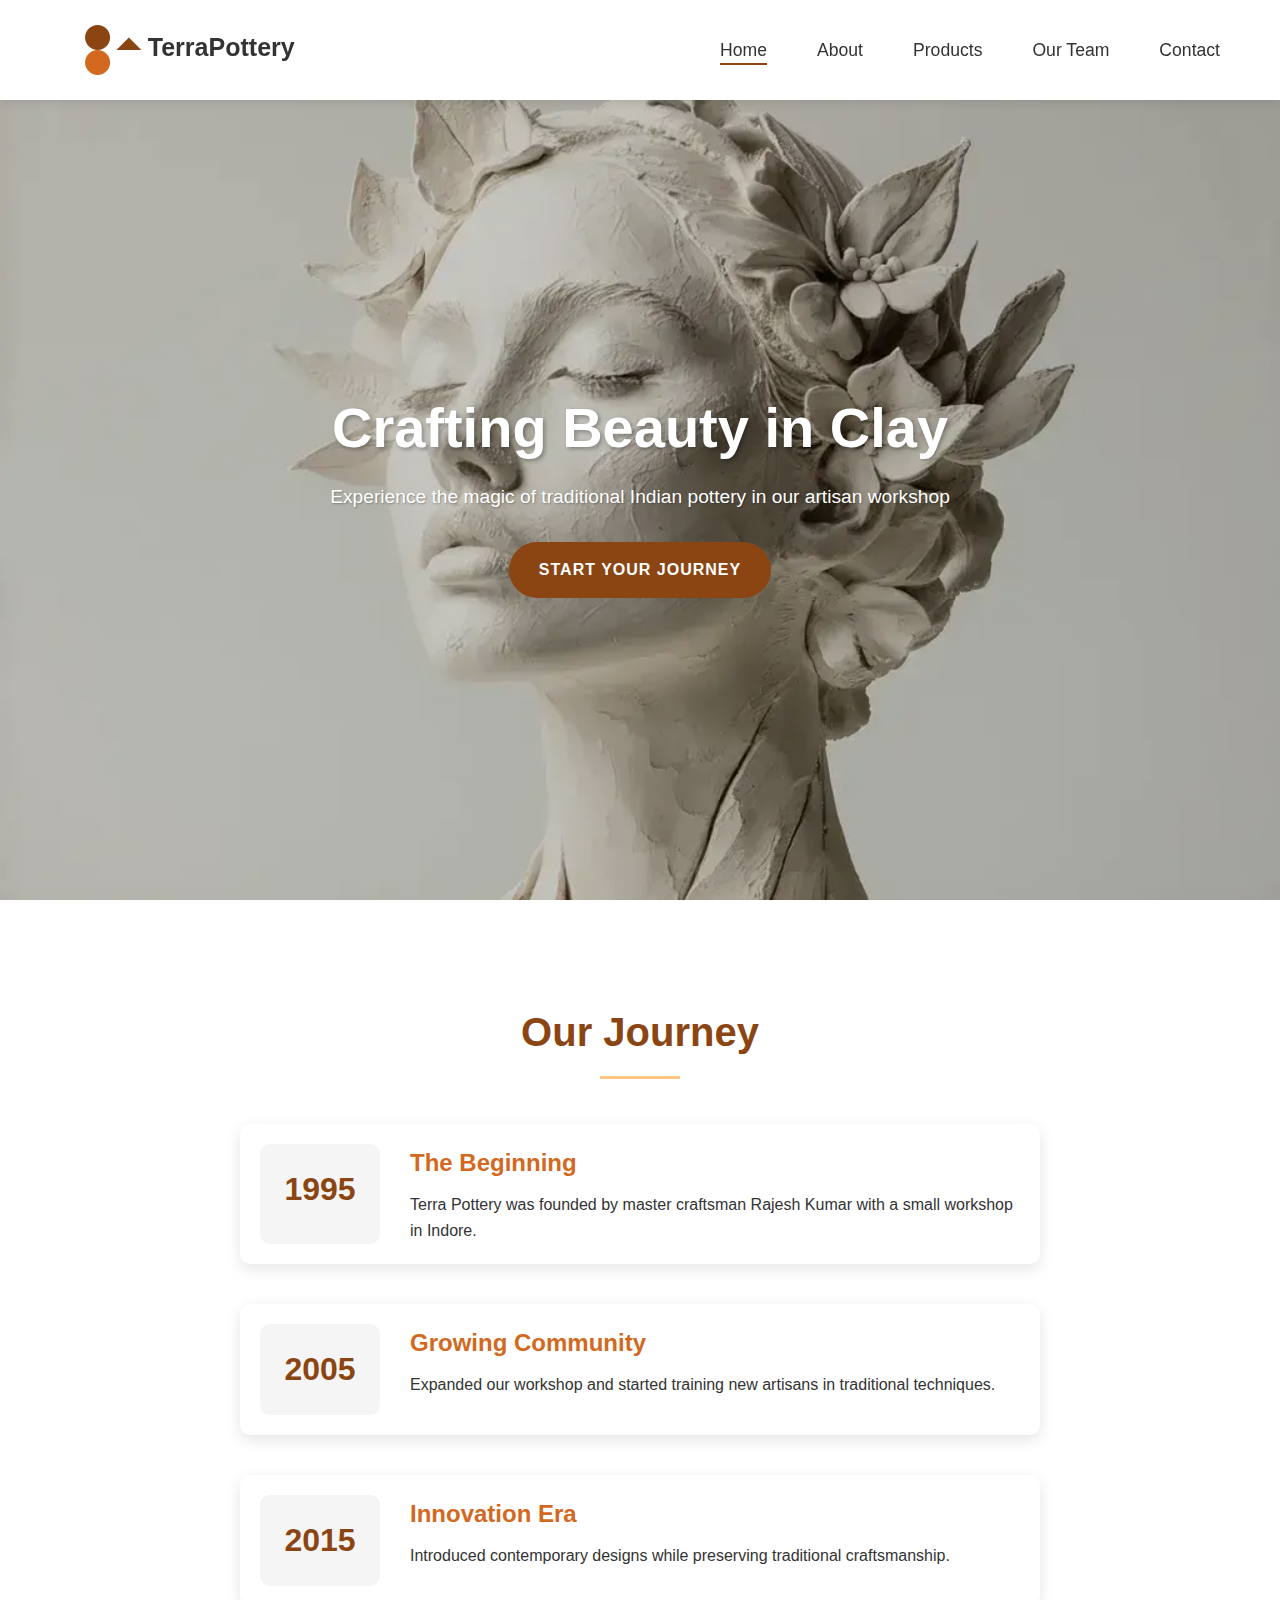
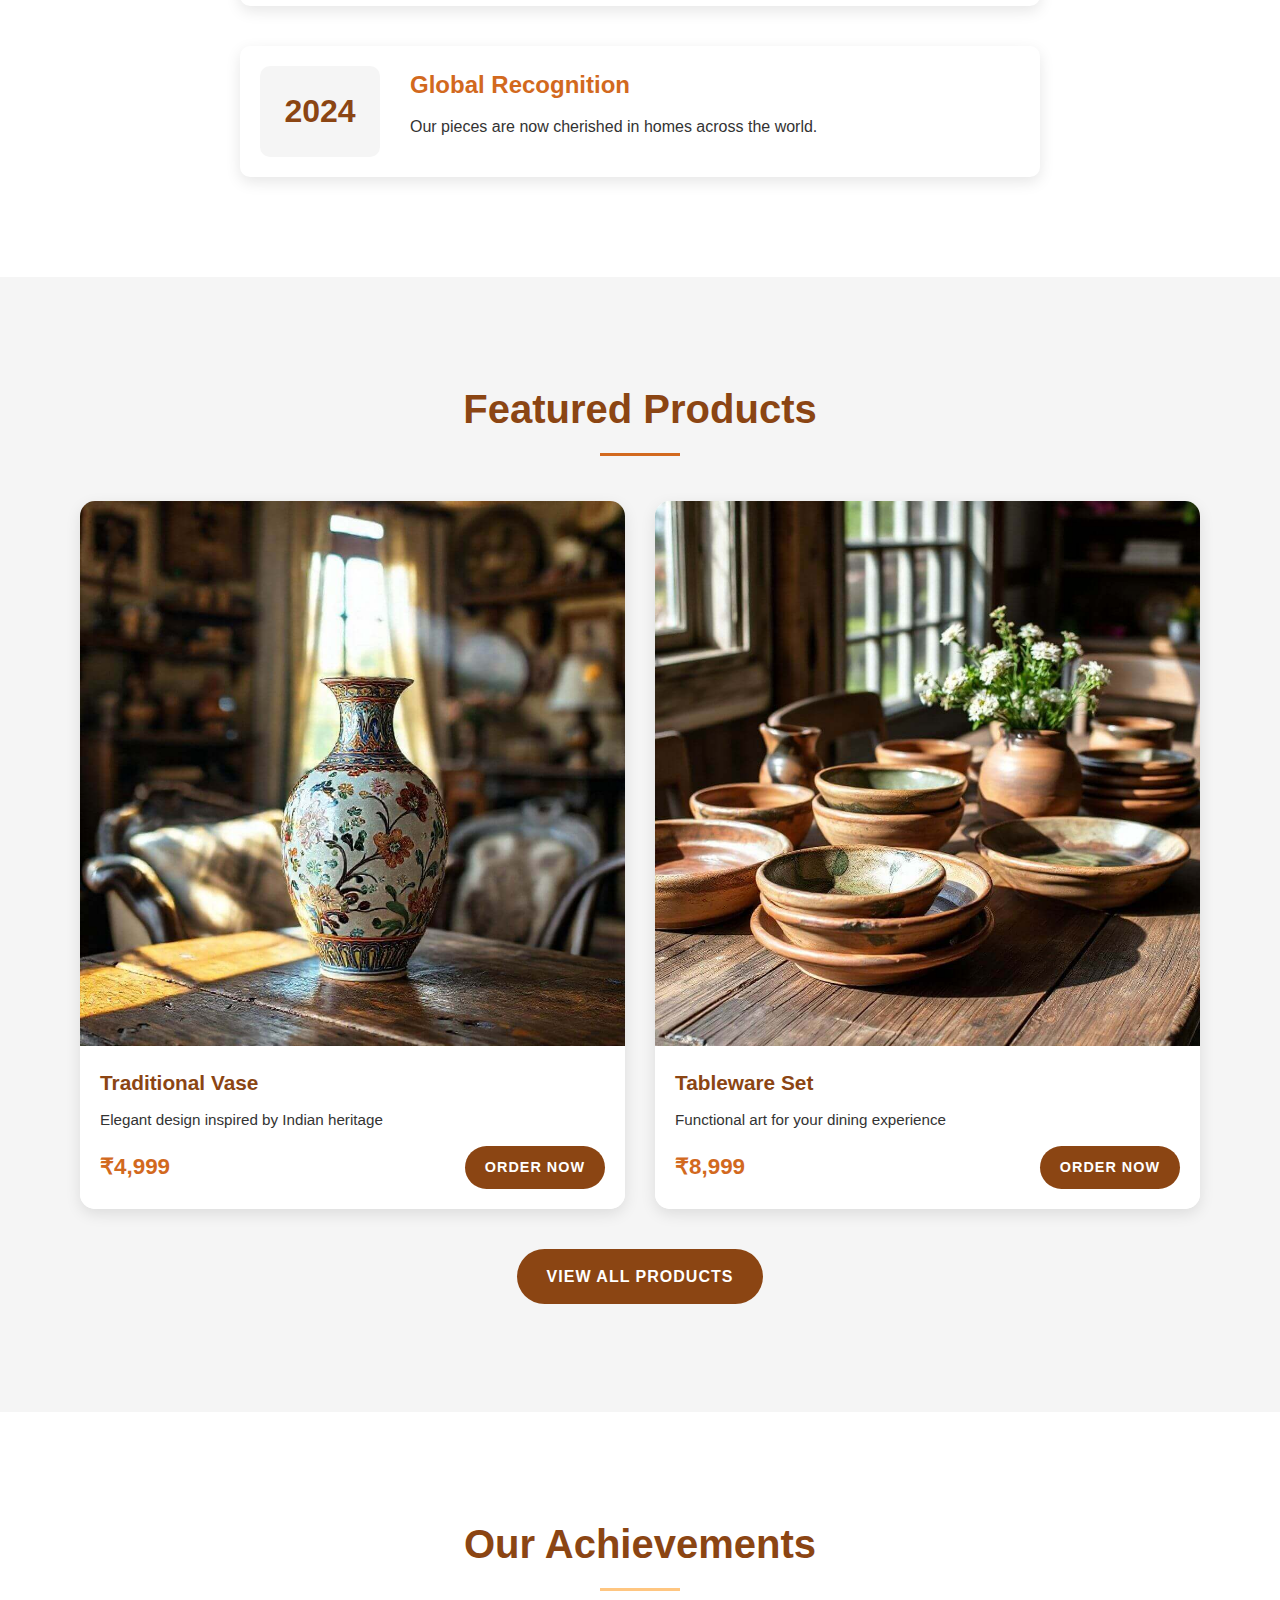
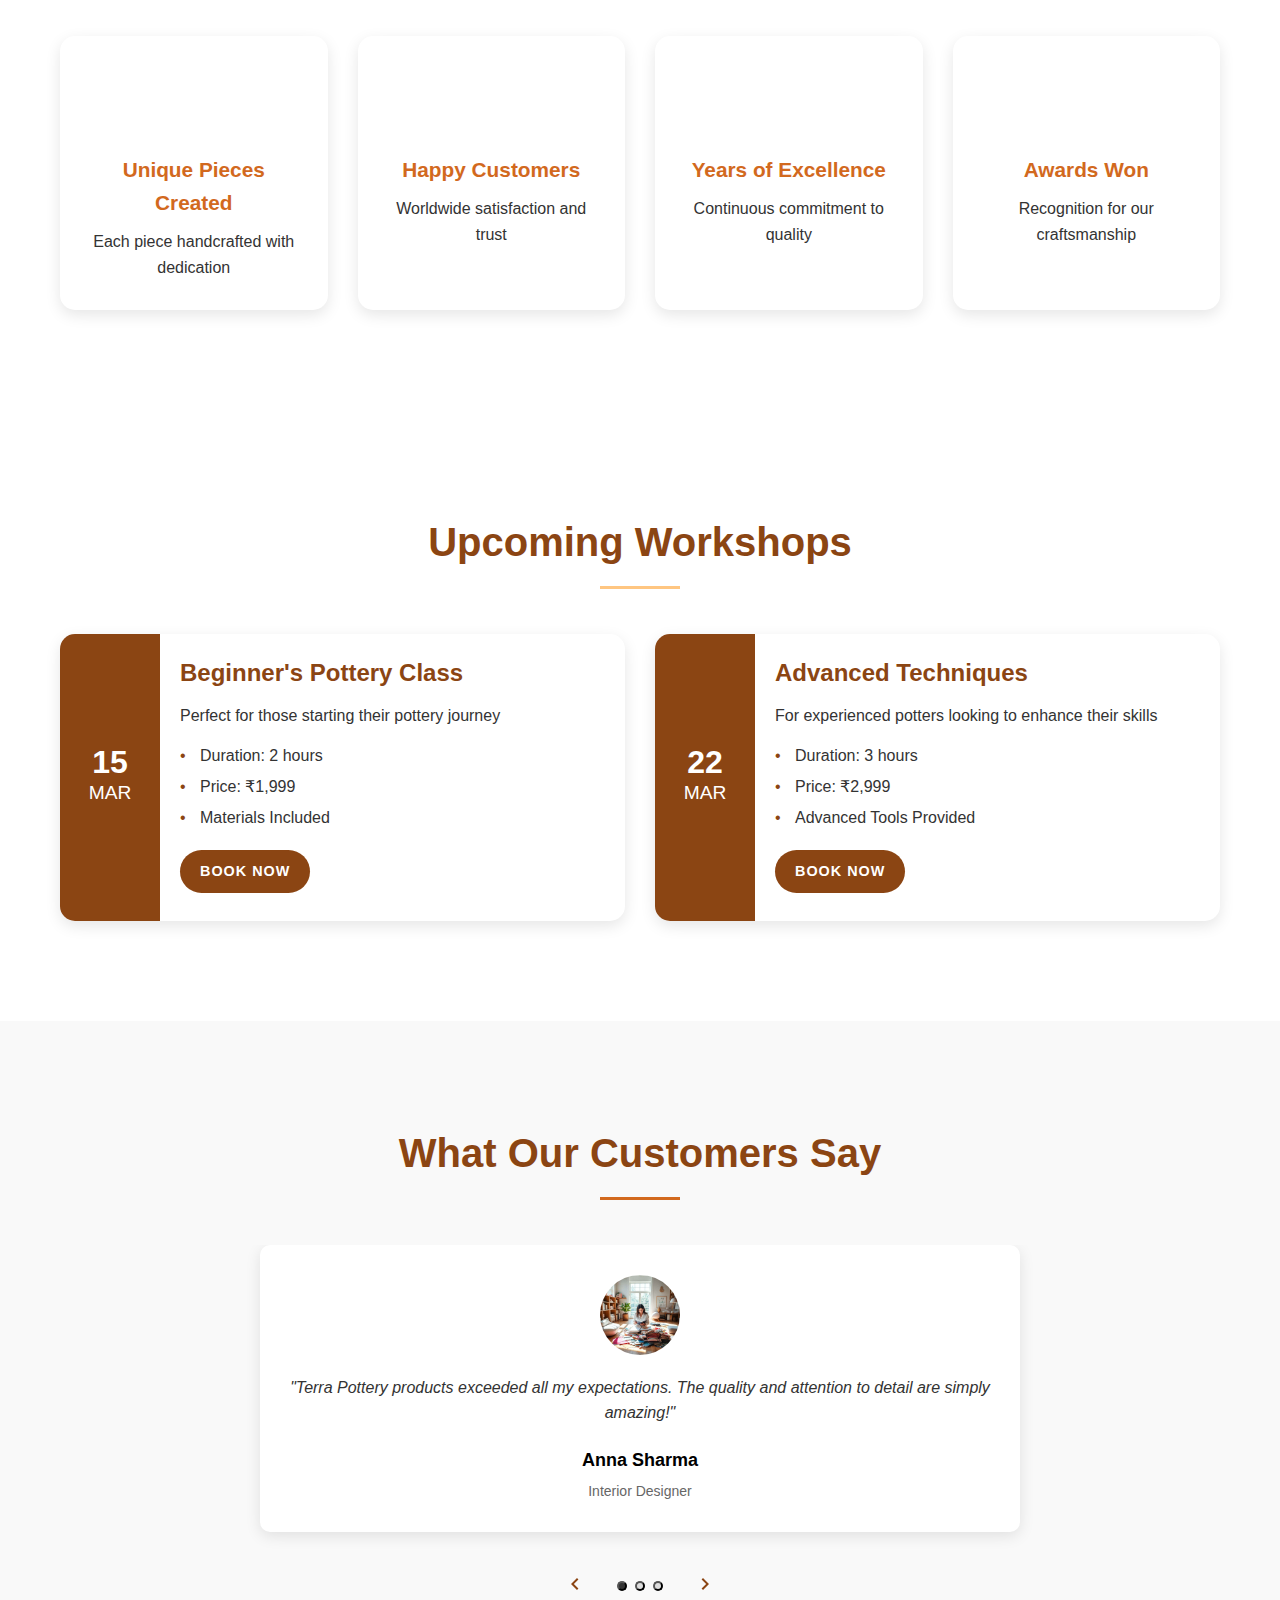
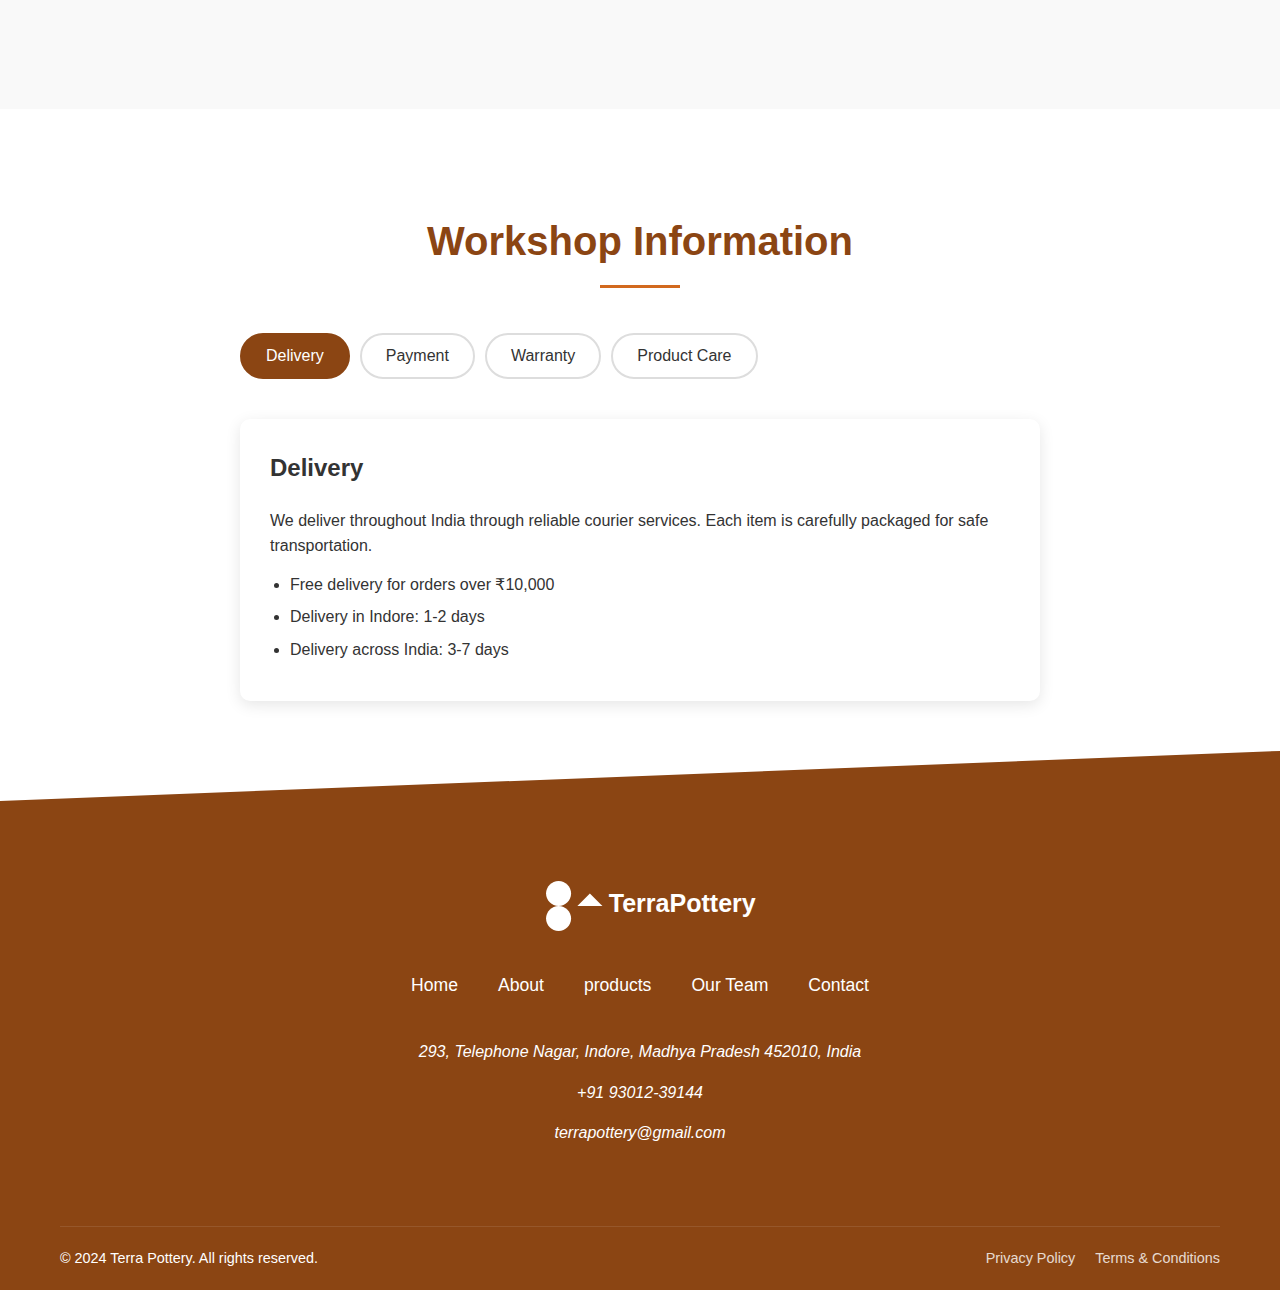
<file: index.html>
<!DOCTYPE html>
<html lang="en">
<head>
    <meta charset="UTF-8">
    <meta name="viewport" content="width=device-width, initial-scale=1.0">
    <title>Terra Pottery - Handcrafted Ceramic Art in India</title>
    <meta name="description" content="Discover unique handcrafted ceramic art at Terra Pottery. We create beautiful pottery, sculptures, and custom ceramic pieces in our traditional Indian workshop.">
    <link rel="stylesheet" href="css/style.css">
    <link rel="icon" type="image/svg+xml" href="img/favicon.svg">
</head>
<body>
    <header class="header">
        <div class="container">
            <div class="header__inner">
                <a href="index.html" class="logo">
                    <img src="img/logo.svg" alt="Terra Pottery logo" width="150" height="40">
                </a>
                <nav class="nav">
                    <button class="burger" aria-label="Open menu">
                        <span></span>
                        <span></span>
                        <span></span>
                    </button>
                    <ul class="nav__list">
                        <li><a href="index.html" class="nav__link active">Home</a></li>
                        <li><a href="about.html" class="nav__link">About</a></li>
                        <li><a href="products.html" class="nav__link">Products</a></li>
                        <li><a href="team.html" class="nav__link">Our Team</a></li>
                        <li><a href="contact.html" class="nav__link">Contact</a></li>
                    </ul>
                </nav>
            </div>
        </div>
    </header>

    <main>
        <section class="hero" id="home">
            <div class="container">
                <div class="hero__content">
                    <h1>Crafting Beauty in Clay</h1>
                    <p>Experience the magic of traditional Indian pottery in our artisan workshop</p>
                    <a href="contact.html" class="btn">Start Your Journey</a>
                </div>
            </div>
        </section>

        <section class="timeline section">
            <div class="container">
                <h2 class="section__title">Our Journey</h2>
                <div class="timeline__grid">
                    <div class="timeline__item">
                        <div class="timeline__year">1995</div>
                        <div class="timeline__content">
                            <h3>The Beginning</h3>
                            <p>Terra Pottery was founded by master craftsman Rajesh Kumar with a small workshop in Indore.</p>
                        </div>
                    </div>
                    <div class="timeline__item">
                        <div class="timeline__year">2005</div>
                        <div class="timeline__content">
                            <h3>Growing Community</h3>
                            <p>Expanded our workshop and started training new artisans in traditional techniques.</p>
                        </div>
                    </div>
                    <div class="timeline__item">
                        <div class="timeline__year">2015</div>
                        <div class="timeline__content">
                            <h3>Innovation Era</h3>
                            <p>Introduced contemporary designs while preserving traditional craftsmanship.</p>
                        </div>
                    </div>
                    <div class="timeline__item">
                        <div class="timeline__year">2024</div>
                        <div class="timeline__content">
                            <h3>Global Recognition</h3>
                            <p>Our pieces are now cherished in homes across the world.</p>
                        </div>
                    </div>
                </div>
            </div>
        </section>

        <section class="products section">
            <div class="container">
                <h2 class="section__title">Featured Products</h2>
                <div class="products__grid">
                    <div class="products__item">
                        <div class="products__image">
                            <img src="img/product1.jpg" alt="Traditional vase" width="300" height="300">
                        </div>
                        <div class="products__content">
                            <h3 class="products__title">Traditional Vase</h3>
                            <p class="products__text">Elegant design inspired by Indian heritage</p>
                            <div class="products__details">
                                <span class="products__price">₹4,999</span>
                                <a href="contact.html" class="btn btn--small">Order Now</a>
                            </div>
                        </div>
                    </div>
                    <div class="products__item">
                        <div class="products__image">
                            <img src="img/product2.jpg" alt="Tableware Set" width="300" height="300">
                        </div>
                        <div class="products__content">
                            <h3 class="products__title">Tableware Set</h3>
                            <p class="products__text">Functional art for your dining experience</p>
                            <div class="products__details">
                                <span class="products__price">₹8,999</span>
                                <a href="contact.html" class="btn btn--small">Order Now</a>
                            </div>
                        </div>
                    </div>
                </div>
                <div class="products__cta">
                    <a href="products.html" class="btn btn--large">View All Products</a>
                </div>
            </div>
        </section>

        <section class="stats section">
            <div class="container">
                <h2 class="section__title">Our Achievements</h2>
                <div class="stats__grid">
                    <div class="stats__item">
                        <div class="stats__number" data-number="5000">5,000+</div>
                        <h3 class="stats__title">Unique Pieces Created</h3>
                        <p class="stats__text">Each piece handcrafted with dedication</p>
                    </div>
                    <div class="stats__item">
                        <div class="stats__number" data-number="1000">1,000+</div>
                        <h3 class="stats__title">Happy Customers</h3>
                        <p class="stats__text">Worldwide satisfaction and trust</p>
                    </div>
                    <div class="stats__item">
                        <div class="stats__number" data-number="25">25+</div>
                        <h3 class="stats__title">Years of Excellence</h3>
                        <p class="stats__text">Continuous commitment to quality</p>
                    </div>
                    <div class="stats__item">
                        <div class="stats__number" data-number="50">50+</div>
                        <h3 class="stats__title">Awards Won</h3>
                        <p class="stats__text">Recognition for our craftsmanship</p>
                    </div>
                </div>
            </div>
        </section>

        <section class="workshops section">
            <div class="container">
                <h2 class="section__title">Upcoming Workshops</h2>
                <div class="workshops__grid">
                    <div class="workshops__item">
                        <div class="workshops__date">
                            <span class="workshops__day">15</span>
                            <span class="workshops__month">Mar</span>
                        </div>
                        <div class="workshops__content">
                            <h3 class="workshops__title">Beginner's Pottery Class</h3>
                            <p class="workshops__text">Perfect for those starting their pottery journey</p>
                            <ul class="workshops__details">
                                <li>Duration: 2 hours</li>
                                <li>Price: ₹1,999</li>
                                <li>Materials Included</li>
                            </ul>
                            <a href="contact.html" class="btn btn--small">Book Now</a>
                        </div>
                    </div>
                    <div class="workshops__item">
                        <div class="workshops__date">
                            <span class="workshops__day">22</span>
                            <span class="workshops__month">Mar</span>
                        </div>
                        <div class="workshops__content">
                            <h3 class="workshops__title">Advanced Techniques</h3>
                            <p class="workshops__text">For experienced potters looking to enhance their skills</p>
                            <ul class="workshops__details">
                                <li>Duration: 3 hours</li>
                                <li>Price: ₹2,999</li>
                                <li>Advanced Tools Provided</li>
                            </ul>
                            <a href="contact.html" class="btn btn--small">Book Now</a>
                        </div>
                    </div>
                </div>
            </div>
        </section>

        <section class="testimonials section">
            <div class="container">
                <h2 class="section__title">What Our Customers Say</h2>
                <div class="testimonials__slider">
                    <div class="testimonials__track">
                        <div class="testimonial__slide">
                            <div class="testimonial__content">
                                <img src="img/testimonial1.jpg" alt="Anna Sharma" class="testimonial__avatar">
                                <p class="testimonial__text">"Terra Pottery products exceeded all my expectations. The quality and attention to detail are simply amazing!"</p>
                                <div class="testimonial__author">
                                    <h4>Anna Sharma</h4>
                                    <p>Interior Designer</p>
                                </div>
                            </div>
                        </div>
                        <div class="testimonial__slide">
                            <div class="testimonial__content">
                                <img src="img/testimonial2.jpg" alt="Michael Verma" class="testimonial__avatar">
                                <p class="testimonial__text">"The pottery workshop opened up a whole new world of creativity for me. Professional instructors and great atmosphere!"</p>
                                <div class="testimonial__author">
                                    <h4>Michael Verma</h4>
                                    <p>Artist</p>
                                </div>
                            </div>
                        </div>
                        <div class="testimonial__slide">
                            <div class="testimonial__content">
                                <img src="img/testimonial3.jpg" alt="Elena Patel" class="testimonial__avatar">
                                <p class="testimonial__text">"I ordered a tea ceremony set - it's a true work of art! Now all my guests are delighted with our tea parties."</p>
                                <div class="testimonial__author">
                                    <h4>Elena Patel</h4>
                                    <p>Tea Ceremony Enthusiast</p>
                                </div>
                            </div>
                        </div>
                    </div>
                    <div class="testimonials__controls">
                        <button class="testimonials__btn testimonials__btn--prev" aria-label="Previous review">
                            <svg class="icon" width="24" height="24" viewBox="0 0 24 24">
                                <path d="M15.41 7.41L14 6l-6 6 6 6 1.41-1.41L10.83 12z"/>
                            </svg>
                        </button>
                        <div class="testimonials__dots"></div>
                        <button class="testimonials__btn testimonials__btn--next" aria-label="Next review">
                            <svg class="icon" width="24" height="24" viewBox="0 0 24 24">
                                <path d="M8.59 16.59L10 18l6-6-6-6-1.41 1.41L13.17 12z"/>
                            </svg>
                        </button>
                    </div>
                </div>
            </div>
        </section>

        <section class="info-tabs section">
            <div class="container">
                <h2 class="section__title">Workshop Information</h2>
                <div class="tabs">
                    <div class="tabs__nav">
                        <button class="tabs__btn active" data-tab="delivery">Delivery</button>
                        <button class="tabs__btn" data-tab="payment">Payment</button>
                        <button class="tabs__btn" data-tab="warranty">Warranty</button>
                        <button class="tabs__btn" data-tab="care">Product Care</button>
                    </div>
                    <div class="tabs__content">
                        <div class="tabs__pane active" id="delivery">
                            <h3>Delivery</h3>
                            <p>We deliver throughout India through reliable courier services. Each item is carefully packaged for safe transportation.</p>
                            <ul>
                                <li>Free delivery for orders over ₹10,000</li>
                                <li>Delivery in Indore: 1-2 days</li>
                                <li>Delivery across India: 3-7 days</li>
                            </ul>
                        </div>
                        <div class="tabs__pane" id="payment">
                            <h3>Payment</h3>
                            <p>We accept various payment methods for your convenience:</p>
                            <ul>
                                <li>Credit/Debit Cards</li>
                                <li>UPI Payments</li>
                                <li>Bank Transfer</li>
                                <li>Cash on Delivery</li>
                            </ul>
                        </div>
                        <div class="tabs__pane" id="warranty">
                            <h3>Warranty</h3>
                            <p>We guarantee the quality of our products:</p>
                            <ul>
                                <li>30-day return policy</li>
                                <li>6-month warranty against manufacturing defects</li>
                                <li>Free replacement for shipping damage</li>
                            </ul>
                        </div>
                        <div class="tabs__pane" id="care">
                            <h3>Product Care</h3>
                            <p>Recommendations for ceramic product care:</p>
                            <ul>
                                <li>Hand wash with warm water</li>
                                <li>Avoid sudden temperature changes</li>
                                <li>Do not use abrasive cleaners</li>
                                <li>Store in a dry place</li>
                            </ul>
                        </div>
                    </div>
                </div>
            </div>
        </section>
    </main>

    <footer class="footer">
        <div class="container">
            <div class="footer__content">
                <div class="footer__logo">
                    <img src="img/logo-white.svg" alt="Terra Pottery logo" width="150" height="40">
                </div>
                <nav class="footer__nav">
                    <ul>
                        <li><a href="index.html">Home</a></li>
                        <li><a href="about.html">About</a></li>
                        <li><a href="products.html">products</a></li>
                        <li><a href="team.html">Our Team</a></li>
                        <li><a href="contact.html">Contact</a></li>
                    </ul>
                </nav>
                <address class="footer__contact">
                    <a href="https://maps.app.goo.gl/3uGSs3pe9WfCmcFN7" target="_blank">293, Telephone Nagar, Indore, Madhya Pradesh 452010, India</a>
                    <a href="tel:+919301239144">+91 93012-39144</a>
                    <a href="mailto:terrapottery@gmail.com">terrapottery@gmail.com</a>
                </address>
                
            </div>
            <div class="footer__bottom">
                <div class="footer__bottom-content">
                    <p>&copy; 2024 Terra Pottery. All rights reserved.</p>
                    <div class="footer__links">
                        <a href="privacy-policy.html">Privacy Policy</a>
                        <a href="terms-conditions.html">Terms & Conditions</a>
                    </div>
                </div>
            </div>
        </div>
    </footer>

    <script src="js/main.js"></script>
</body>
</html>
</file>
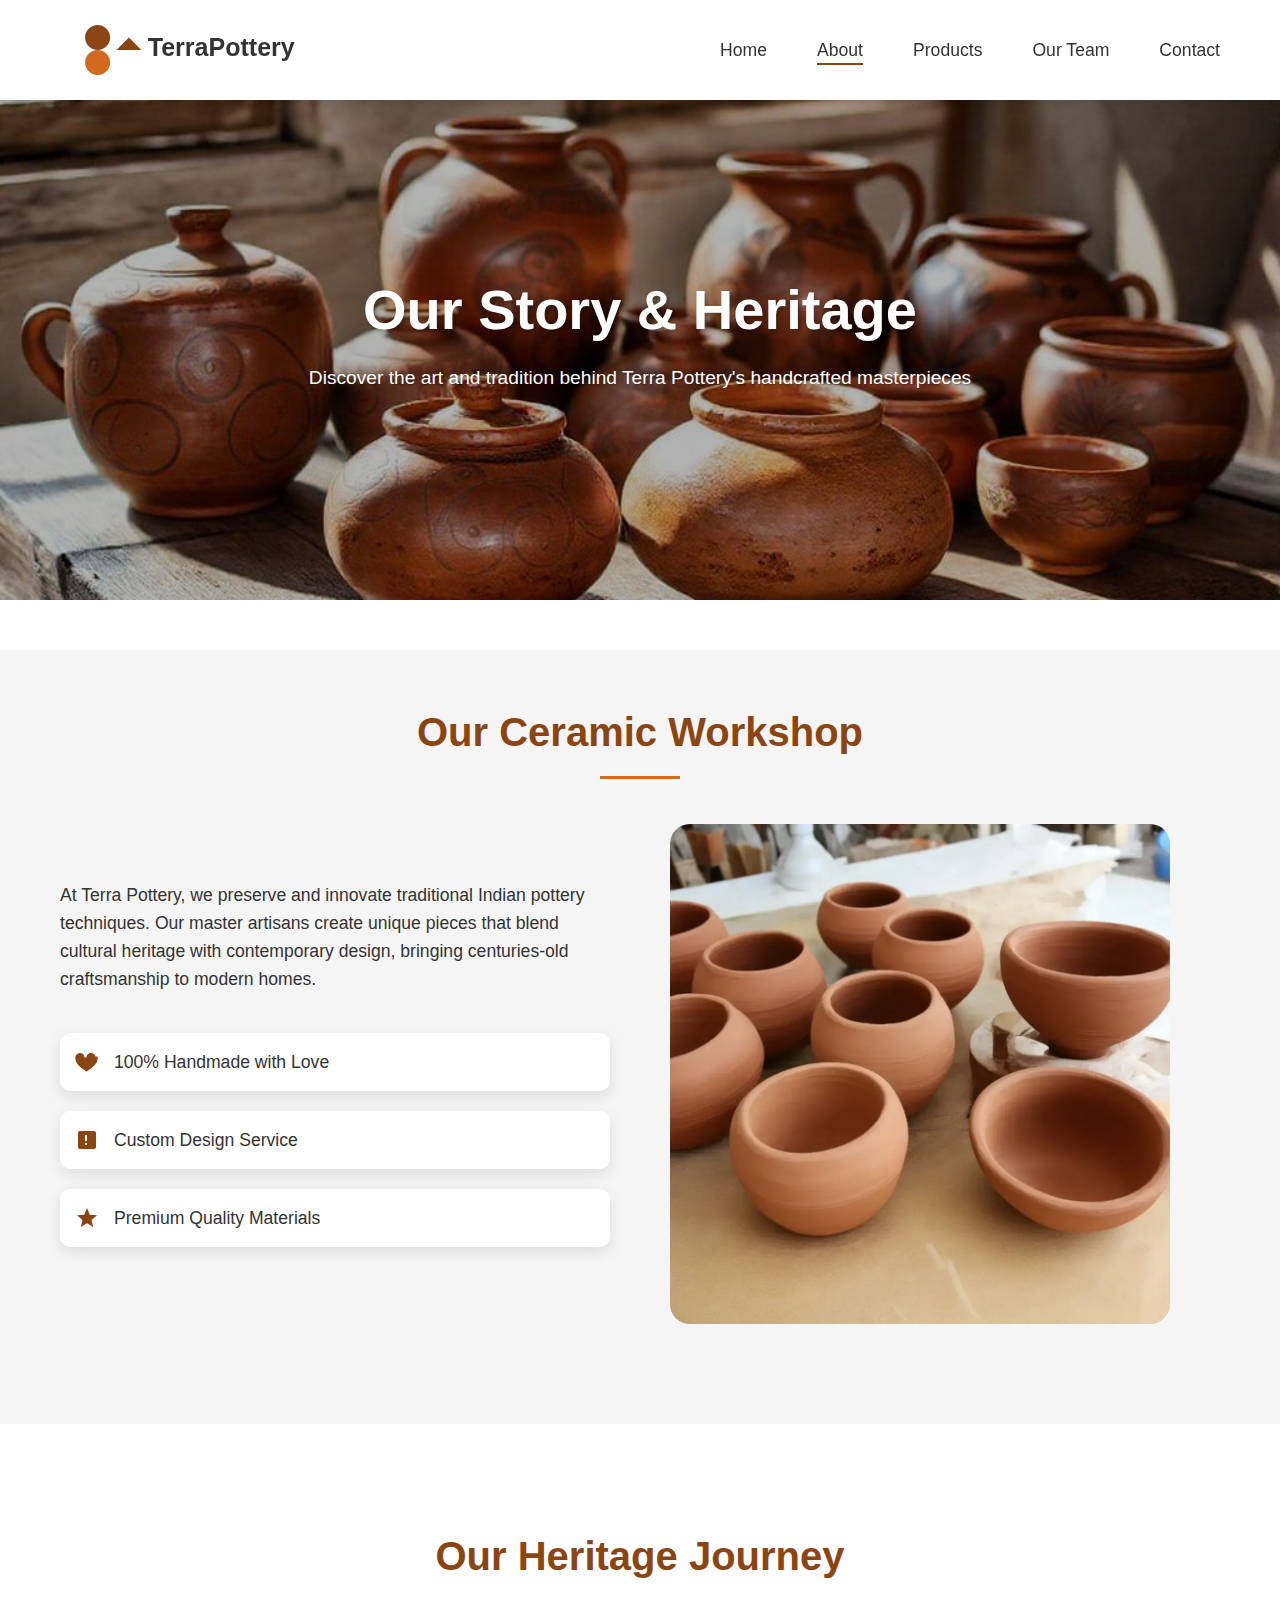
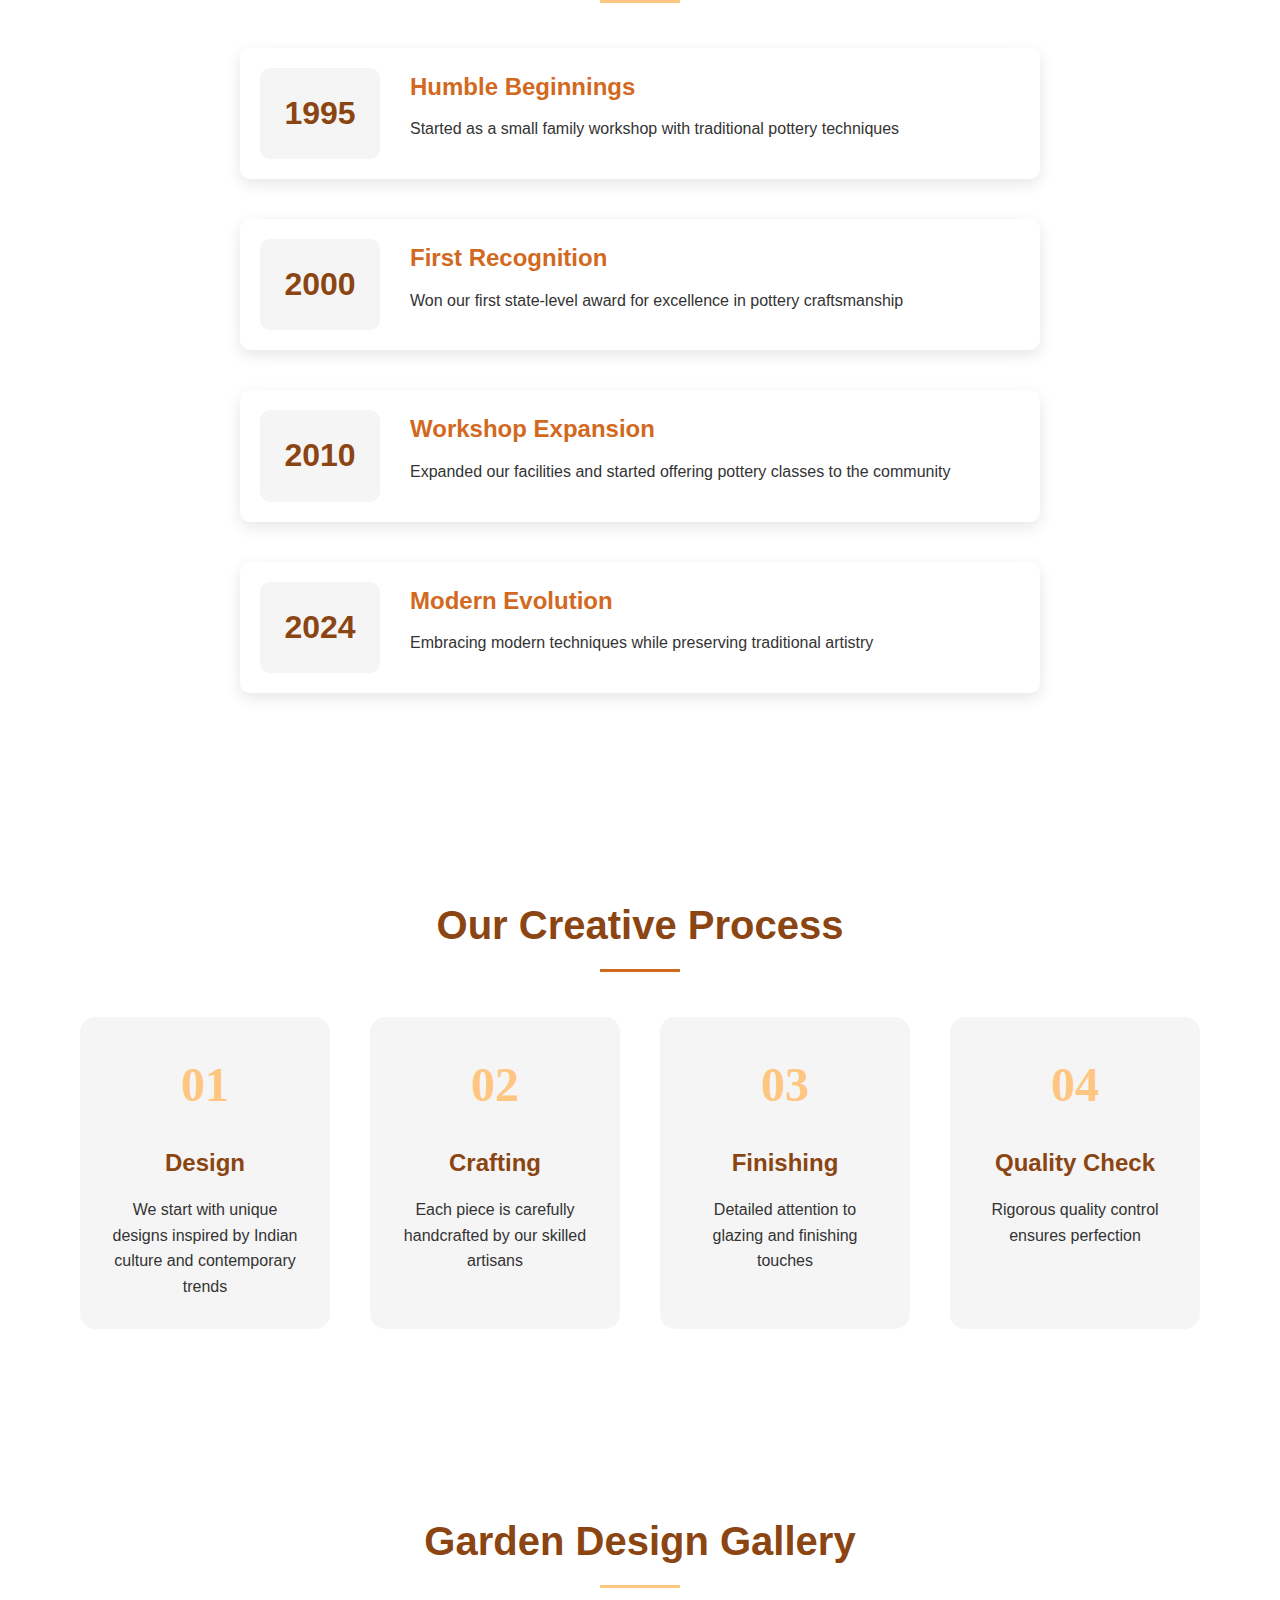
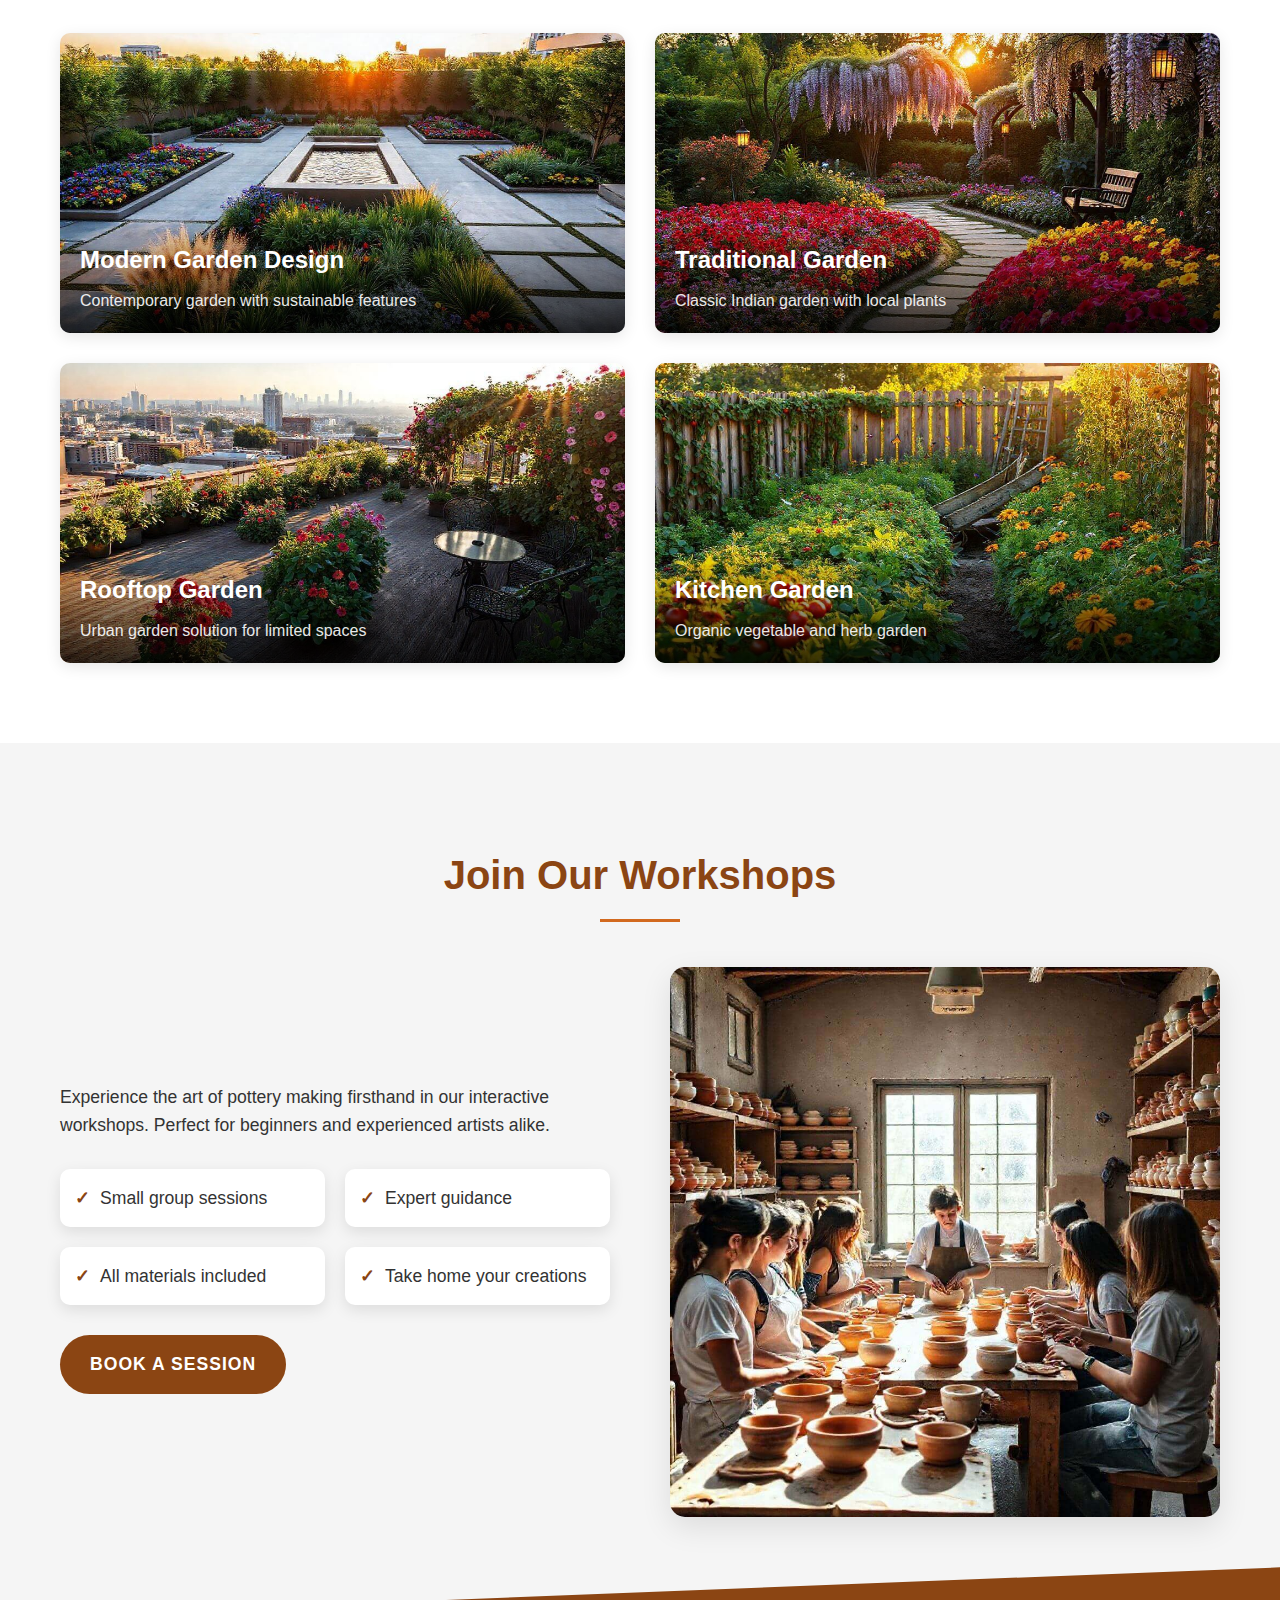
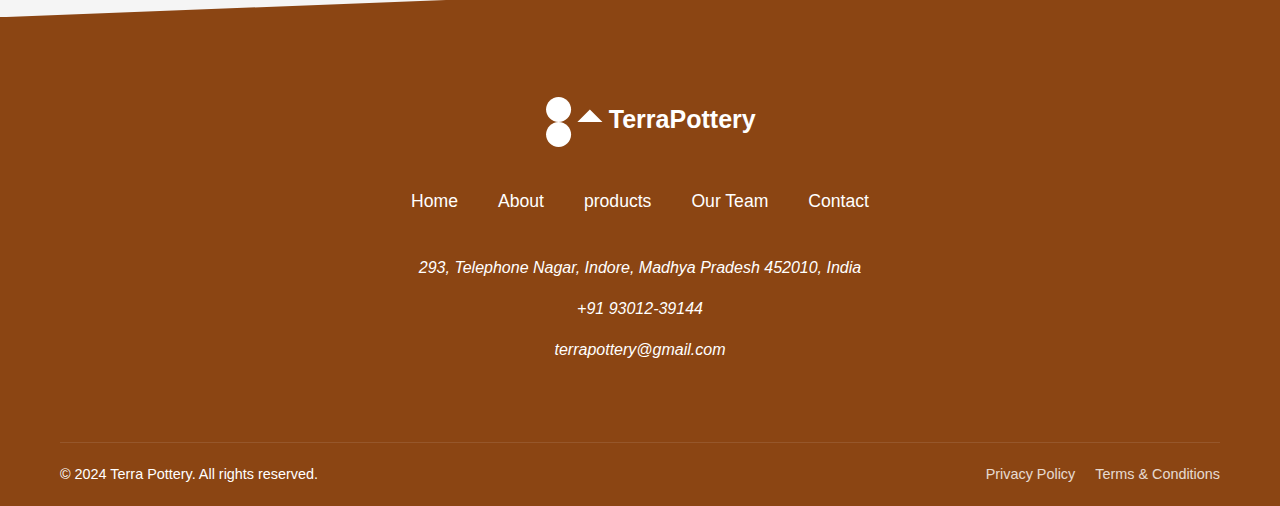
<file: about.html>
<!DOCTYPE html>
<html lang="en">
<head>
    <meta charset="UTF-8">
    <meta name="viewport" content="width=device-width, initial-scale=1.0">
    <title>About Us - Terra Pottery</title>
    <meta name="description" content="Learn more about Terra Pottery workshop and our ceramic creation process.">
    <link rel="stylesheet" href="css/style.css">
    <link rel="icon" type="image/svg+xml" href="img/favicon.svg">
</head>
<body>
    <header class="header">
        <div class="container">
            <div class="header__inner">
                <a href="index.html" class="logo">
                    <img src="img/logo.svg" alt="Terra Pottery logo" width="150" height="40">
                </a>
                <nav class="nav">
                    <button class="burger" aria-label="Open menu">
                        <span></span>
                        <span></span>
                        <span></span>
                    </button>
                    <ul class="nav__list">
                        <li><a href="index.html" class="nav__link">Home</a></li>
                        <li><a href="about.html" class="nav__link active">About</a></li>
                        <li><a href="products.html" class="nav__link">Products</a></li>
                        <li><a href="team.html" class="nav__link">Our Team</a></li>
                        <li><a href="contact.html" class="nav__link">Contact</a></li>
                    </ul>
                </nav>
            </div>
        </div>
    </header>

    <main>
        <section class="hero" id="about-hero">
            <div class="container">
                <div class="hero__content">
                    <h1>Our Story & Heritage</h1>
                    <p>Discover the art and tradition behind Terra Pottery's handcrafted masterpieces</p>
                </div>
            </div>
        </section>

        <section class="about section">
            <div class="container">
                <h2 class="section__title">Our Ceramic Workshop</h2>
                <div class="about__content">
                    <div class="about__text">
                        <p>At Terra Pottery, we preserve and innovate traditional Indian pottery techniques. Our master artisans create unique pieces that blend cultural heritage with contemporary design, bringing centuries-old craftsmanship to modern homes.</p>
                        <ul class="about__features">
                            <li>
                                <svg class="icon" width="24" height="24" viewBox="0 0 24 24">
                                    <path d="M20.5 6.5c-.5-2-2.5-3.5-4.5-3.5-2.5 0-4.5 2-4.5 4.5h-2C9.5 5 7.5 3 5 3 3 3 1 4.5.5 6.5c-1 4 1.5 8 6 11.5l4 3c.5.5 1.5.5 2 0l4-3c4.5-3.5 7-7.5 6-11.5z"/>
                                </svg>
                                <span>100% Handmade with Love</span>
                            </li>
                            <li>
                                <svg class="icon" width="24" height="24" viewBox="0 0 24 24">
                                    <path d="M19 3H5c-1.1 0-2 .9-2 2v14c0 1.1.9 2 2 2h14c1.1 0 2-.9 2-2V5c0-1.1-.9-2-2-2zm-7 14h-2v-2h2v2zm0-4h-2V7h2v6z"/>
                                </svg>
                                <span>Custom Design Service</span>
                            </li>
                            <li>
                                <svg class="icon" width="24" height="24" viewBox="0 0 24 24">
                                    <path d="M12 17.27L18.18 21l-1.64-7.03L22 9.24l-7.19-.61L12 2 9.19 8.63 2 9.24l5.46 4.73L5.82 21z"/>
                                </svg>
                                <span>Premium Quality Materials</span>
                            </li>
                        </ul>
                    </div>
                    <div class="about__image">
                        <img src="img/workshop.webp" alt="Terra Pottery ceramic workshop" width="500" height="400">
                    </div>
                </div>
            </div>
        </section>

        <section class="timeline section">
            <div class="container">
                <h2 class="section__title">Our Heritage Journey</h2>
                <div class="timeline__grid">
                    <div class="timeline__item">
                        <div class="timeline__year">1995</div>
                        <div class="timeline__content">
                            <h3>Humble Beginnings</h3>
                            <p>Started as a small family workshop with traditional pottery techniques</p>
                        </div>
                    </div>
                    <div class="timeline__item">
                        <div class="timeline__year">2000</div>
                        <div class="timeline__content">
                            <h3>First Recognition</h3>
                            <p>Won our first state-level award for excellence in pottery craftsmanship</p>
                        </div>
                    </div>
                    <div class="timeline__item">
                        <div class="timeline__year">2010</div>
                        <div class="timeline__content">
                            <h3>Workshop Expansion</h3>
                            <p>Expanded our facilities and started offering pottery classes to the community</p>
                        </div>
                    </div>
                    <div class="timeline__item">
                        <div class="timeline__year">2024</div>
                        <div class="timeline__content">
                            <h3>Modern Evolution</h3>
                            <p>Embracing modern techniques while preserving traditional artistry</p>
                        </div>
                    </div>
                </div>
            </div>
        </section>

        <section class="process section">
            <div class="container">
                <h2 class="section__title">Our Creative Process</h2>
                <div class="process__grid">
                    <div class="process__item">
                        <div class="process__number">01</div>
                        <h3>Design</h3>
                        <p>We start with unique designs inspired by Indian culture and contemporary trends</p>
                    </div>
                    <div class="process__item">
                        <div class="process__number">02</div>
                        <h3>Crafting</h3>
                        <p>Each piece is carefully handcrafted by our skilled artisans</p>
                    </div>
                    <div class="process__item">
                        <div class="process__number">03</div>
                        <h3>Finishing</h3>
                        <p>Detailed attention to glazing and finishing touches</p>
                    </div>
                    <div class="process__item">
                        <div class="process__number">04</div>
                        <h3>Quality Check</h3>
                        <p>Rigorous quality control ensures perfection</p>
                    </div>
                </div>
            </div>
        </section>

        <section class="garden-gallery">
            <div class="container">
                <h2 class="section__title">Garden Design Gallery</h2>
                <div class="gallery-grid">
                    <div class="gallery-item">
                        <img src="img/garden1.jpg" alt="Modern Garden Design" class="gallery-item__image">
                        <div class="gallery-item__content">
                            <h3>Modern Garden Design</h3>
                            <p>Contemporary garden with sustainable features</p>
                        </div>
                    </div>
                    <div class="gallery-item">
                        <img src="img/garden2.jpg" alt="Traditional Garden" class="gallery-item__image">
                        <div class="gallery-item__content">
                            <h3>Traditional Garden</h3>
                            <p>Classic Indian garden with local plants</p>
                        </div>
                    </div>
                    <div class="gallery-item">
                        <img src="img/garden3.jpg" alt="Rooftop Garden" class="gallery-item__image">
                        <div class="gallery-item__content">
                            <h3>Rooftop Garden</h3>
                            <p>Urban garden solution for limited spaces</p>
                        </div>
                    </div>
                    <div class="gallery-item">
                        <img src="img/garden4.jpg" alt="Kitchen Garden" class="gallery-item__image">
                        <div class="gallery-item__content">
                            <h3>Kitchen Garden</h3>
                            <p>Organic vegetable and herb garden</p>
                        </div>
                    </div>
                </div>
            </div>
        </section>
        <section class="workshop section">
            <div class="container">
                <h2 class="section__title">Join Our Workshops</h2>
                <div class="workshop__content">
                    <div class="workshop__text">
                        <p>Experience the art of pottery making firsthand in our interactive workshops. Perfect for beginners and experienced artists alike.</p>
                        <ul class="workshop__features">
                            <li>Small group sessions</li>
                            <li>Expert guidance</li>
                            <li>All materials included</li>
                            <li>Take home your creations</li>
                        </ul>
                        <a href="contact.html" class="btn">Book a Session</a>
                    </div>
                    <div class="workshop__image">
                        <img src="img/workshop-class.jpg" alt="Pottery workshop class" width="500" height="300">
                    </div>
                </div>
            </div>
        </section>
    </main>

    <footer class="footer">
			<div class="container">
					<div class="footer__content">
							<div class="footer__logo">
									<img src="img/logo-white.svg" alt="Terra Pottery logo" width="150" height="40">
							</div>
							<nav class="footer__nav">
									<ul>
											<li><a href="index.html">Home</a></li>
											<li><a href="about.html">About</a></li>
											<li><a href="products.html">products</a></li>
											<li><a href="team.html">Our Team</a></li>
											<li><a href="contact.html">Contact</a></li>
									</ul>
							</nav>
							<address class="footer__contact">
									<a href="https://maps.app.goo.gl/3uGSs3pe9WfCmcFN7" target="_blank">293, Telephone Nagar, Indore, Madhya Pradesh 452010, India</a>
									<a href="tel:+919301239144">+91 93012-39144</a>
									<a href="mailto:terrapottery@gmail.com">terrapottery@gmail.com</a>
							</address>
					</div>
					<div class="footer__bottom">
							<div class="footer__bottom-content">
									<p>&copy; 2024 Terra Pottery. All rights reserved.</p>
									<div class="footer__links">
											<a href="privacy-policy.html">Privacy Policy</a>
											<a href="terms-conditions.html">Terms & Conditions</a>
									</div>
							</div>
					</div>
			</div>
	</footer>

    <script src="js/main.js"></script>
</body>
</html>
</file>
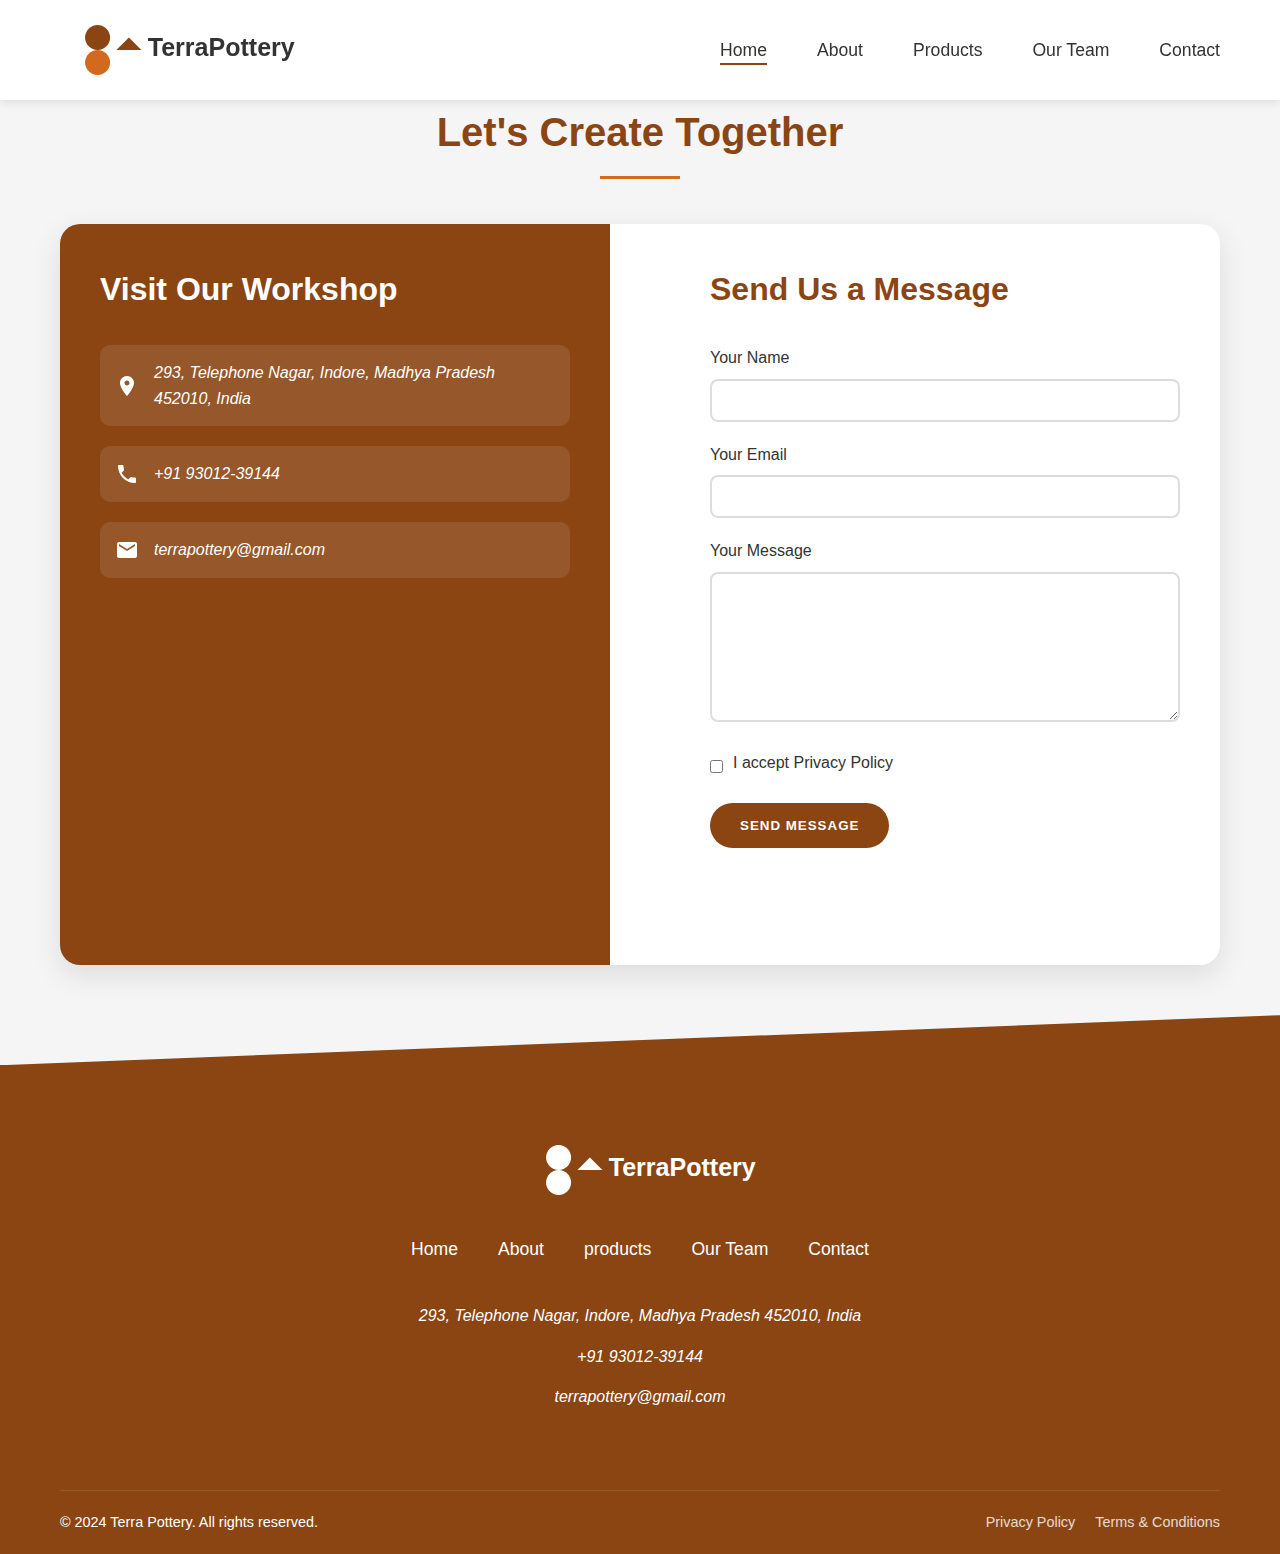
<file: contact.html>
<!DOCTYPE html>
<html lang="en">
  <head>
    <meta charset="UTF-8" />
    <meta name="viewport" content="width=device-width, initial-scale=1.0" />
    <title>Contact Us - TerraPottery Ceramic Workshop</title>
    <meta
      name="description"
      content="Get in touch with TerraPottery. Visit our workshop in Jaipur or contact us for custom ceramic art pieces, pottery classes, and collaboration opportunities."
    />
    <link rel="stylesheet" href="css/style.css" />
    <link rel="icon" type="image/svg+xml" href="img/favicon.svg" />
  </head>
  <body>
    <header class="header">
			<div class="container">
					<div class="header__inner">
							<a href="index.html" class="logo">
									<img src="img/logo.svg" alt="Terra Pottery logo" width="150" height="40">
							</a>
							<nav class="nav">
									<button class="burger" aria-label="Open menu">
											<span></span>
											<span></span>
											<span></span>
									</button>
									<ul class="nav__list">
											<li><a href="index.html" class="nav__link active">Home</a></li>
											<li><a href="about.html" class="nav__link">About</a></li>
											<li><a href="products.html" class="nav__link">Products</a></li>
											<li><a href="team.html" class="nav__link">Our Team</a></li>
											<li><a href="contact.html" class="nav__link">Contact</a></li>
									</ul>
							</nav>
					</div>
			</div>
	</header>

    <main>
      <section class="contact">
        <div class="container">
          <h1>Let's Create Together</h1>
          <div class="contact__content">
            <div class="contact__info">
              <h2>Visit Our Workshop</h2>
              <address class="contact__details">
                <div class="contact__item">
                  <svg class="icon" width="24" height="24" viewBox="0 0 24 24">
                    <path d="M12 2C8.13 2 5 5.13 5 9c0 5.25 7 13 7 13s7-7.75 7-13c0-3.87-3.13-7-7-7zm0 9.5c-1.38 0-2.5-1.12-2.5-2.5s1.12-2.5 2.5-2.5 2.5 1.12 2.5 2.5-1.12 2.5-2.5 2.5z"/>
                  </svg>
                  <a
                    href="https://maps.app.goo.gl/3uGSs3pe9WfCmcFN7"
                    target="_blank"
                  >
                    293, Telephone Nagar, Indore, Madhya Pradesh 452010, India
                  </a>
                </div>
                <div class="contact__item">
                  <svg class="icon" width="24" height="24" viewBox="0 0 24 24">
                    <path d="M6.62 10.79c1.44 2.83 3.76 5.14 6.59 6.59l2.2-2.2c.27-.27.67-.36 1.02-.24 1.12.37 2.33.57 3.57.57.55 0 1 .45 1 1V20c0 .55-.45 1-1 1-9.39 0-17-7.61-17-17 0-.55.45-1 1-1h3.5c.55 0 1 .45 1 1 0 1.25.2 2.45.57 3.57.11.35.03.74-.25 1.02l-2.2 2.2z"/>
                  </svg>
                  <a href="tel:+919301239144">+91 93012-39144</a>
                </div>
                <div class="contact__item">
                  <svg class="icon" width="24" height="24" viewBox="0 0 24 24">
                    <path d="M20 4H4c-1.1 0-1.99.9-1.99 2L2 18c0 1.1.9 2 2 2h16c1.1 0 2-.9 2-2V6c0-1.1-.9-2-2-2zm0 4l-8 5-8-5V6l8 5 8-5v2z"/>
                  </svg>
                  <a href="mailto:terrapottery@gmail.com"
                    >terrapottery@gmail.com</a
                  >
                </div>
              </address>
              <div class="contact__map">
                <iframe
                  src="https://www.google.com/maps/embed?pb=!1m18!1m12!1m3!1d857.7455990515871!2d75.8969201813545!3d22.722297799999993!2m3!1f0!2f0!3f0!3m2!1i1024!2i768!4f13.1!3m3!1m2!1s0x3962fd3491829787%3A0x3f5d6418ac261268!2zMjkzLCBUZWxlcGhvbmUgTmFnYXIsIEluZG9yZSwgTWFkaHlhIFByYWRlc2ggNDUyMDEwLCDQmNC90LTQuNGP!5e1!3m2!1sru!2sru!4v1737127614938!5m2!1sru!2sru"
                  width="600"
                  height="450"
                  style="border: 0"
                  allowfullscreen=""
                  referrerpolicy="no-referrer-when-downgrade"
                ></iframe>
              </div>
            </div>
            <div class="contact__form">
              <h2>Send Us a Message</h2>
              <form action="thanks_form.php" method="POST">
                <div class="form__group">
                  <label for="name">Your Name</label>
                  <input type="text" id="name" name="name" required />
                </div>
                <div class="form__group">
                  <label for="email">Your Email</label>
                  <input type="email" id="email" name="email" required />
                </div>
                <div class="form__group">
                  <label for="message">Your Message</label>
                  <textarea id="message" name="message" required></textarea>
                </div>
                <div class="form__group form__group--checkbox">
                  <input
                    type="checkbox"
                    id="privacy"
                    name="privacy"
                    value="on"
                    required
                  />
                  <label for="privacy"
                    >I accept
                    <a href="privacy-policy.html">Privacy Policy</a></label
                  >
                </div>
                <button type="submit" class="btn">Send Message</button>
              </form>
            </div>
          </div>
        </div>
      </section>
    </main>

    <footer class="footer">
			<div class="container">
					<div class="footer__content">
							<div class="footer__logo">
									<img src="img/logo-white.svg" alt="Terra Pottery logo" width="150" height="40">
							</div>
							<nav class="footer__nav">
									<ul>
											<li><a href="index.html">Home</a></li>
											<li><a href="about.html">About</a></li>
											<li><a href="products.html">products</a></li>
											<li><a href="team.html">Our Team</a></li>
											<li><a href="contact.html">Contact</a></li>
									</ul>
							</nav>
							<address class="footer__contact">
									<a href="https://maps.app.goo.gl/3uGSs3pe9WfCmcFN7" target="_blank">293, Telephone Nagar, Indore, Madhya Pradesh 452010, India</a>
									<a href="tel:+919301239144">+91 93012-39144</a>
									<a href="mailto:terrapottery@gmail.com">terrapottery@gmail.com</a>
							</address>
					</div>
					<div class="footer__bottom">
							<div class="footer__bottom-content">
									<p>&copy; 2024 Terra Pottery. All rights reserved.</p>
									<div class="footer__links">
											<a href="privacy-policy.html">Privacy Policy</a>
											<a href="terms-conditions.html">Terms & Conditions</a>
									</div>
							</div>
					</div>
			</div>
	</footer>

    <script src="js/main.js"></script>
  </body>
</html>
</file>
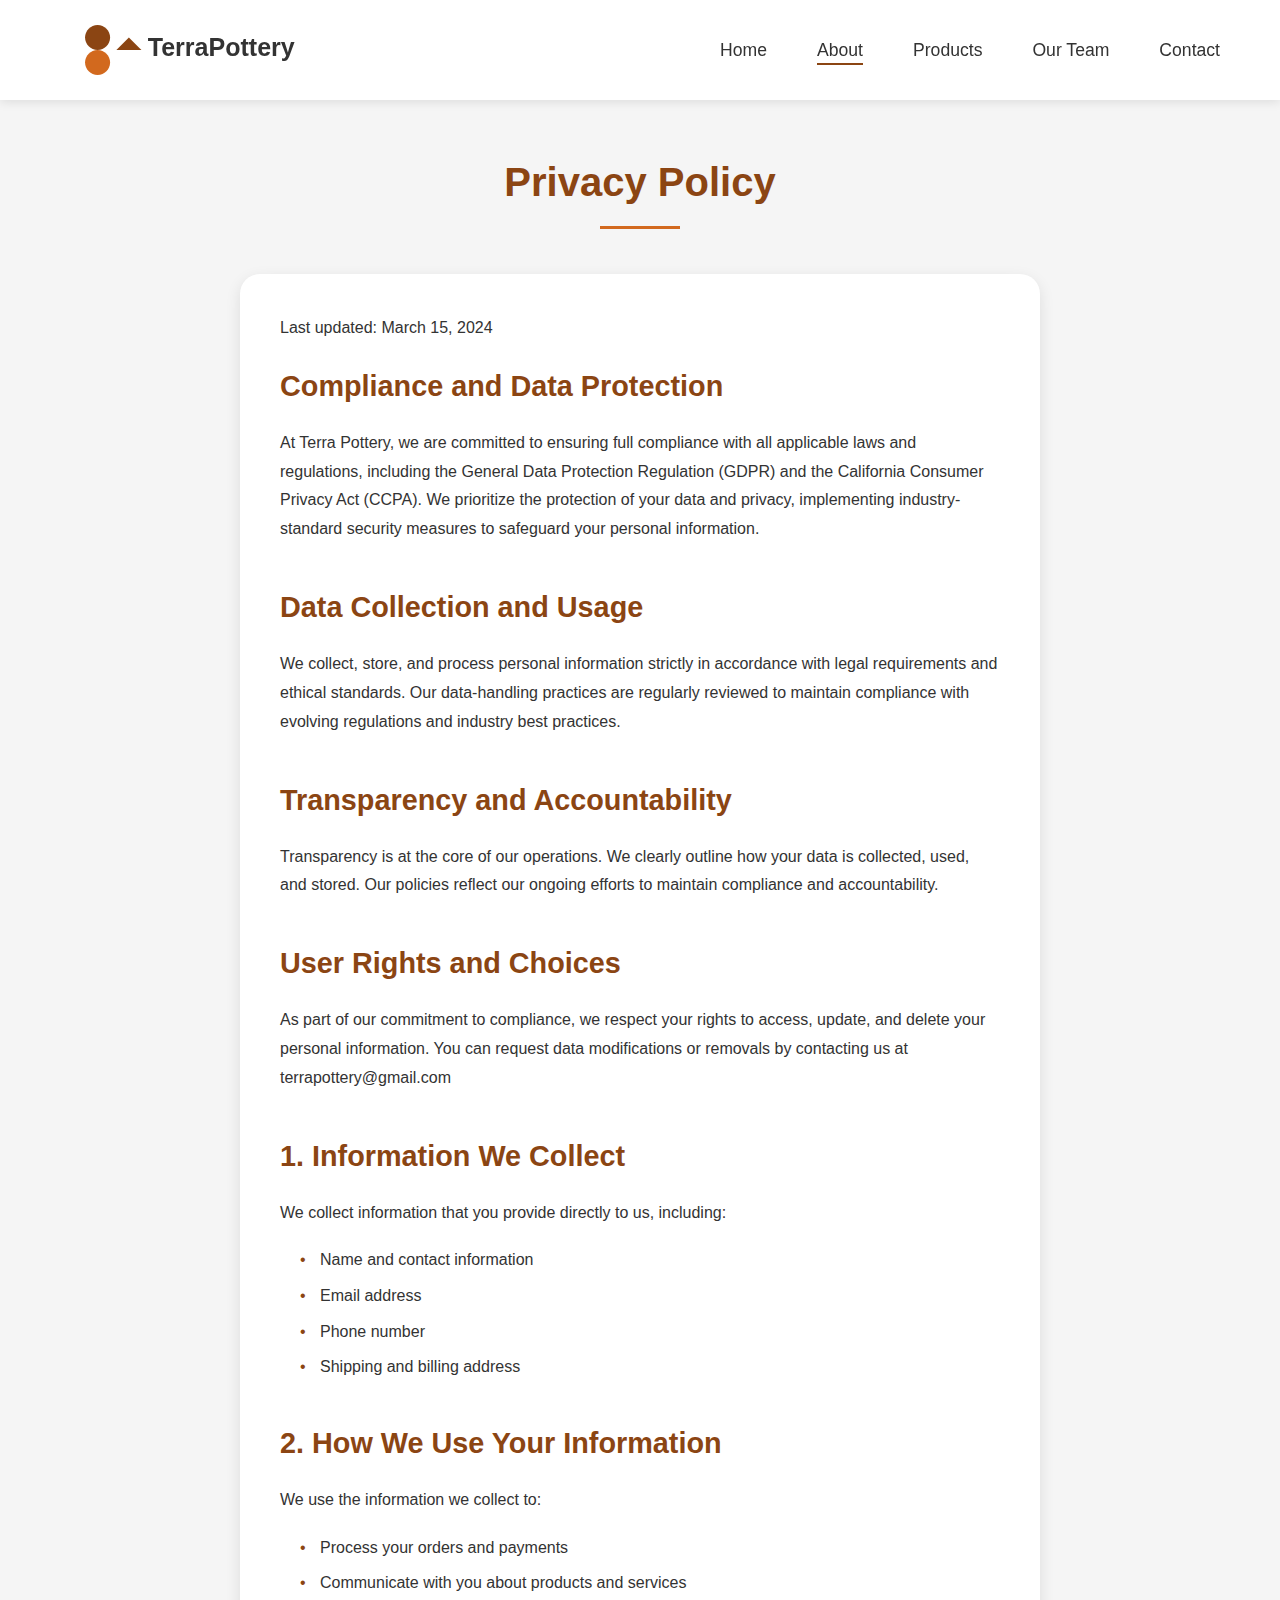
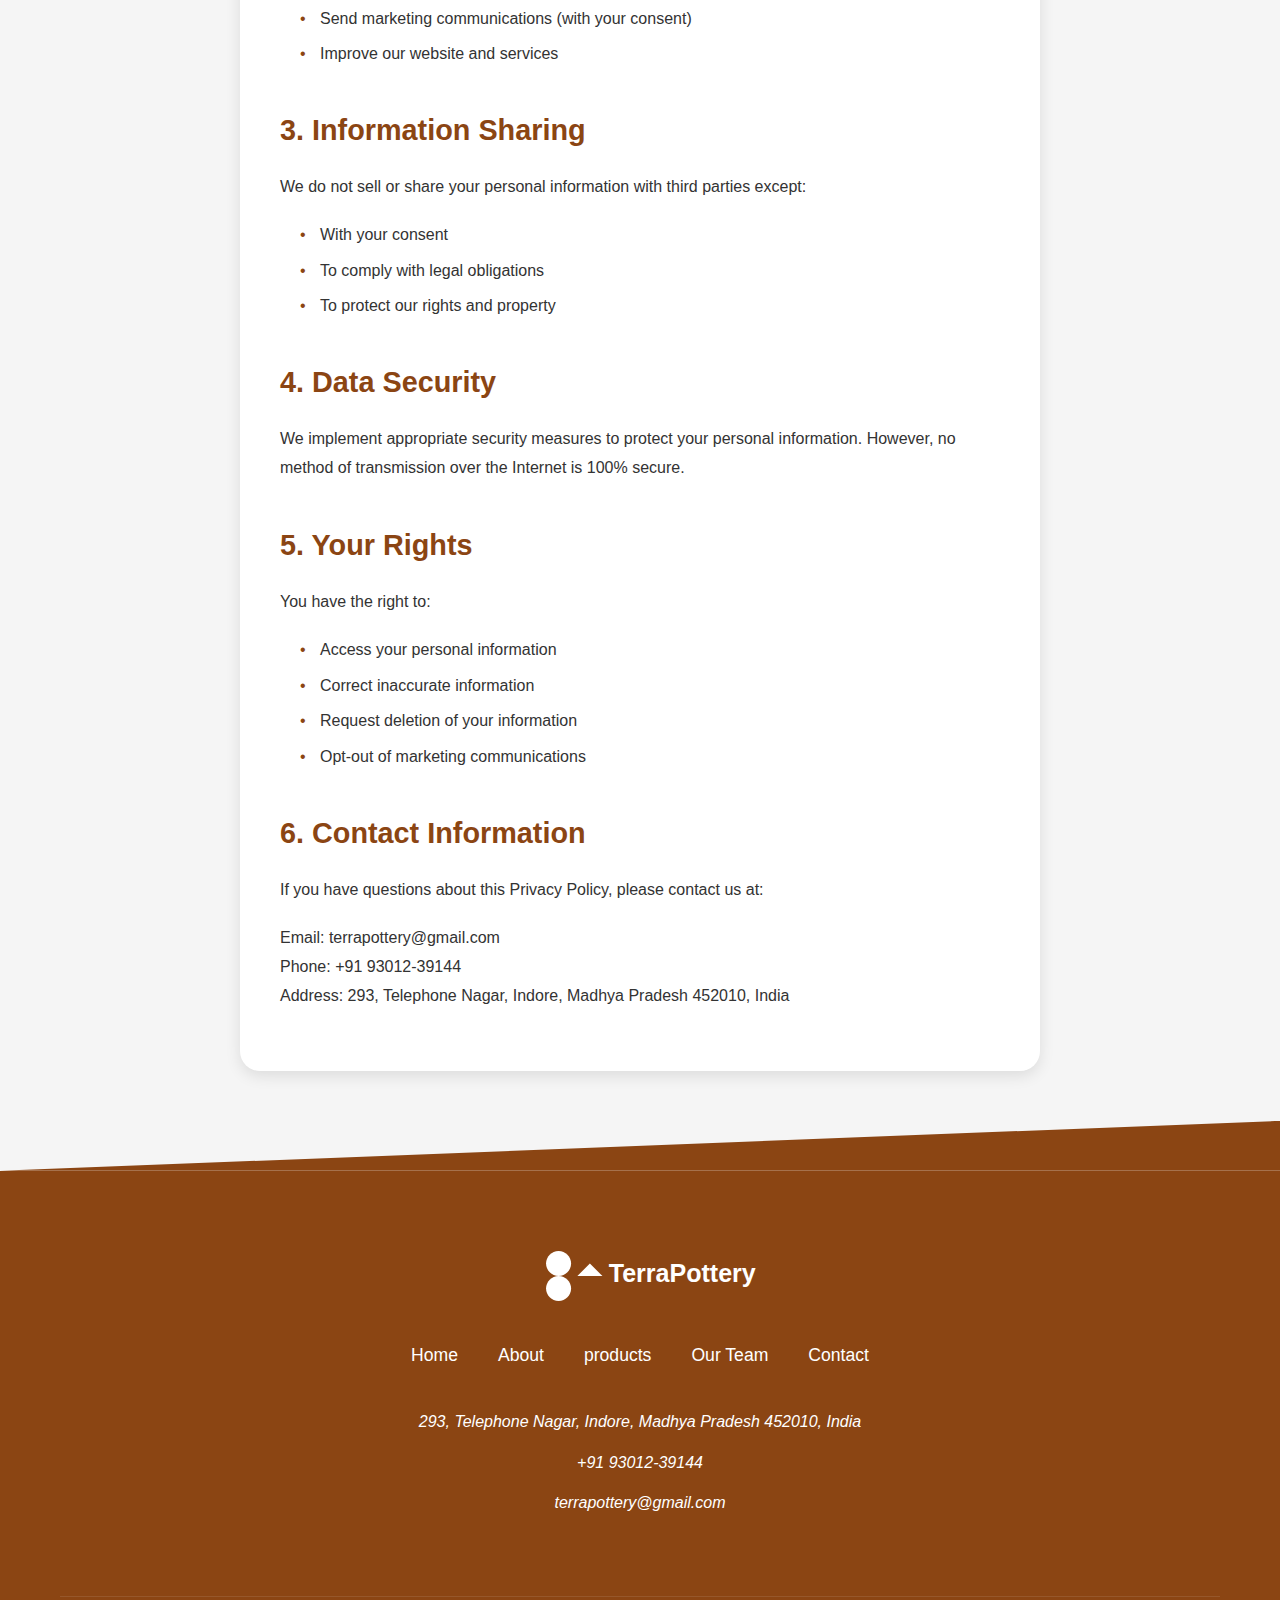
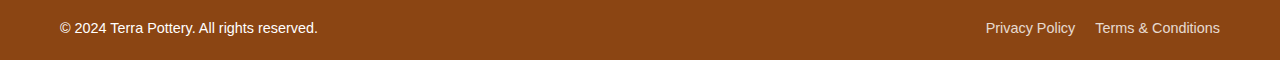
<file: privacy-policy.html>
<!DOCTYPE html>
<html lang="en">
<head>
    <meta charset="UTF-8">
    <meta name="viewport" content="width=device-width, initial-scale=1.0">
    <title>Privacy Policy - Terra Pottery</title>
    <meta name="description" content="Privacy Policy for Terra Pottery website. Learn about how we collect, use, and protect your personal information.">
    <link rel="stylesheet" href="css/style.css">
    <link rel="icon" type="image/svg+xml" href="img/favicon.svg">
</head>
<body>
	<header class="header">
		<div class="container">
				<div class="header__inner">
						<a href="index.html" class="logo">
								<img src="img/logo.svg" alt="Terra Pottery logo" width="150" height="40">
						</a>
						<nav class="nav">
								<button class="burger" aria-label="Open menu">
										<span></span>
										<span></span>
										<span></span>
								</button>
								<ul class="nav__list">
										<li><a href="index.html" class="nav__link">Home</a></li>
										<li><a href="about.html" class="nav__link active">About</a></li>
										<li><a href="products.html" class="nav__link">Products</a></li>
										<li><a href="team.html" class="nav__link">Our Team</a></li>
										<li><a href="contact.html" class="nav__link">Contact</a></li>
								</ul>
						</nav>
				</div>
		</div>
</header>

    <main class="page-content">
        <div class="container">
            <h1>Privacy Policy</h1>
            <div class="content-block">
                <p>Last updated: March 15, 2024</p>
                
                <h2>Compliance and Data Protection</h2>
                <p>At Terra Pottery, we are committed to ensuring full compliance with all applicable laws and regulations, including the General Data Protection Regulation (GDPR) and the California Consumer Privacy Act (CCPA). We prioritize the protection of your data and privacy, implementing industry-standard security measures to safeguard your personal information.</p>

                <h2>Data Collection and Usage</h2>
                <p>We collect, store, and process personal information strictly in accordance with legal requirements and ethical standards. Our data-handling practices are regularly reviewed to maintain compliance with evolving regulations and industry best practices.</p>

                <h2>Transparency and Accountability</h2>
                <p>Transparency is at the core of our operations. We clearly outline how your data is collected, used, and stored. Our policies reflect our ongoing efforts to maintain compliance and accountability.</p>

                <h2>User Rights and Choices</h2>
                <p>As part of our commitment to compliance, we respect your rights to access, update, and delete your personal information. You can request data modifications or removals by contacting us at terrapottery@gmail.com</p>

                <h2>1. Information We Collect</h2>
                <p>We collect information that you provide directly to us, including:</p>
                <ul>
                    <li>Name and contact information</li>
                    <li>Email address</li>
                    <li>Phone number</li>
                    <li>Shipping and billing address</li>
                </ul>

                <h2>2. How We Use Your Information</h2>
                <p>We use the information we collect to:</p>
                <ul>
                    <li>Process your orders and payments</li>
                    <li>Communicate with you about products and services</li>
                    <li>Send marketing communications (with your consent)</li>
                    <li>Improve our website and services</li>
                </ul>

                <h2>3. Information Sharing</h2>
                <p>We do not sell or share your personal information with third parties except:</p>
                <ul>
                    <li>With your consent</li>
                    <li>To comply with legal obligations</li>
                    <li>To protect our rights and property</li>
                </ul>

                <h2>4. Data Security</h2>
                <p>We implement appropriate security measures to protect your personal information. However, no method of transmission over the Internet is 100% secure.</p>

                <h2>5. Your Rights</h2>
                <p>You have the right to:</p>
                <ul>
                    <li>Access your personal information</li>
                    <li>Correct inaccurate information</li>
                    <li>Request deletion of your information</li>
                    <li>Opt-out of marketing communications</li>
                </ul>

                <h2>6. Contact Information</h2>
                <p>If you have questions about this Privacy Policy, please contact us at:</p>
                <p>Email: terrapottery@gmail.com<br>
                Phone: +91 93012-39144<br>
                Address: 293, Telephone Nagar, Indore, Madhya Pradesh 452010, India</p>
            </div>
        </div>
    </main>

    <footer class="footer">
			<div class="container">
					<div class="footer__content">
							<div class="footer__logo">
									<img src="img/logo-white.svg" alt="Terra Pottery logo" width="150" height="40">
							</div>
							<nav class="footer__nav">
									<ul>
											<li><a href="index.html">Home</a></li>
											<li><a href="about.html">About</a></li>
											<li><a href="products.html">products</a></li>
											<li><a href="team.html">Our Team</a></li>
											<li><a href="contact.html">Contact</a></li>
									</ul>
							</nav>
							<address class="footer__contact">
									<a href="https://maps.app.goo.gl/3uGSs3pe9WfCmcFN7" target="_blank">293, Telephone Nagar, Indore, Madhya Pradesh 452010, India</a>
									<a href="tel:+919301239144">+91 93012-39144</a>
									<a href="mailto:terrapottery@gmail.com">terrapottery@gmail.com</a>
							</address>
					</div>
					<div class="footer__bottom">
							<div class="footer__bottom-content">
									<p>&copy; 2024 Terra Pottery. All rights reserved.</p>
									<div class="footer__links">
											<a href="privacy-policy.html">Privacy Policy</a>
											<a href="terms-conditions.html">Terms & Conditions</a>
									</div>
							</div>
					</div>
			</div>
	</footer>

    <script src="js/main.js"></script>
</body>
</html>
</file>
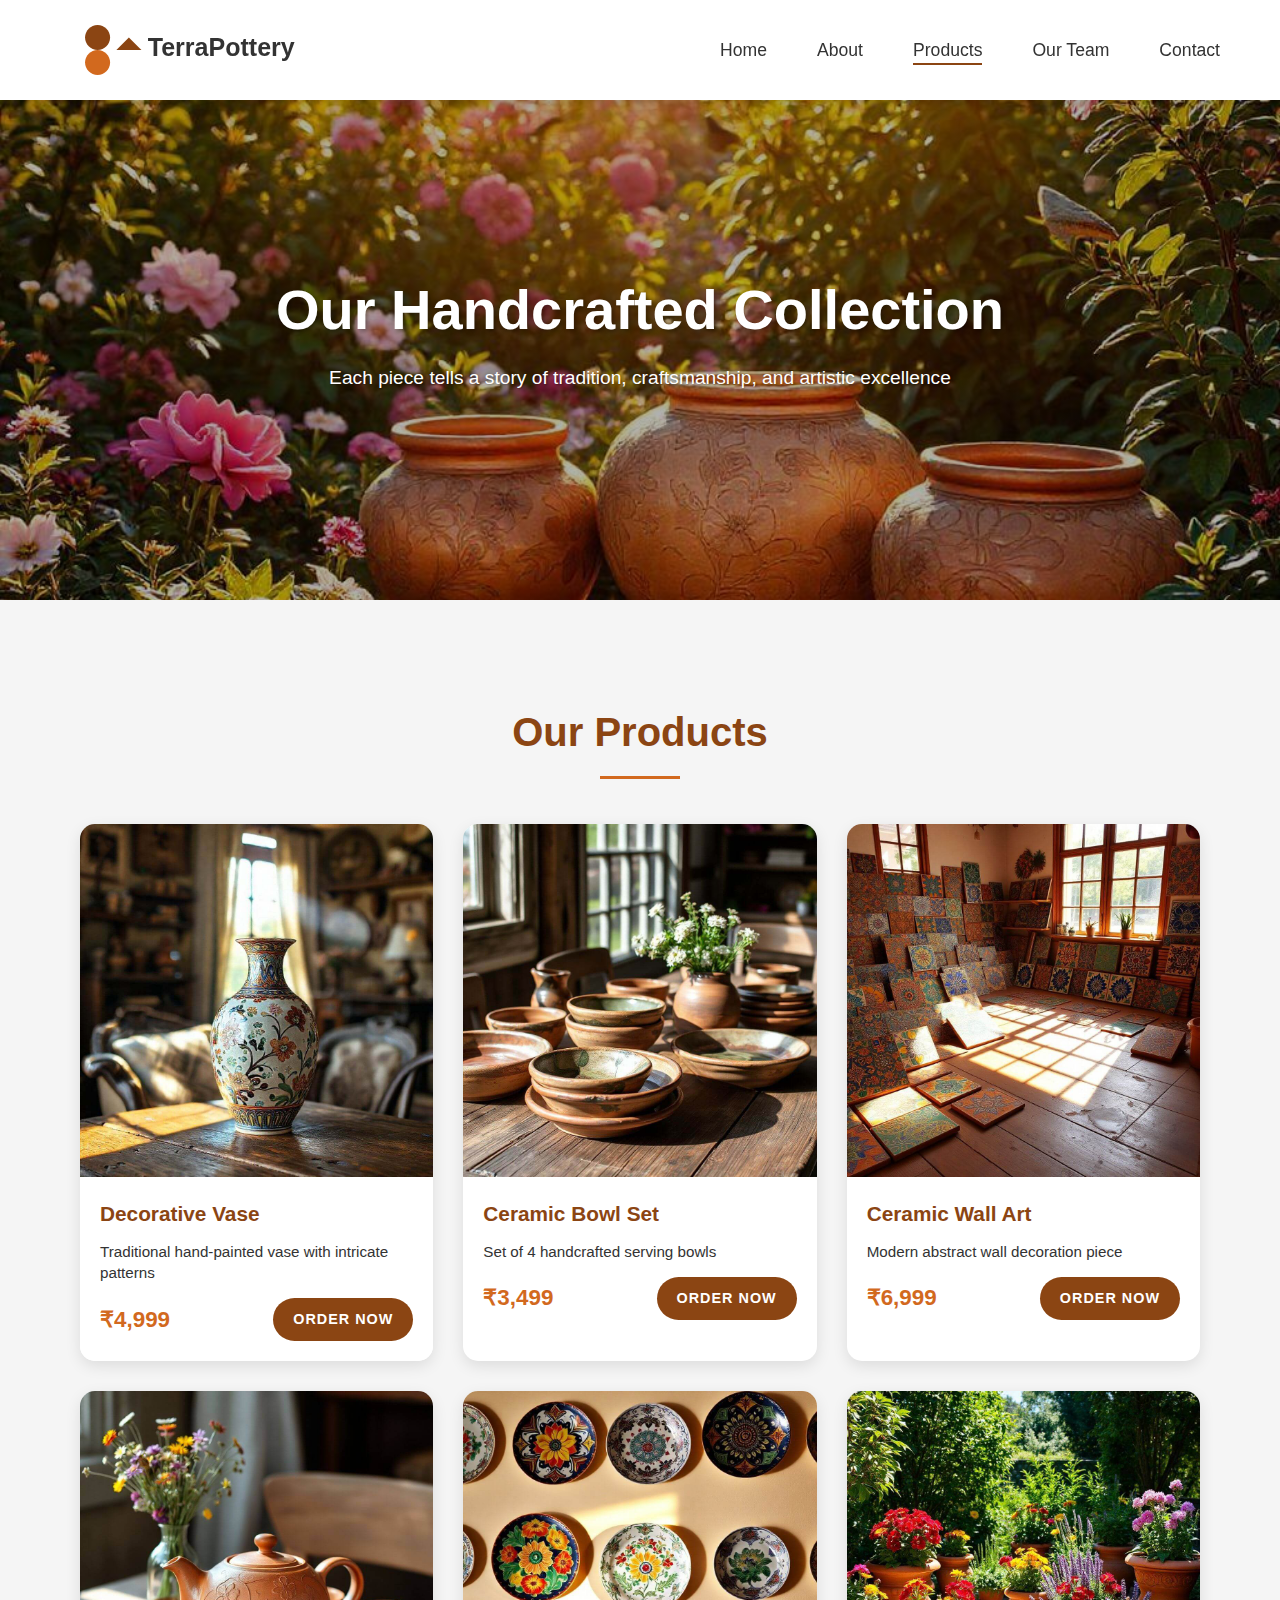
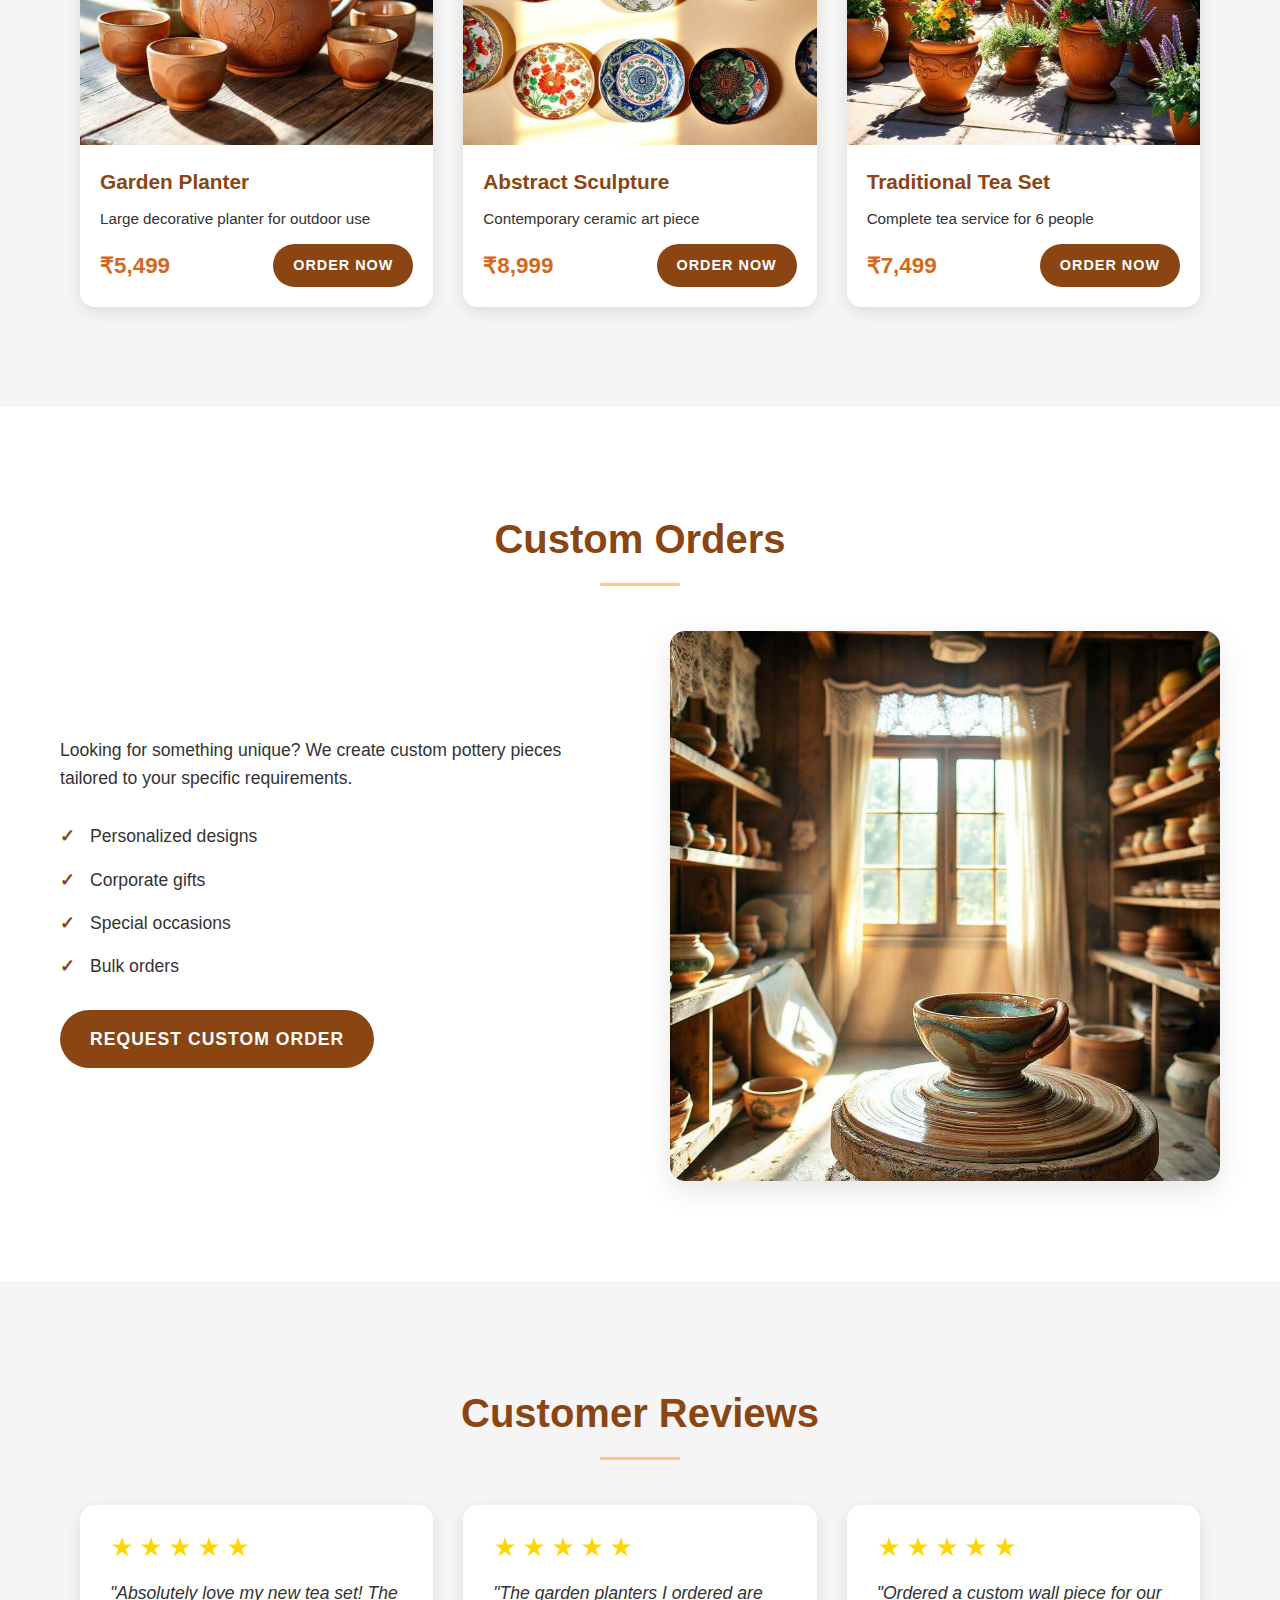
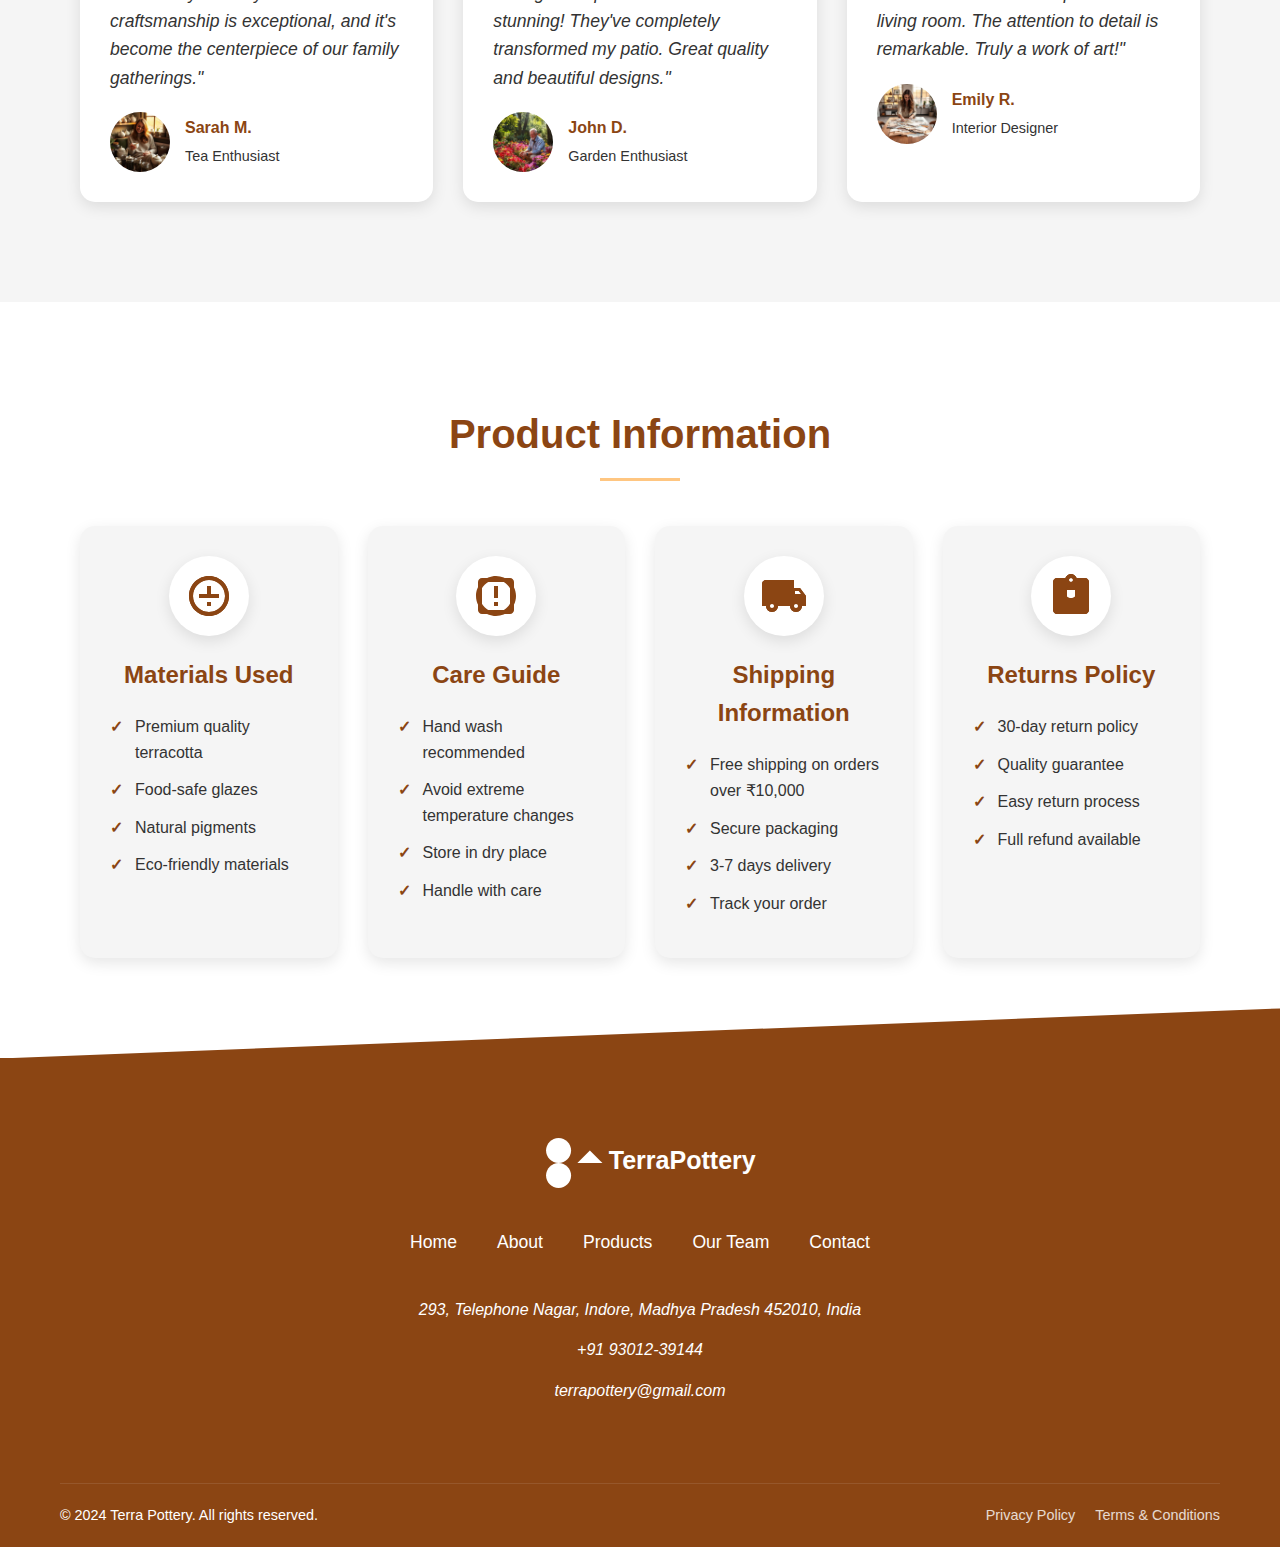
<file: products.html>
<!DOCTYPE html>
<html lang="en">
<head>
    <meta charset="UTF-8">
    <meta name="viewport" content="width=device-width, initial-scale=1.0">
    <title>Products - Terra Pottery</title>
    <meta name="description" content="Explore our collection of handcrafted pottery items - from traditional vases to modern ceramic art pieces.">
    <link rel="stylesheet" href="css/style.css">
    <link rel="icon" type="image/svg+xml" href="img/favicon.svg">
</head>
<body>
    <header class="header">
        <div class="container">
            <div class="header__inner">
                <a href="index.html" class="logo">
                    <img src="img/logo.svg" alt="Terra Pottery logo" width="150" height="40">
                </a>
                <nav class="nav">
                    <button class="burger" aria-label="Open menu">
                        <span></span>
                        <span></span>
                        <span></span>
                    </button>
                    <ul class="nav__list">
                        <li><a href="index.html" class="nav__link">Home</a></li>
                        <li><a href="about.html" class="nav__link">About</a></li>
                        <li><a href="products.html" class="nav__link active">Products</a></li>
                        <li><a href="team.html" class="nav__link">Our Team</a></li>
                        <li><a href="contact.html" class="nav__link">Contact</a></li>
                    </ul>
                </nav>
            </div>
        </div>
    </header>

    <main>
        <section class="hero" id="products-hero">
            <div class="container">
                <div class="hero__content">
                    <h1>Our Handcrafted Collection</h1>
                    <p>Each piece tells a story of tradition, craftsmanship, and artistic excellence</p>
                </div>
            </div>
        </section>

        <section class="products section">
            <div class="container">
                <h2 class="section__title">Our Products</h2>
                <div class="products__grid">
                    <div class="products__item">
                        <div class="products__image">
                            <img src="img/product1.jpg" alt="Decorative Pottery">
                        </div>
                        <div class="products__content">
                            <h3 class="products__title">Decorative Vase</h3>
                            <p class="products__text">Traditional hand-painted vase with intricate patterns</p>
                            <div class="products__details">
                                <span class="products__price">₹4,999</span>
                                <a href="contact.html" class="btn btn--small">Order Now</a>
                            </div>
                        </div>
                    </div>
                    <div class="products__item">
                        <div class="products__image">
                            <img src="img/product2.jpg" alt="Ceramic Bowls">
                        </div>
                        <div class="products__content">
                            <h3 class="products__title">Ceramic Bowl Set</h3>
                            <p class="products__text">Set of 4 handcrafted serving bowls</p>
                            <div class="products__details">
                                <span class="products__price">₹3,499</span>
                                <a href="contact.html" class="btn btn--small">Order Now</a>
                            </div>
                        </div>
                    </div>
                    <div class="products__item">
                        <div class="products__image">
                            <img src="img/product3.jpg" alt="Wall Art">
                        </div>
                        <div class="products__content">
                            <h3 class="products__title">Ceramic Wall Art</h3>
                            <p class="products__text">Modern abstract wall decoration piece</p>
                            <div class="products__details">
                                <span class="products__price">₹6,999</span>
                                <a href="contact.html" class="btn btn--small">Order Now</a>
                            </div>
                        </div>
                    </div>
                    <div class="products__item">
                        <div class="products__image">
                            <img src="img/product4.jpg" alt="Garden Pottery">
                        </div>
                        <div class="products__content">
                            <h3 class="products__title">Garden Planter</h3>
                            <p class="products__text">Large decorative planter for outdoor use</p>
                            <div class="products__details">
                                <span class="products__price">₹5,499</span>
                                <a href="contact.html" class="btn btn--small">Order Now</a>
                            </div>
                        </div>
                    </div>
                    <div class="products__item">
                        <div class="products__image">
                            <img src="img/product5.jpg" alt="Ceramic Sculptures">
                        </div>
                        <div class="products__content">
                            <h3 class="products__title">Abstract Sculpture</h3>
                            <p class="products__text">Contemporary ceramic art piece</p>
                            <div class="products__details">
                                <span class="products__price">₹8,999</span>
                                <a href="contact.html" class="btn btn--small">Order Now</a>
                            </div>
                        </div>
                    </div>
                    <div class="products__item">
                        <div class="products__image">
                            <img src="img/product6.jpg" alt="Tea Sets">
                        </div>
                        <div class="products__content">
                            <h3 class="products__title">Traditional Tea Set</h3>
                            <p class="products__text">Complete tea service for 6 people</p>
                            <div class="products__details">
                                <span class="products__price">₹7,499</span>
                                <a href="contact.html" class="btn btn--small">Order Now</a>
                            </div>
                        </div>
                    </div>
                </div>
            </div>
        </section>

        <section class="custom-orders section">
            <div class="container">
                <h2 class="section__title">Custom Orders</h2>
                <div class="custom-orders__content">
                    <div class="custom-orders__text">
                        <p>Looking for something unique? We create custom pottery pieces tailored to your specific requirements.</p>
                        <ul class="custom-orders__features">
                            <li>Personalized designs</li>
                            <li>Corporate gifts</li>
                            <li>Special occasions</li>
                            <li>Bulk orders</li>
                        </ul>
                        <a href="contact.html" class="btn">Request Custom Order</a>
                    </div>
                    <div class="custom-orders__image">
                        <img src="img/custom-order.jpg" alt="Custom pottery creation" width="500" height="300">
                    </div>
                </div>
            </div>
        </section>

        <section class="reviews section">
            <div class="container">
                <h2 class="section__title">Customer Reviews</h2>
                <div class="reviews__grid">
                    <div class="reviews__item">
                        <div class="reviews__rating">
                            <svg class="star" width="24" height="24">
                                <path d="M12 2l2.4 7.4h7.6l-6.2 4.5 2.4 7.4-6.2-4.5-6.2 4.5 2.4-7.4-6.2-4.5h7.6z" fill="currentColor"/>
                            </svg>
                            <svg class="star" width="24" height="24">
                                <path d="M12 2l2.4 7.4h7.6l-6.2 4.5 2.4 7.4-6.2-4.5-6.2 4.5 2.4-7.4-6.2-4.5h7.6z" fill="currentColor"/>
                            </svg>
                            <svg class="star" width="24" height="24">
                                <path d="M12 2l2.4 7.4h7.6l-6.2 4.5 2.4 7.4-6.2-4.5-6.2 4.5 2.4-7.4-6.2-4.5h7.6z" fill="currentColor"/>
                            </svg>
                            <svg class="star" width="24" height="24">
                                <path d="M12 2l2.4 7.4h7.6l-6.2 4.5 2.4 7.4-6.2-4.5-6.2 4.5 2.4-7.4-6.2-4.5h7.6z" fill="currentColor"/>
                            </svg>
                            <svg class="star" width="24" height="24">
                                <path d="M12 2l2.4 7.4h7.6l-6.2 4.5 2.4 7.4-6.2-4.5-6.2 4.5 2.4-7.4-6.2-4.5h7.6z" fill="currentColor"/>
                            </svg>
                        </div>
                        <p class="reviews__text">"Absolutely love my new tea set! The craftsmanship is exceptional, and it's become the centerpiece of our family gatherings."</p>
                        <div class="reviews__author">
                            <img src="img/review1.jpg" alt="Sarah M." class="reviews__avatar">
                            <div class="reviews__info">
                                <h4>Sarah M.</h4>
                                <p>Tea Enthusiast</p>
                            </div>
                        </div>
                    </div>
                    <div class="reviews__item">
                        <div class="reviews__rating">
                            <svg class="star" width="24" height="24">
                                <path d="M12 2l2.4 7.4h7.6l-6.2 4.5 2.4 7.4-6.2-4.5-6.2 4.5 2.4-7.4-6.2-4.5h7.6z" fill="currentColor"/>
                            </svg>
                            <svg class="star" width="24" height="24">
                                <path d="M12 2l2.4 7.4h7.6l-6.2 4.5 2.4 7.4-6.2-4.5-6.2 4.5 2.4-7.4-6.2-4.5h7.6z" fill="currentColor"/>
                            </svg>
                            <svg class="star" width="24" height="24">
                                <path d="M12 2l2.4 7.4h7.6l-6.2 4.5 2.4 7.4-6.2-4.5-6.2 4.5 2.4-7.4-6.2-4.5h7.6z" fill="currentColor"/>
                            </svg>
                            <svg class="star" width="24" height="24">
                                <path d="M12 2l2.4 7.4h7.6l-6.2 4.5 2.4 7.4-6.2-4.5-6.2 4.5 2.4-7.4-6.2-4.5h7.6z" fill="currentColor"/>
                            </svg>
                            <svg class="star" width="24" height="24">
                                <path d="M12 2l2.4 7.4h7.6l-6.2 4.5 2.4 7.4-6.2-4.5-6.2 4.5 2.4-7.4-6.2-4.5h7.6z" fill="currentColor"/>
                            </svg>
                        </div>
                        <p class="reviews__text">"The garden planters I ordered are stunning! They've completely transformed my patio. Great quality and beautiful designs."</p>
                        <div class="reviews__author">
                            <img src="img/review2.jpg" alt="John D." class="reviews__avatar">
                            <div class="reviews__info">
                                <h4>John D.</h4>
                                <p>Garden Enthusiast</p>
                            </div>
                        </div>
                    </div>
                    <div class="reviews__item">
                        <div class="reviews__rating">
                            <svg class="star" width="24" height="24">
                                <path d="M12 2l2.4 7.4h7.6l-6.2 4.5 2.4 7.4-6.2-4.5-6.2 4.5 2.4-7.4-6.2-4.5h7.6z" fill="currentColor"/>
                            </svg>
                            <svg class="star" width="24" height="24">
                                <path d="M12 2l2.4 7.4h7.6l-6.2 4.5 2.4 7.4-6.2-4.5-6.2 4.5 2.4-7.4-6.2-4.5h7.6z" fill="currentColor"/>
                            </svg>
                            <svg class="star" width="24" height="24">
                                <path d="M12 2l2.4 7.4h7.6l-6.2 4.5 2.4 7.4-6.2-4.5-6.2 4.5 2.4-7.4-6.2-4.5h7.6z" fill="currentColor"/>
                            </svg>
                            <svg class="star" width="24" height="24">
                                <path d="M12 2l2.4 7.4h7.6l-6.2 4.5 2.4 7.4-6.2-4.5-6.2 4.5 2.4-7.4-6.2-4.5h7.6z" fill="currentColor"/>
                            </svg>
                            <svg class="star" width="24" height="24">
                                <path d="M12 2l2.4 7.4h7.6l-6.2 4.5 2.4 7.4-6.2-4.5-6.2 4.5 2.4-7.4-6.2-4.5h7.6z" fill="currentColor"/>
                            </svg>
                        </div>
                        <p class="reviews__text">"Ordered a custom wall piece for our living room. The attention to detail is remarkable. Truly a work of art!"</p>
                        <div class="reviews__author">
                            <img src="img/review3.jpg" alt="Emily R." class="reviews__avatar">
                            <div class="reviews__info">
                                <h4>Emily R.</h4>
                                <p>Interior Designer</p>
                            </div>
                        </div>
                    </div>
                </div>
            </div>
        </section>

        <section class="product-info section">
            <div class="container">
                <h2 class="section__title">Product Information</h2>
                <div class="product-info__grid">
                    <div class="product-info__item">
                        <div class="product-info__icon">
                            <svg class="icon" width="24" height="24" viewBox="0 0 24 24">
                                <path d="M12 2C6.48 2 2 6.48 2 12s4.48 10 10 10 10-4.48 10-10S17.52 2 12 2zm0 18c-4.41 0-8-3.59-8-8s3.59-8 8-8 8 3.59 8 8-3.59 8-8 8zm-5-9h10v2H7z"/>
                            </svg>
                        </div>
                        <h3>Materials Used</h3>
                        <ul class="product-info__list">
                            <li>Premium quality terracotta</li>
                            <li>Food-safe glazes</li>
                            <li>Natural pigments</li>
                            <li>Eco-friendly materials</li>
                        </ul>
                    </div>
                    <div class="product-info__item">
                        <div class="product-info__icon">
                            <svg class="icon" width="24" height="24" viewBox="0 0 24 24">
                                <path d="M19 3H5c-1.1 0-2 .9-2 2v14c0 1.1.9 2 2 2h14c1.1 0 2-.9 2-2V5c0-1.1-.9-2-2-2zm0 16H5V5h14v14z"/>
                            </svg>
                        </div>
                        <h3>Care Guide</h3>
                        <ul class="product-info__list">
                            <li>Hand wash recommended</li>
                            <li>Avoid extreme temperature changes</li>
                            <li>Store in dry place</li>
                            <li>Handle with care</li>
                        </ul>
                    </div>
                    <div class="product-info__item">
                        <div class="product-info__icon">
                            <svg class="icon" width="24" height="24" viewBox="0 0 24 24">
                                <path d="M20 8h-3V4H3c-1.1 0-2 .9-2 2v11h2c0 1.66 1.34 3 3 3s3-1.34 3-3h6c0 1.66 1.34 3 3 3s3-1.34 3-3h2v-5l-3-4zM6 18.5c-.83 0-1.5-.67-1.5-1.5s.67-1.5 1.5-1.5 1.5.67 1.5 1.5-.67 1.5-1.5 1.5zm13.5-9l1.96 2.5H17V9.5h2.5zm-1.5 9c-.83 0-1.5-.67-1.5-1.5s.67-1.5 1.5-1.5 1.5.67 1.5 1.5-.67 1.5-1.5 1.5z"/>
                            </svg>
                        </div>
                        <h3>Shipping Information</h3>
                        <ul class="product-info__list">
                            <li>Free shipping on orders over ₹10,000</li>
                            <li>Secure packaging</li>
                            <li>3-7 days delivery</li>
                            <li>Track your order</li>
                        </ul>
                    </div>
                    <div class="product-info__item">
                        <div class="product-info__icon">
                            <svg class="icon" width="24" height="24" viewBox="0 0 24 24">
                                <path d="M19 3h-4.18C14.4 1.84 13.3 1 12 1c-1.3 0-2.4.84-2.82 2H5c-1.1 0-2 .9-2 2v14c0 1.1.9 2 2 2h14c1.1 0 2-.9 2-2V5c0-1.1-.9-2-2-2zm-7 0c.55 0 1 .45 1 1s-.45 1-1 1-1-.45-1-1 .45-1 1-1zm0 4c1.66 0 3 1.34 3 3s-1.34 3-3 3-3-1.34-3-3 1.34-3 3-3z"/>
                            </svg>
                        </div>
                        <h3>Returns Policy</h3>
                        <ul class="product-info__list">
                            <li>30-day return policy</li>
                            <li>Quality guarantee</li>
                            <li>Easy return process</li>
                            <li>Full refund available</li>
                        </ul>
                    </div>
                </div>
            </div>
        </section>
    </main>

    <footer class="footer">
        <div class="container">
            <div class="footer__content">
                <div class="footer__logo">
                    <img src="img/logo-white.svg" alt="Terra Pottery logo" width="150" height="40">
                </div>
                <nav class="footer__nav">
                    <ul>
                        <li><a href="index.html">Home</a></li>
                        <li><a href="about.html">About</a></li>
                        <li><a href="products.html">Products</a></li>
                        <li><a href="team.html">Our Team</a></li>
                        <li><a href="contact.html">Contact</a></li>
                    </ul>
                </nav>
                <address class="footer__contact">
                    <a href="https://maps.app.goo.gl/3uGSs3pe9WfCmcFN7" target="_blank">293, Telephone Nagar, Indore, Madhya Pradesh 452010, India</a>
                    <a href="tel:+919301239144">+91 93012-39144</a>
                    <a href="mailto:terrapottery@gmail.com">terrapottery@gmail.com</a>
                </address>
                
            </div>
            <div class="footer__bottom">
                <div class="footer__bottom-content">
                    <p>&copy; 2024 Terra Pottery. All rights reserved.</p>
                    <div class="footer__links">
                        <a href="privacy-policy.html">Privacy Policy</a>
                        <a href="terms-conditions.html">Terms & Conditions</a>
                    </div>
                </div>
            </div>
        </div>
    </footer>

    <script src="js/main.js"></script>
</body>
</html>
</file>
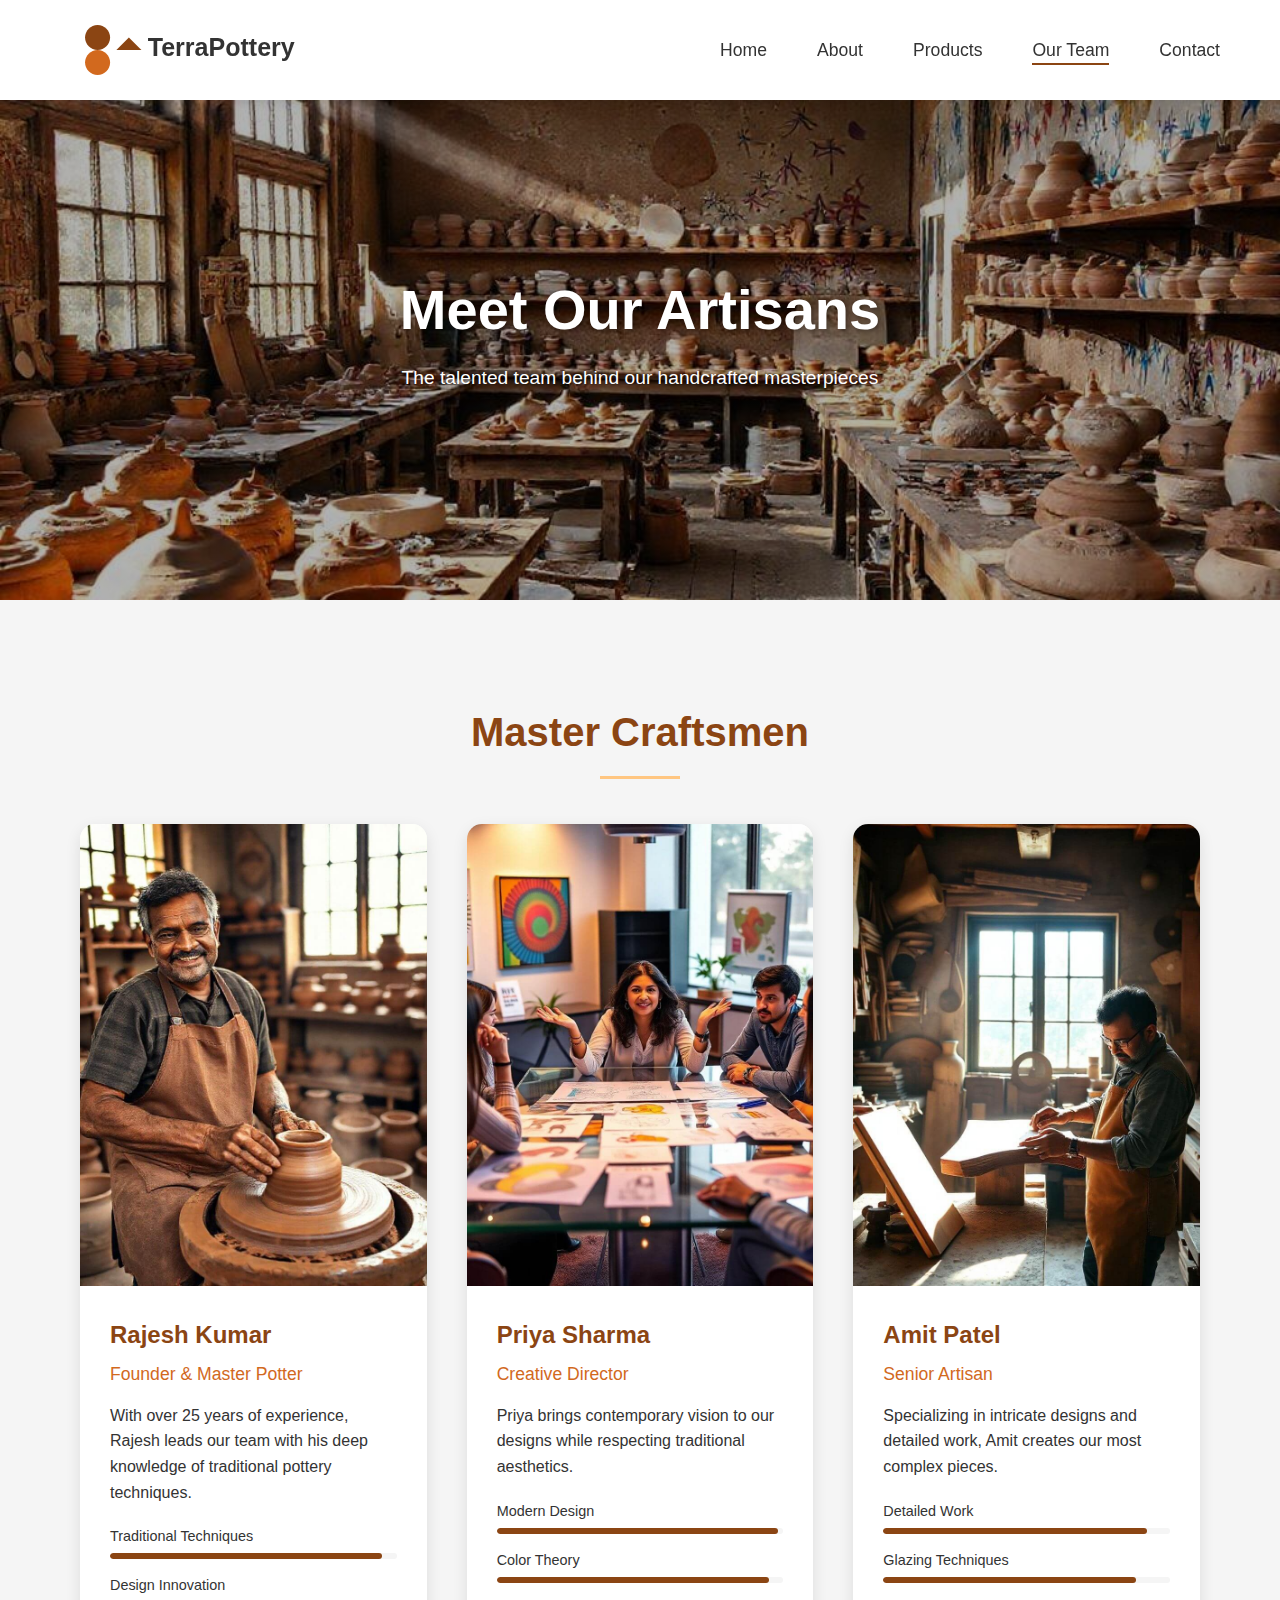
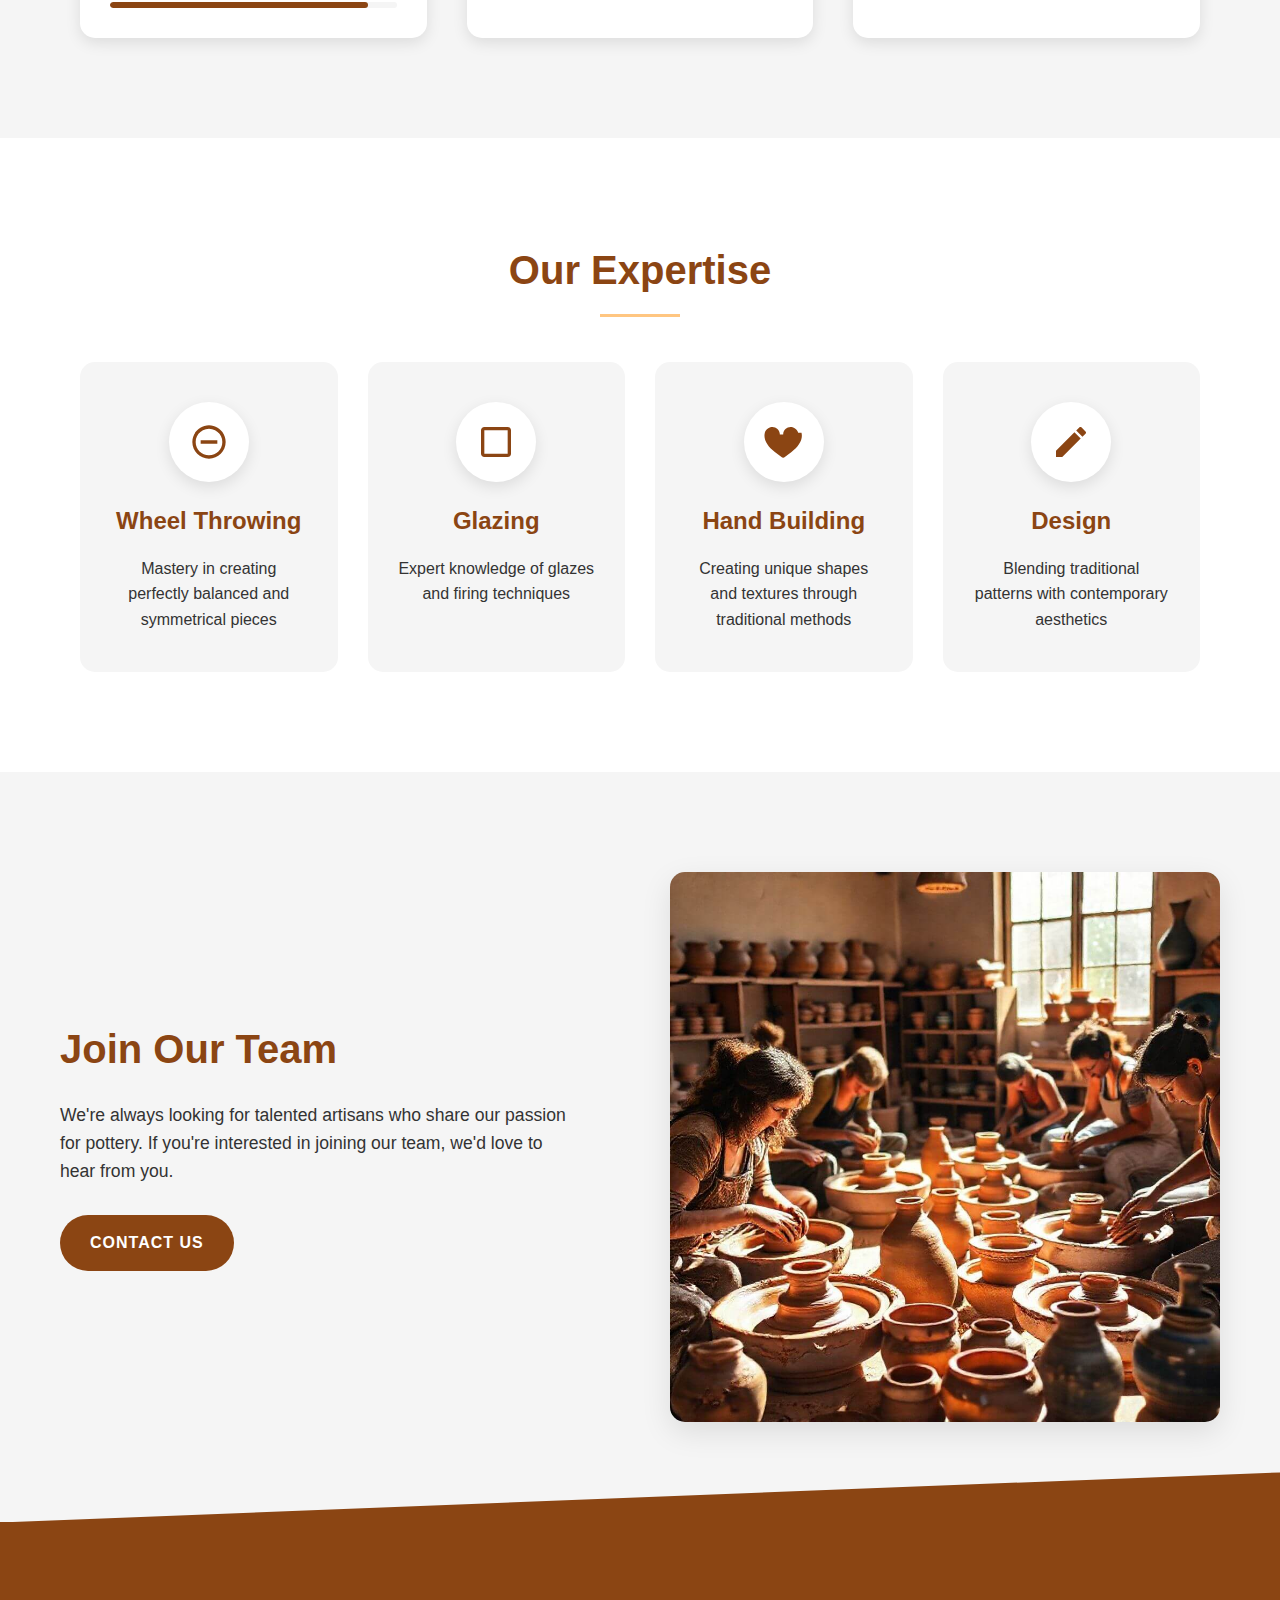
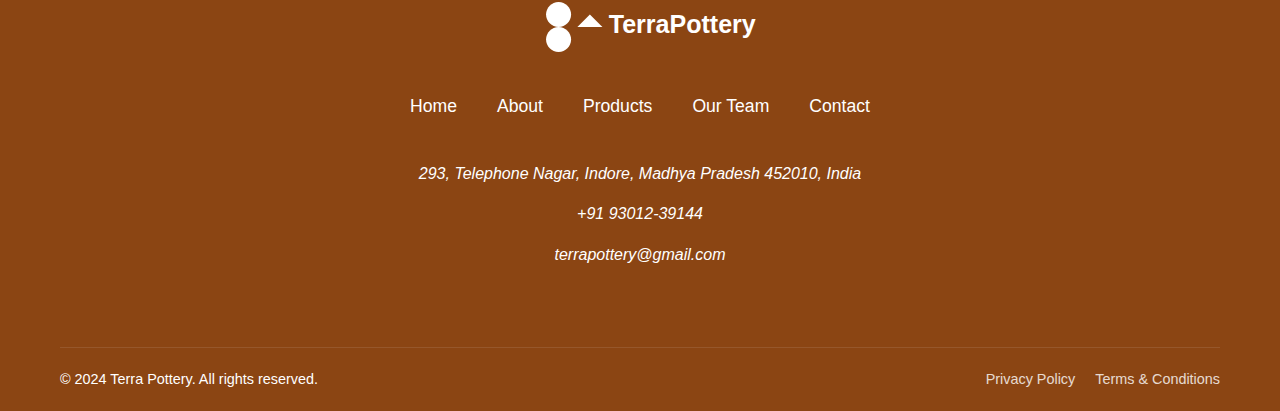
<file: team.html>
<!DOCTYPE html>
<html lang="en">
<head>
    <meta charset="UTF-8">
    <meta name="viewport" content="width=device-width, initial-scale=1.0">
    <title>Our Team - Terra Pottery</title>
    <meta name="description" content="Meet the skilled artisans and craftsmen behind Terra Pottery's unique ceramic creations.">
    <link rel="stylesheet" href="css/style.css">
    <link rel="icon" type="image/svg+xml" href="img/favicon.svg">
</head>
<body>
    <header class="header">
        <div class="container">
            <div class="header__inner">
                <a href="index.html" class="logo">
                    <img src="img/logo.svg" alt="Terra Pottery logo" width="150" height="40">
                </a>
                <nav class="nav">
                    <button class="burger" aria-label="Open menu">
                        <span></span>
                        <span></span>
                        <span></span>
                    </button>
                    <ul class="nav__list">
                        <li><a href="index.html" class="nav__link">Home</a></li>
                        <li><a href="about.html" class="nav__link">About</a></li>
                        <li><a href="products.html" class="nav__link">Products</a></li>
                        <li><a href="team.html" class="nav__link active">Our Team</a></li>
                        <li><a href="contact.html" class="nav__link">Contact</a></li>
                    </ul>
                </nav>
            </div>
        </div>
    </header>

    <main>
        <section class="hero" id="team-hero">
            <div class="container">
                <div class="hero__content">
                    <h1>Meet Our Artisans</h1>
                    <p>The talented team behind our handcrafted masterpieces</p>
                </div>
            </div>
        </section>

        <section class="team section">
            <div class="container">
                <h2 class="section__title">Master Craftsmen</h2>
                <div class="team__grid">
                    <div class="team__member">
                        <div class="team__image">
                            <img src="img/team1.jpg" alt="Rajesh Kumar" width="300" height="400">
                            
                        </div>
                        <div class="team__content">
                            <h3 class="team__name">Rajesh Kumar</h3>
                            <p class="team__position">Founder & Master Potter</p>
                            <p class="team__text">With over 25 years of experience, Rajesh leads our team with his deep knowledge of traditional pottery techniques.</p>
                            <div class="team__skills">
                                <div class="team__skill">
                                    <span>Traditional Techniques</span>
                                    <div class="team__skill-bar" style="--progress: 95%"></div>
                                </div>
                                <div class="team__skill">
                                    <span>Design Innovation</span>
                                    <div class="team__skill-bar" style="--progress: 90%"></div>
                                </div>
                            </div>
                        </div>
                    </div>

                    <div class="team__member">
                        <div class="team__image">
                            <img src="img/team2.jpg" alt="Priya Sharma" width="300" height="400">
                        </div>
                        <div class="team__content">
                            <h3 class="team__name">Priya Sharma</h3>
                            <p class="team__position">Creative Director</p>
                            <p class="team__text">Priya brings contemporary vision to our designs while respecting traditional aesthetics.</p>
                            <div class="team__skills">
                                <div class="team__skill">
                                    <span>Modern Design</span>
                                    <div class="team__skill-bar" style="--progress: 98%"></div>
                                </div>
                                <div class="team__skill">
                                    <span>Color Theory</span>
                                    <div class="team__skill-bar" style="--progress: 95%"></div>
                                </div>
                            </div>
                        </div>
                    </div>

                    <div class="team__member">
                        <div class="team__image">
                            <img src="img/team3.jpg" alt="Amit Patel" width="300" height="400">
                            
                        </div>
                        <div class="team__content">
                            <h3 class="team__name">Amit Patel</h3>
                            <p class="team__position">Senior Artisan</p>
                            <p class="team__text">Specializing in intricate designs and detailed work, Amit creates our most complex pieces.</p>
                            <div class="team__skills">
                                <div class="team__skill">
                                    <span>Detailed Work</span>
                                    <div class="team__skill-bar" style="--progress: 92%"></div>
                                </div>
                                <div class="team__skill">
                                    <span>Glazing Techniques</span>
                                    <div class="team__skill-bar" style="--progress: 88%"></div>
                                </div>
                            </div>
                        </div>
                    </div>
                </div>
            </div>
        </section>

        <section class="expertise section">
            <div class="container">
                <h2 class="section__title">Our Expertise</h2>
                <div class="expertise__grid">
                    <div class="expertise__item">
                        <div class="expertise__icon">
                            <svg class="icon" width="24" height="24" viewBox="0 0 24 24">
                                <path d="M12 2C6.48 2 2 6.48 2 12s4.48 10 10 10 10-4.48 10-10S17.52 2 12 2zm0 18c-4.41 0-8-3.59-8-8s3.59-8 8-8 8 3.59 8 8-3.59 8-8 8zm-5-9h10v2H7z"/>
                            </svg>
                        </div>
                        <h3>Wheel Throwing</h3>
                        <p>Mastery in creating perfectly balanced and symmetrical pieces</p>
                    </div>
                    <div class="expertise__item">
                        <div class="expertise__icon">
                            <svg class="icon" width="24" height="24" viewBox="0 0 24 24">
                                <path d="M19 3H5c-1.1 0-2 .9-2 2v14c0 1.1.9 2 2 2h14c1.1 0 2-.9 2-2V5c0-1.1-.9-2-2-2zm0 16H5V5h14v14z"/>
                            </svg>
                        </div>
                        <h3>Glazing</h3>
                        <p>Expert knowledge of glazes and firing techniques</p>
                    </div>
                    <div class="expertise__item">
                        <div class="expertise__icon">
                            <svg class="icon" width="24" height="24" viewBox="0 0 24 24">
                                <path d="M20.5 6.5c-.5-2-2.5-3.5-4.5-3.5-2.5 0-4.5 2-4.5 4.5h-2C9.5 5 7.5 3 5 3 3 3 1 4.5.5 6.5c-1 4 1.5 8 6 11.5l4 3c.5.5 1.5.5 2 0l4-3c4.5-3.5 7-7.5 6-11.5z"/>
                            </svg>
                        </div>
                        <h3>Hand Building</h3>
                        <p>Creating unique shapes and textures through traditional methods</p>
                    </div>
                    <div class="expertise__item">
                        <div class="expertise__icon">
                            <svg class="icon" width="24" height="24" viewBox="0 0 24 24">
                                <path d="M3 17.25V21h3.75L17.81 9.94l-3.75-3.75L3 17.25zM20.71 7.04c.39-.39.39-1.02 0-1.41l-2.34-2.34c-.39-.39-1.02-.39-1.41 0l-1.83 1.83 3.75 3.75 1.83-1.83z"/>
                            </svg>
                        </div>
                        <h3>Design</h3>
                        <p>Blending traditional patterns with contemporary aesthetics</p>
                    </div>
                </div>
            </div>
        </section>

        <section class="join-team section">
            <div class="container">
                <div class="join-team__content">
                    <div class="join-team__text">
                        <h2>Join Our Team</h2>
                        <p>We're always looking for talented artisans who share our passion for pottery. If you're interested in joining our team, we'd love to hear from you.</p>
                        <a href="contact.html" class="btn">Contact Us</a>
                    </div>
                    <div class="join-team__image">
                        <img src="img/workshop-team.jpg" alt="Team working together" width="500" height="300">
                    </div>
                </div>
            </div>
        </section>
    </main>

    <footer class="footer">
        <div class="container">
            <div class="footer__content">
                <div class="footer__logo">
                    <img src="img/logo-white.svg" alt="Terra Pottery logo" width="150" height="40">
                </div>
                <nav class="footer__nav">
                    <ul>
                        <li><a href="index.html">Home</a></li>
                        <li><a href="about.html">About</a></li>
                        <li><a href="products.html">Products</a></li>
                        <li><a href="team.html">Our Team</a></li>
                        <li><a href="contact.html">Contact</a></li>
                    </ul>
                </nav>
                <address class="footer__contact">
                    <a href="https://maps.app.goo.gl/3uGSs3pe9WfCmcFN7" target="_blank">293, Telephone Nagar, Indore, Madhya Pradesh 452010, India</a>
                    <a href="tel:+919301239144">+91 93012-39144</a>
                    <a href="mailto:terrapottery@gmail.com">terrapottery@gmail.com</a>
                </address>
            </div>
            <div class="footer__bottom">
                <div class="footer__bottom-content">
                    <p>&copy; 2024 Terra Pottery. All rights reserved.</p>
                    <div class="footer__links">
                        <a href="privacy-policy.html">Privacy Policy</a>
                        <a href="terms-conditions.html">Terms & Conditions</a>
                    </div>
                </div>
            </div>
        </div>
    </footer>

    <script src="js/main.js"></script>
</body>
</html>
</file>
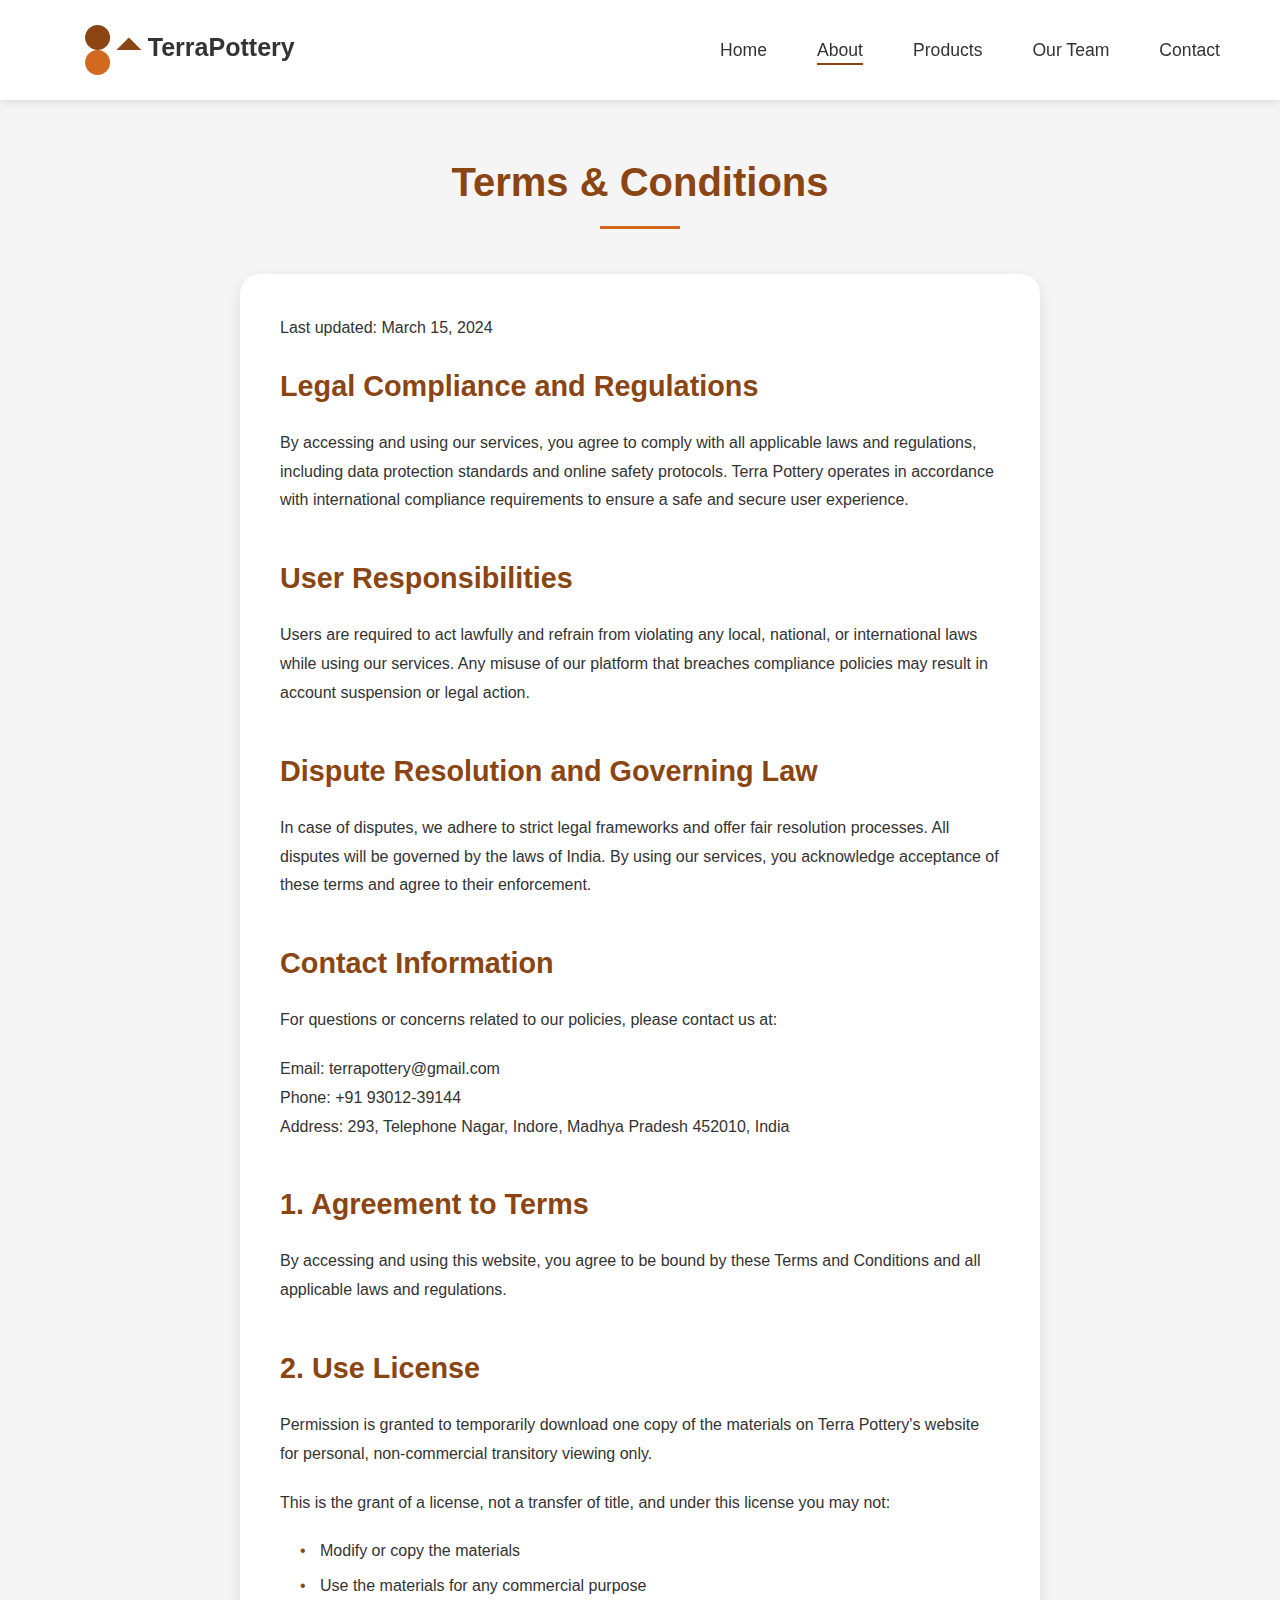
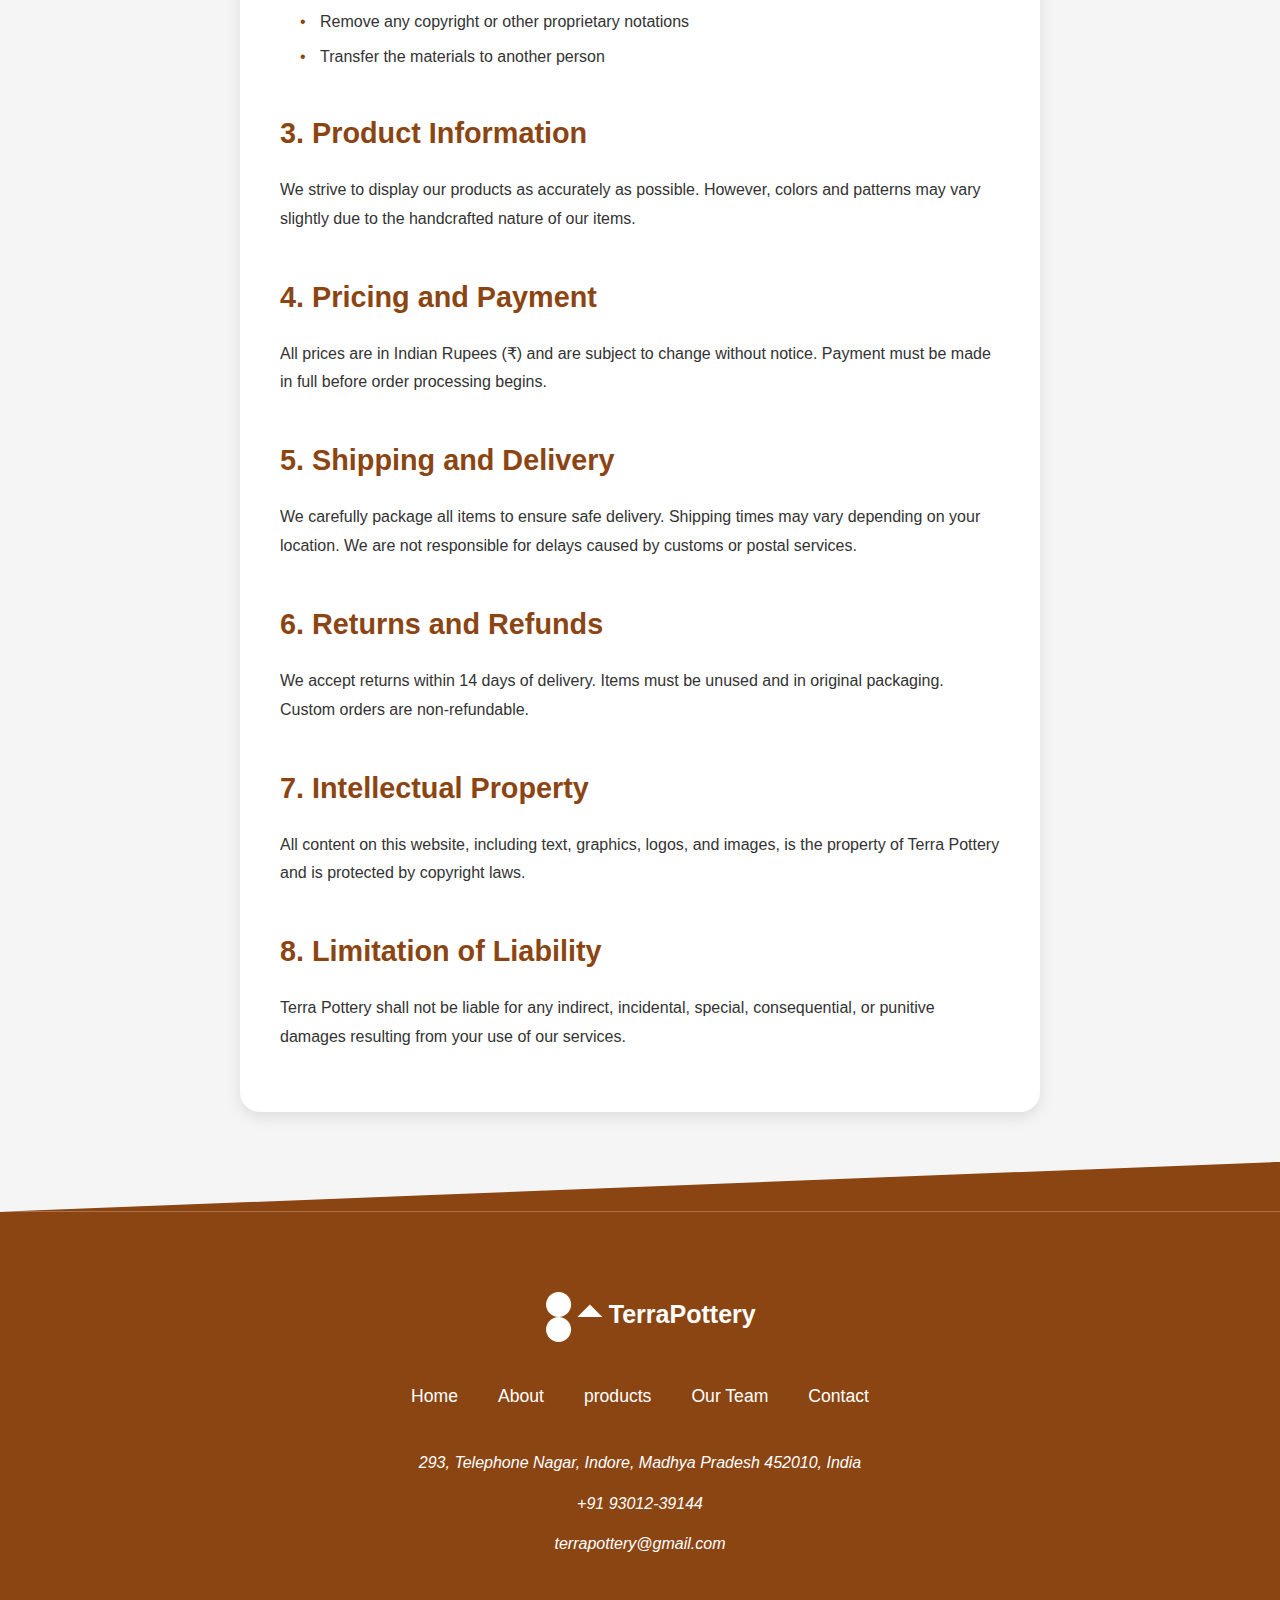
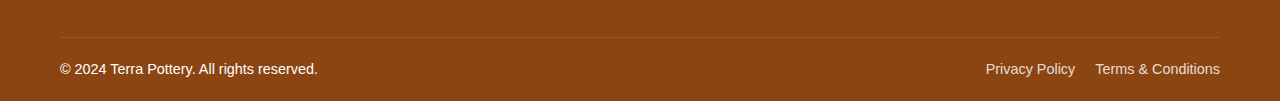
<file: terms-conditions.html>
<!DOCTYPE html>
<html lang="en">
<head>
    <meta charset="UTF-8">
    <meta name="viewport" content="width=device-width, initial-scale=1.0">
    <title>Terms & Conditions - Terra Pottery</title>
    <meta name="description" content="Terms and Conditions for Terra Pottery website. Read about our policies, rules, and guidelines for using our services.">
    <link rel="stylesheet" href="css/style.css">
    <link rel="icon" type="image/svg+xml" href="img/favicon.svg">
</head>
<body>
	<header class="header">
		<div class="container">
				<div class="header__inner">
						<a href="index.html" class="logo">
								<img src="img/logo.svg" alt="Terra Pottery logo" width="150" height="40">
						</a>
						<nav class="nav">
								<button class="burger" aria-label="Open menu">
										<span></span>
										<span></span>
										<span></span>
								</button>
								<ul class="nav__list">
										<li><a href="index.html" class="nav__link">Home</a></li>
										<li><a href="about.html" class="nav__link active">About</a></li>
										<li><a href="products.html" class="nav__link">Products</a></li>
										<li><a href="team.html" class="nav__link">Our Team</a></li>
										<li><a href="contact.html" class="nav__link">Contact</a></li>
								</ul>
						</nav>
				</div>
		</div>
</header>

    <main class="page-content">
        <div class="container">
            <h1>Terms & Conditions</h1>
            <div class="content-block">
                <p>Last updated: March 15, 2024</p>

                <h2>Legal Compliance and Regulations</h2>
                <p>By accessing and using our services, you agree to comply with all applicable laws and regulations, including data protection standards and online safety protocols. Terra Pottery operates in accordance with international compliance requirements to ensure a safe and secure user experience.</p>

                <h2>User Responsibilities</h2>
                <p>Users are required to act lawfully and refrain from violating any local, national, or international laws while using our services. Any misuse of our platform that breaches compliance policies may result in account suspension or legal action.</p>

                <h2>Dispute Resolution and Governing Law</h2>
                <p>In case of disputes, we adhere to strict legal frameworks and offer fair resolution processes. All disputes will be governed by the laws of India. By using our services, you acknowledge acceptance of these terms and agree to their enforcement.</p>

                <h2>Contact Information</h2>
                <p>For questions or concerns related to our policies, please contact us at:</p>
                <p>Email: terrapottery@gmail.com<br>
                Phone: +91 93012-39144<br>
                Address: 293, Telephone Nagar, Indore, Madhya Pradesh 452010, India</p>

                <h2>1. Agreement to Terms</h2>
                <p>By accessing and using this website, you agree to be bound by these Terms and Conditions and all applicable laws and regulations.</p>

                <h2>2. Use License</h2>
                <p>Permission is granted to temporarily download one copy of the materials on Terra Pottery's website for personal, non-commercial transitory viewing only.</p>
                <p>This is the grant of a license, not a transfer of title, and under this license you may not:</p>
                <ul>
                    <li>Modify or copy the materials</li>
                    <li>Use the materials for any commercial purpose</li>
                    <li>Remove any copyright or other proprietary notations</li>
                    <li>Transfer the materials to another person</li>
                </ul>

                <h2>3. Product Information</h2>
                <p>We strive to display our products as accurately as possible. However, colors and patterns may vary slightly due to the handcrafted nature of our items.</p>

                <h2>4. Pricing and Payment</h2>
                <p>All prices are in Indian Rupees (₹) and are subject to change without notice. Payment must be made in full before order processing begins.</p>

                <h2>5. Shipping and Delivery</h2>
                <p>We carefully package all items to ensure safe delivery. Shipping times may vary depending on your location. We are not responsible for delays caused by customs or postal services.</p>

                <h2>6. Returns and Refunds</h2>
                <p>We accept returns within 14 days of delivery. Items must be unused and in original packaging. Custom orders are non-refundable.</p>

                <h2>7. Intellectual Property</h2>
                <p>All content on this website, including text, graphics, logos, and images, is the property of Terra Pottery and is protected by copyright laws.</p>

                <h2>8. Limitation of Liability</h2>
                <p>Terra Pottery shall not be liable for any indirect, incidental, special, consequential, or punitive damages resulting from your use of our services.</p>
            </div>
        </div>
    </main>

    <footer class="footer">
			<div class="container">
					<div class="footer__content">
							<div class="footer__logo">
									<img src="img/logo-white.svg" alt="Terra Pottery logo" width="150" height="40">
							</div>
							<nav class="footer__nav">
									<ul>
											<li><a href="index.html">Home</a></li>
											<li><a href="about.html">About</a></li>
											<li><a href="products.html">products</a></li>
											<li><a href="team.html">Our Team</a></li>
											<li><a href="contact.html">Contact</a></li>
									</ul>
							</nav>
							<address class="footer__contact">
									<a href="https://maps.app.goo.gl/3uGSs3pe9WfCmcFN7" target="_blank">293, Telephone Nagar, Indore, Madhya Pradesh 452010, India</a>
									<a href="tel:+919301239144">+91 93012-39144</a>
									<a href="mailto:terrapottery@gmail.com">terrapottery@gmail.com</a>
							</address>
					</div>
					<div class="footer__bottom">
							<div class="footer__bottom-content">
									<p>&copy; 2024 Terra Pottery. All rights reserved.</p>
									<div class="footer__links">
											<a href="privacy-policy.html">Privacy Policy</a>
											<a href="terms-conditions.html">Terms & Conditions</a>
									</div>
							</div>
					</div>
			</div>
	</footer>

    <script src="js/main.js"></script>
</body>
</html>
</file>
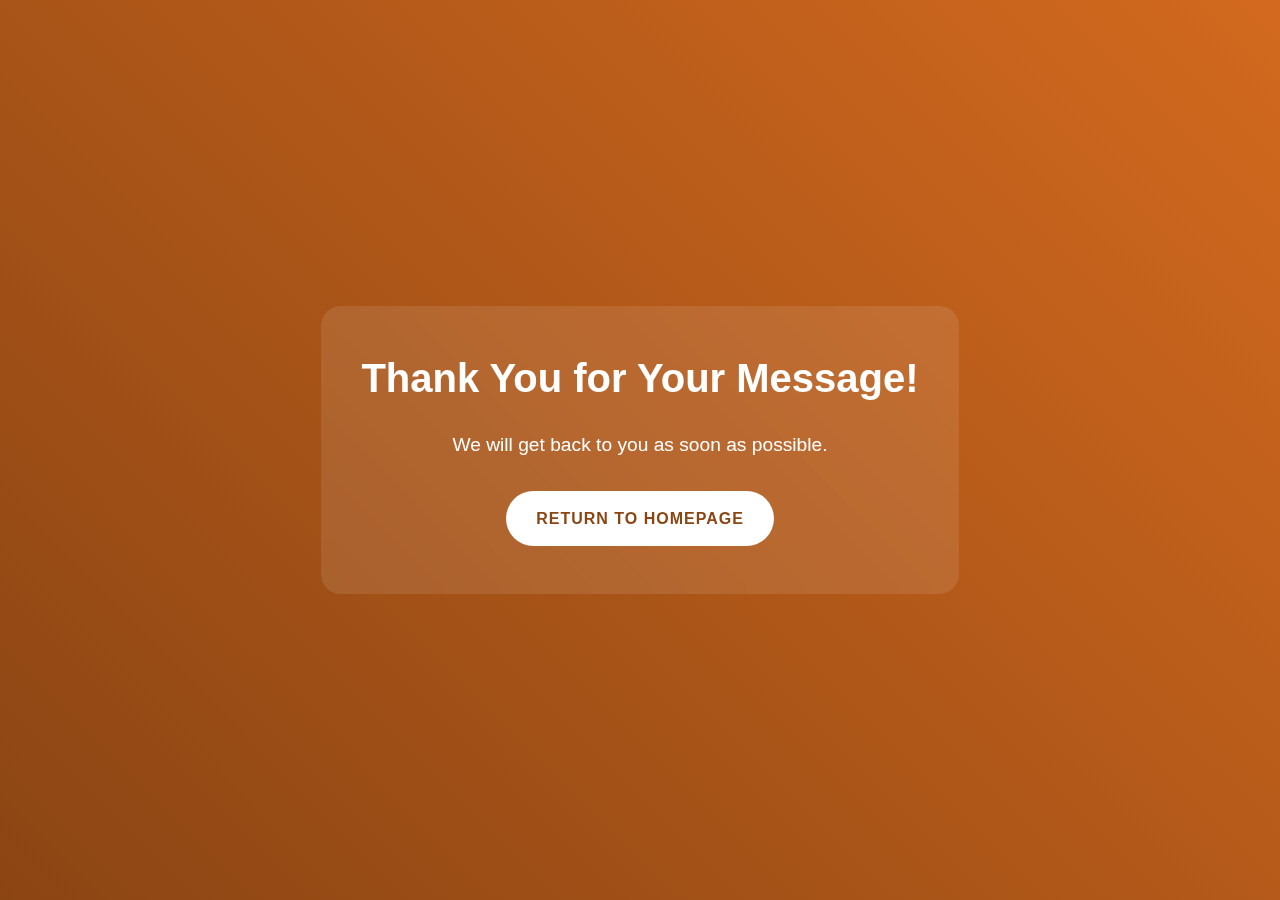
<file: thanks.html>
<!DOCTYPE html>
<html lang="en">
<head>
    <meta charset="UTF-8">
    <meta name="viewport" content="width=device-width, initial-scale=1.0">
		<meta name="description" content="Thank you for contacting us! We will get back to you as soon as possible.">
    <title>Thank You - TerraPottery</title>
    <link rel="stylesheet" href="css/style.css">
    <link rel="icon" type="image/svg+xml" href="img/favicon.svg">
</head>
<body>
	<main>
    <div class="thanks">
        <div class="thanks__content">
            <h1>Thank You for Your Message!</h1>
            <p>We will get back to you as soon as possible.</p>
            <a href="index.html" class="btn">Return to Homepage</a>
        </div>
    </div>
	</main>
</body>
</html>
</file>
<file: css/style.css>
/* Reset */
*, *::before, *::after {
    margin: 0;
    padding: 0;
    box-sizing: border-box;
}

/* Variables */
:root {
    --color-primary: #8B4513;
    --color-secondary: #D2691E;
    --color-accent: #ffc681;
    --color-text: #333;
    --color-bg: #FFF;
    --color-light: #F5F5F5;
    --container-width: 1200px;
    --header-height: 100px;
}

/* Base */
html {
    scroll-behavior: smooth;
}

body {
    font-family: Arial, sans-serif;
    color: var(--color-text);
    line-height: 1.6;
    overflow-x: hidden;
    background-color: var(--color-bg);
}

body.menu-open {
    overflow: hidden;
}

img {
    max-width: 100%;
    height: auto;
    display: block;
}

a {
    color: inherit;
    text-decoration: none;
}

ul {
    list-style: none;
}

.container {
    max-width: var(--container-width);
    margin: 0 auto;
    padding: 0 20px;
}

.btn {
    display: inline-block;
    padding: 15px 30px;
    background-color: var(--color-primary);
    color: white;
    border: none;
    border-radius: 30px;
    cursor: pointer;
    transition: all 0.3s;
    text-transform: uppercase;
    font-weight: bold;
    letter-spacing: 1px;
    position: relative;
    overflow: hidden;
}

.btn::before {
    content: '';
    position: absolute;
    top: 0;
    left: -100%;
    width: 100%;
    height: 100%;
    background: linear-gradient(120deg, transparent, rgba(255,255,255,.3), transparent);
    transition: .5s;
}

.btn:hover::before {
    left: 100%;
}

.btn:hover {
    background-color: var(--color-secondary);
    transform: translateY(-2px);
    box-shadow: 0 5px 15px rgba(139, 69, 19, 0.3);
}

/* Header */
.header {
    position: fixed;
    top: 0;
    left: 0;
    width: 100%;
    z-index: 1000;
    background-color: white;
    box-shadow: 0 2px 10px rgba(0,0,0,0.1);
    transition: all 0.3s;
}

.header.scrolled {
    --header-height: 70px;
}

.header__inner {
    height: var(--header-height);
    display: flex;
    justify-content: space-between;
    align-items: center;
    transition: height 0.3s;
}

.logo {
    position: relative;
    z-index: 2;
}

.logo img {
    height: 50px;
    width: auto;
    transition: transform 0.3s;
}

.logo:hover img {
    transform: scale(1.05);
}

/* Navigation */
.nav {
    position: relative;
}

.nav__list {
    display: flex;
    gap: 50px;
}

.nav__link {
    font-size: 1.1em;
    font-weight: 500;
    position: relative;
    padding: 5px 0;
}

.nav__link::after {
    content: '';
    position: absolute;
    bottom: 0;
    left: 0;
    width: 100%;
    height: 2px;
    background-color: var(--color-primary);
    transform: scaleX(0);
    transform-origin: right;
    transition: transform 0.3s;
}

.nav__link:hover::after,
.nav__link.active::after {
    transform: scaleX(1);
    transform-origin: left;
}

.burger {
    display: none;
    background: none;
    border: none;
    cursor: pointer;
    padding: 10px;
    z-index: 1001;
    position: relative;
}

.burger span {
    display: block;
    width: 30px;
    height: 2px;
    background-color: var(--color-text);
    margin: 6px 0;
    transition: 0.3s;
    position: relative;
}

/* Hero Section */
.hero {
    height: 100vh;
    max-height: 1000px;
    position: relative;
    display: flex;
    align-items: center;
    background: linear-gradient(rgba(0,0,0,0.2), rgba(0,0,0,0.2)), url('../img/hero.webp') top/cover;
    color: white;
    text-align: center;
    padding-top: var(--header-height);
}

#about-hero {
    background-image: linear-gradient(rgba(0,0,0,0.3), rgba(0,0,0,0.3)), url('../img/about-hero.jpg');
    max-height: 600px;
}

#team-hero {
    background-image: linear-gradient(rgba(0,0,0,0.3), rgba(0,0,0,0.3)), url('../img/team-hero.jpg');
    max-height: 600px;
}

#products-hero {
    background-image: linear-gradient(rgba(0,0,0,0.3), rgba(0,0,0,0.3)), url('../img/products-hero.jpg');
    max-height: 600px;
}

.hero__content {
    max-width: 800px;
    margin: 0 auto;
    padding: 0 20px;
}

.hero h1 {
    font-size: 3.5em;
    margin-bottom: 20px;
    line-height: 1.2;
    text-shadow: 2px 2px 4px rgba(0,0,0,0.3);
}

.hero p {
    font-size: 1.2em;
    margin-bottom: 30px;
    text-shadow: 1px 1px 2px rgba(0,0,0,0.3);
}

/* About Section */
.about {
    padding: 100px 0;
    background-color: var(--color-light);
    position: relative;
    overflow: hidden;
}

.about__image img {
	border-radius: 20px;
}

.about::before {
    content: '';
    position: absolute;
    top: -50px;
    left: 0;
    width: 100%;
    height: 100px;
    background-color: white;
    clip-path: polygon(0 0, 100% 50%, 100% 100%, 0% 100%);
}

.about h2 {
    text-align: center;
    margin-bottom: 60px;
    color: var(--color-primary);
    font-size: 2.5em;
    position: relative;
}

.about h2::after {
    content: '';
    position: absolute;
    bottom: -15px;
    left: 50%;
    transform: translateX(-50%);
    width: 80px;
    height: 3px;
    background-color: var(--color-secondary);
}

.about__content {
    display: grid;
    grid-template-columns: 1fr 1fr;
    gap: 60px;
    align-items: center;
}

.about__text {
    font-size: 1.1em;
}

.about__features {
    margin-top: 40px;
}

.about__features li {
    display: flex;
    align-items: center;
    gap: 15px;
    margin-bottom: 20px;
    padding: 15px;
    background-color: white;
    border-radius: 10px;
    box-shadow: 0 5px 15px rgba(0,0,0,0.1);
    transition: transform 0.3s;
}

.about__features li:hover {
    transform: translateY(-5px);
}

.icon {
    fill: var(--color-primary);
    flex-shrink: 0;
}

/* Products Section */
.products {
    padding: 100px 0;
    background-color: var(--color-light);
}

.products h2 {
    text-align: center;
    margin-bottom: 60px;
    color: var(--color-primary);
    font-size: 2.5em;
    position: relative;
}

.products h2::after {
    content: '';
    position: absolute;
    bottom: -15px;
    left: 50%;
    transform: translateX(-50%);
    width: 80px;
    height: 3px;
    background-color: var(--color-secondary);
}

.products__grid {
    display: grid;
    grid-template-columns: repeat(auto-fit, minmax(280px, 1fr));
    gap: 30px;
    padding: 0 20px;
}

.products__item {
    position: relative;
    border-radius: 15px;
    overflow: hidden;
    background: white;
    box-shadow: 0 5px 15px rgba(0,0,0,0.1);
    transition: transform 0.3s;
}

.products__item:hover {
    transform: translateY(-5px);
}

.products__image {
    position: relative;
    overflow: hidden;
    aspect-ratio: 1;
}

.products__image img {
    width: 100%;
    height: 100%;
    object-fit: cover;
    transition: transform 0.5s;
}

.products__item:hover .products__image img {
    transform: scale(1.1);
}

.products__content {
    padding: 20px;
    background: white;
}

.products__title {
    font-size: 1.3em;
    color: var(--color-primary);
    margin-bottom: 10px;
}

.products__text {
    color: var(--color-text);
    margin-bottom: 15px;
    font-size: 0.95em;
    line-height: 1.4;
}

.products__details {
    display: flex;
    justify-content: space-between;
    align-items: center;
    margin-top: 15px;
}

.products__price {
    font-size: 1.4em;
    font-weight: bold;
    color: var(--color-secondary);
}

.btn--small {
    padding: 10px 20px;
    font-size: 0.9em;
}

.products__cta {
    text-align: center;
    margin-top: 40px;
}

/* Contact Page */
.contact {
    padding: 100px 0;
    background-color: var(--color-light);
}

.contact h1 {
    text-align: center;
    margin-bottom: 60px;
    color: var(--color-primary);
    font-size: 2.5em;
    position: relative;
}

.contact h1::after {
    content: '';
    position: absolute;
    bottom: -15px;
    left: 50%;
    transform: translateX(-50%);
    width: 80px;
    height: 3px;
    background-color: var(--color-secondary);
}

.contact__content {
    display: grid;
    grid-template-columns: 1fr 1fr;
    gap: 60px;
    background-color: white;
    border-radius: 20px;
    overflow: hidden;
    box-shadow: 0 10px 30px rgba(0,0,0,0.1);
}

.contact__info {
    padding: 40px;
    background-color: var(--color-primary);
    color: white;
}

.contact__info h2 {
    margin-bottom: 30px;
    font-size: 2em;
}

.contact__details {
    margin-bottom: 40px;
}

.contact__item {
    display: flex;
    align-items: center;
    gap: 15px;
    margin-bottom: 20px;
    padding: 15px;
    background-color: rgba(255,255,255,0.1);
    border-radius: 10px;
    transition: transform 0.3s;
}

.contact__item:hover {
    transform: translateX(10px);
}

.contact__item .icon {
    fill: white;
}

.contact__map {
    margin-top: 40px;
}

.contact__map iframe {
    width: 100%;
    height: 300px;
    border-radius: 10px;
}

.contact__form {
    padding: 40px;
}

.contact__form h2 {
    margin-bottom: 30px;
    color: var(--color-primary);
    font-size: 2em;
}

/* Form */
.form__group {
    margin-bottom: 20px;
}

.form__group label {
    display: block;
    margin-bottom: 8px;
    color: var(--color-text);
    font-weight: 500;
}

.form__group input,
.form__group textarea {
    width: 100%;
    padding: 12px;
    border: 2px solid #ddd;
    border-radius: 8px;
    transition: border-color 0.3s;
}

.form__group input:focus,
.form__group textarea:focus {
    border-color: var(--color-primary);
    outline: none;
}

.form__group textarea {
    height: 150px;
    resize: vertical;
}

.form__group--checkbox {
    display: flex;
    align-items: center;
    gap: 10px;
}

.form__group--checkbox input {
    width: auto;
}

/* Footer */
.footer {
    background-color: var(--color-primary);
    color: white;
    position: relative;
}

.footer::before {
    content: '';
    position: absolute;
    top: -50px;
    left: 0;
    width: 100%;
    height: 50px;
    background-color: var(--color-primary);
    clip-path: polygon(0 100%, 100% 0, 100% 100%, 0% 100%);
}

.footer__content {
    padding: 80px 0 40px;
    text-align: center;
}

.footer__logo {
    margin-bottom: 40px;
}

.footer__logo img {
    height: 50px;
		width: auto;
    margin: 0 auto;
}

.footer__nav {
    margin-bottom: 40px;
}

.footer__nav ul {
    display: flex;
    justify-content: center;
    gap: 40px;
}

.footer__nav a {
    font-size: 1.1em;
    transition: color 0.3s;
}

.footer__nav a:hover {
    color: var(--color-accent);
}

.footer__contact {
    max-width: 600px;
    margin: 0 auto 40px;
    display: flex;
    flex-direction: column;
    gap: 15px;
}

.footer__contact a {
    transition: color 0.3s;
}

.footer__contact a:hover {
    color: var(--color-accent);
}

.footer__social {
    margin-bottom: 40px;
}

.footer__social-list {
    display: flex;
    justify-content: center;
    gap: 20px;
}

.footer__social-link {
    width: 40px;
    height: 40px;
    border-radius: 50%;
    background-color: rgba(255,255,255,0.1);
    display: flex;
    align-items: center;
    justify-content: center;
    transition: all 0.3s;
}

.footer__social-link:hover {
    background-color: var(--color-accent);
    transform: translateY(-5px);
}

.footer__social-link svg {
    fill: white;
    width: 20px;
    height: 20px;
}

.footer__bottom {
    padding: 20px 0;
    border-top: 1px solid rgba(255,255,255,0.1);
    font-size: 0.9em;
}

.footer__bottom-content {
    display: flex;
    justify-content: space-between;
    align-items: center;
}

.footer__links {
    display: flex;
    gap: 20px;
}

.footer__links a {
    opacity: 0.8;
    transition: opacity 0.3s;
}

.footer__links a:hover {
    opacity: 1;
}

/* Thanks Page */
.thanks {
    height: 100vh;
    display: flex;
    align-items: center;
    justify-content: center;
    text-align: center;
    background: linear-gradient(45deg, var(--color-primary), var(--color-secondary));
    color: white;
}

.thanks__content {
    padding: 40px;
    background-color: rgba(255,255,255,0.1);
    border-radius: 20px;
    backdrop-filter: blur(10px);
}

.thanks__content h1 {
    font-size: 2.5em;
    margin-bottom: 20px;
}

.thanks__content p {
    margin-bottom: 30px;
    font-size: 1.2em;
}

.thanks__content .btn {
    background-color: white;
    color: var(--color-primary);
}

.thanks__content .btn:hover {
    background-color: var(--color-accent);
}

/* products Section */
.products {
    padding: 100px 0;
    background-color: var(--color-light);
}

.products h2 {
    text-align: center;
    margin-bottom: 60px;
    color: var(--color-primary);
    font-size: 2.5em;
    position: relative;
}

.products h2::after {
    content: '';
    position: absolute;
    bottom: -15px;
    left: 50%;
    transform: translateX(-50%);
    width: 80px;
    height: 3px;
    background-color: var(--color-secondary);
}

.products__grid {
    display: grid;
    grid-template-columns: repeat(auto-fit, minmax(280px, 1fr));
    gap: 30px;
    padding: 0 20px;
}

.products__item {
    position: relative;
    border-radius: 15px;
    overflow: hidden;
    background: white;
    box-shadow: 0 5px 15px rgba(0,0,0,0.1);
    transition: transform 0.3s;
}

.products__item:hover {
    transform: translateY(-5px);
}

.products__image {
    position: relative;
    overflow: hidden;
    aspect-ratio: 1;
}

.products__image img {
    width: 100%;
    height: 100%;
    object-fit: cover;
    transition: transform 0.5s;
}

.products__item:hover .products__image img {
    transform: scale(1.1);
}

.products__content {
    padding: 20px;
    background: white;
}

.products__title {
    font-size: 1.3em;
    color: var(--color-primary);
    margin-bottom: 10px;
}

.products__text {
    color: var(--color-text);
    margin-bottom: 15px;
    font-size: 0.95em;
    line-height: 1.4;
}

.products__details {
    display: flex;
    justify-content: space-between;
    align-items: center;
    margin-top: 15px;
}

.products__price {
    font-size: 1.4em;
    font-weight: bold;
    color: var(--color-secondary);
}

.btn--small {
    padding: 10px 20px;
    font-size: 0.9em;
}

.products__cta {
    text-align: center;
    margin-top: 40px;
}

/* Process Section */
.process {
    padding: 100px 0;
    background-color: white;
}

.process h2 {
    text-align: center;
    margin-bottom: 60px;
    color: var(--color-primary);
    font-size: 2.5em;
    position: relative;
}

.process h2::after {
    content: '';
    position: absolute;
    bottom: -15px;
    left: 50%;
    transform: translateX(-50%);
    width: 80px;
    height: 3px;
    background-color: var(--color-secondary);
}

.process__grid {
    display: grid;
    grid-template-columns: repeat(auto-fit, minmax(250px, 1fr));
    gap: 40px;
    padding: 0 20px;
}

.process__item {
    text-align: center;
    padding: 30px;
    background-color: var(--color-light);
    border-radius: 15px;
    transition: transform 0.3s;
    position: relative;
}

.process__item:hover {
    transform: translateY(-10px);
}

.process__number {
    font-size: 3em;
    font-weight: bold;
    color: var(--color-accent);
    margin-bottom: 20px;
    font-family: serif;
}

.process__item h3 {
    color: var(--color-primary);
    margin-bottom: 15px;
    font-size: 1.5em;
}

/* Workshop Section */
.workshop {
    padding: 100px 0;
    background-color: var(--color-light);
}

.workshop h2 {
    text-align: center;
    margin-bottom: 60px;
    color: var(--color-primary);
    font-size: 2.5em;
    position: relative;
}

.workshop h2::after {
    content: '';
    position: absolute;
    bottom: -15px;
    left: 50%;
    transform: translateX(-50%);
    width: 80px;
    height: 3px;
    background-color: var(--color-secondary);
}

.workshop__content {
    display: grid;
    grid-template-columns: 1fr 1fr;
    gap: 60px;
    align-items: center;
}

.workshop__text {
    font-size: 1.1em;
}

.workshop__features {
    margin: 30px 0;
    display: grid;
    grid-template-columns: 1fr 1fr;
    gap: 20px;
}

.workshop__features li {
    padding: 15px;
    background-color: white;
    border-radius: 10px;
    box-shadow: 0 5px 15px rgba(0,0,0,0.1);
    display: flex;
    align-items: center;
    gap: 10px;
}

.workshop__features li::before {
    content: '✓';
    color: var(--color-primary);
    font-weight: bold;
}

.workshop__image {
    border-radius: 15px;
    overflow: hidden;
    box-shadow: 0 10px 30px rgba(0,0,0,0.1);
}

.workshop__image img {
    width: 100%;
    height: 100%;
    object-fit: cover;
}

/* Media Queries */
@media (max-width: 1024px) {
    :root {
        --container-width: 900px;
    }

    .hero h1 {
        font-size: 3em;
    }

    .about__content,
    .contact__content {
        gap: 40px;
    }
}

@media (max-width: 768px) {
    :root {
        --header-height: 80px;
    }

    .burger {
        display: block;
    }

    .nav__list {
        position: fixed;
        top: 0;
        right: -100%;
        width: 100%;
        height: 100vh;
        background-color: var(--color-bg);
        flex-direction: column;
        justify-content: center;
        align-items: center;
        transition: 0.3s;
        gap: 30px;
        z-index: 1000;
    }

    body.menu-open .nav__list {
        right: 0;
    }

    body.menu-open .burger span:first-child {
        transform: rotate(45deg);
        top: 8px;
    }

    body.menu-open .burger span:nth-child(2) {
        opacity: 0;
    }

    body.menu-open .burger span:last-child {
        transform: rotate(-45deg);
        top: -8px;
    }

    .hero h1 {
        font-size: 2.5em;
    }

    .about__content,
    .contact__content {
        grid-template-columns: 1fr;
    }

    .slider__item {
        flex: 0 0 100%;
    }

    .footer__nav ul {
        flex-direction: column;
        gap: 20px;
    }

    .footer__bottom-content {
        flex-direction: column;
        gap: 20px;
        text-align: center;
    }

    .workshop__content {
        grid-template-columns: 1fr;
    }

    .workshop__features {
        grid-template-columns: 1fr;
    }

    .process__grid {
        gap: 20px;
    }

    .products__grid {
        grid-template-columns: repeat(auto-fit, minmax(250px, 1fr));
        gap: 20px;
    }
}

@media (max-width: 480px) {
    .hero h1 {
        font-size: 2em;
    }

    .about h2,
    .products h2,
    .contact h1 {
        font-size: 2em;
    }

    .contact__info,
    .contact__form {
        padding: 20px;
    }

    .footer__social-list {
        flex-wrap: wrap;
    }

    .product-card__details {
        flex-direction: column;
        gap: 15px;
    }
    
    .product-card__content {
        padding: 15px;
    }

    .product-card__price {
        font-size: 1.3em;
    }
}

/* Page Content */
.page-content {
    padding: 150px 0 100px;
    background-color: var(--color-light);
}

.page-content h1 {
    text-align: center;
    margin-bottom: 60px;
    color: var(--color-primary);
    font-size: 2.5em;
    position: relative;
}

.page-content h1::after {
    content: '';
    position: absolute;
    bottom: -15px;
    left: 50%;
    transform: translateX(-50%);
    width: 80px;
    height: 3px;
    background-color: var(--color-secondary);
}

.content-block {
    max-width: 800px;
    margin: 0 auto;
    padding: 40px;
    background-color: white;
    border-radius: 20px;
    box-shadow: 0 5px 15px rgba(0,0,0,0.1);
}

.content-block h2 {
    color: var(--color-primary);
    font-size: 1.8em;
    margin: 40px 0 20px;
}

.content-block h2:first-of-type {
    margin-top: 20px;
}

.content-block p {
    margin-bottom: 20px;
    line-height: 1.8;
}

.content-block ul {
    margin-bottom: 20px;
    padding-left: 20px;
}

.content-block ul li {
    margin-bottom: 10px;
    position: relative;
    padding-left: 20px;
}

.content-block ul li::before {
    content: '•';
    color: var(--color-primary);
    position: absolute;
    left: 0;
}

@media (max-width: 768px) {
    .page-content {
        padding: 120px 0 60px;
    }

    .content-block {
        padding: 30px 20px;
    }

    .content-block h2 {
        font-size: 1.5em;
    }
}

/* Testimonials Section */
.testimonials {
    padding: 80px 0;
    background-color: #f9f9f9;
}

.testimonials h2 {
    text-align: center;
    margin-bottom: 60px;
    color: var(--color-primary);
    font-size: 2.5em;
    position: relative;
}

.testimonials h2::after {
    content: '';
    position: absolute;
    bottom: -15px;
    left: 50%;
    transform: translateX(-50%);
    width: 80px;
    height: 3px;
    background-color: var(--color-secondary);
}

.testimonials__slider {
    position: relative;
    max-width: 800px;
    margin: 40px auto 0;
    overflow: hidden;
}

.testimonials__track {
    display: flex;
    transition: transform 0.5s ease;
}

.testimonial__slide {

    min-width: 100%;
    padding: 0 20px;
}

.testimonial__content {
		display: flex;
		flex-direction: column;
		align-items: center;
    background: #fff;
    padding: 30px;
    border-radius: 10px;
    box-shadow: 0 4px 15px rgba(0, 0, 0, 0.1);
    text-align: center;
}

.testimonial__avatar {
    width: 80px;
    height: 80px;
    border-radius: 50%;
    margin-bottom: 20px;
    object-fit: cover;
}

.testimonial__text {
    font-size: 16px;
    line-height: 1.6;
    color: #333;
    margin-bottom: 20px;
    font-style: italic;
}

.testimonial__author h4 {
    font-size: 18px;
    color: #000;
    margin-bottom: 5px;
}

.testimonial__author p {
    font-size: 14px;
    color: #666;
}

.testimonials__controls {
    display: flex;
    justify-content: center;
    align-items: center;
    margin-top: 30px;
    gap: 20px;
}

.testimonials__btn {
    background: none;
    border: none;
    cursor: pointer;
    padding: 10px;
    transition: opacity 0.3s;
}

.testimonials__btn:hover {
    opacity: 0.7;
}

.testimonials__dots {
    display: flex;
    gap: 8px;
}

.testimonials__dot {
    width: 10px;
    height: 10px;
    border-radius: 50%;
    background: #ddd;
    cursor: pointer;
    transition: background-color 0.3s;
}

.testimonials__dot.active {
    background: #333;
}

/* Info Tabs Section */
.info-tabs {
    padding: 80px 0;
}

.info-tabs h2 {
    text-align: center;
    margin-bottom: 60px;
    color: var(--color-primary);
    font-size: 2.5em;
    position: relative;
}

.info-tabs h2::after {
    content: '';
    position: absolute;
    bottom: -15px;
    left: 50%;
    transform: translateX(-50%);
    width: 80px;
    height: 3px;
    background-color: var(--color-secondary);
}

.tabs {
    max-width: 800px;
    margin: 40px auto 0;
}

.tabs__nav {
    display: flex;
    gap: 10px;
    margin-bottom: 30px;
    overflow-x: auto;
    padding-bottom: 10px;
}

.tabs__btn {
    padding: 12px 24px;
    background: none;
    border: 2px solid #ddd;
    border-radius: 30px;
    cursor: pointer;
    font-size: 16px;
    color: #333;
    transition: all 0.3s;
    white-space: nowrap;
}

.tabs__btn.active {
    background: var(--color-primary);
    color: #fff;
    border-color: var(--color-primary);
}

.tabs__content {
    background: #fff;
    padding: 30px;
    border-radius: 10px;
    box-shadow: 0 4px 15px rgba(0, 0, 0, 0.1);
}

.tabs__pane {
    display: none;
}

.tabs__pane.active {
    display: block;
}

.tabs__pane h3 {
    margin-bottom: 20px;
    font-size: 24px;
}

.tabs__pane p {
    margin-bottom: 15px;
    line-height: 1.6;
}

.tabs__pane ul {
    list-style: disc;
    margin-left: 20px;
}

.tabs__pane li {
    margin-bottom: 10px;
    line-height: 1.4;
}

@media (max-width: 768px) {
    .tabs__nav {
        flex-wrap: nowrap;
    }
    
    .tabs__content {
        padding: 20px;
    }
    
    .testimonial__content {
        padding: 20px;
    }
}

/* Common Section Styles */
.section {
    padding: 100px 0;
    position: relative;
}

.section__title {
    text-align: center;
    margin-bottom: 60px;
    color: var(--color-primary);
    font-size: 2.5em;
    position: relative;
}

.section__title::after {
    content: '';
    position: absolute;
    bottom: -15px;
    left: 50%;
    transform: translateX(-50%);
    width: 80px;
    height: 3px;
    background-color: var(--color-accent);
}

/* Timeline Section */
.timeline__grid {
    display: grid;
    gap: 40px;
    max-width: 800px;
    margin: 0 auto;
    position: relative;
}

.timeline__item {
    display: grid;
    grid-template-columns: auto 1fr;
    gap: 30px;
    padding: 20px;
    background: white;
    border-radius: 10px;
    box-shadow: 0 5px 15px rgba(0,0,0,0.1);
    transition: transform 0.3s;
}

.timeline__item:hover {
    transform: translateY(-5px);
}

.timeline__year {
    font-size: 2em;
    font-weight: bold;
    color: var(--color-primary);
    padding: 20px;
    background: var(--color-light);
    border-radius: 10px;
    text-align: center;
    min-width: 120px;
}

.timeline__content h3 {
    color: var(--color-secondary);
    margin-bottom: 10px;
    font-size: 1.5em;
}

/* Stats Section */
.stats__grid {
    display: grid;
    grid-template-columns: repeat(auto-fit, minmax(250px, 1fr));
    gap: 30px;
}

.stats__item {
    text-align: center;
    padding: 30px;
    background: white;
    border-radius: 15px;
    box-shadow: 0 5px 15px rgba(0,0,0,0.1);
    transition: transform 0.3s;
}

.stats__item:hover {
    transform: translateY(-5px);
}

.stats__number {
    font-size: 3em;
    font-weight: bold;
    color: var(--color-primary);
    margin-bottom: 10px;
    font-family: serif;
    opacity: 0;
    transform: translateY(20px);
    transition: opacity 0.5s, transform 0.5s;
}

.stats__number.animate {
    opacity: 1;
    transform: translateY(0);
}

.stats__title {
    font-size: 1.3em;
    color: var(--color-secondary);
    margin-bottom: 10px;
}

.stats__text {
    color: var(--color-text);
}

/* Workshops Section */
.workshops__grid {
    display: grid;
    grid-template-columns: repeat(auto-fit, minmax(300px, 1fr));
    gap: 30px;
}

.workshops__item {
    background: white;
    border-radius: 15px;
    overflow: hidden;
    box-shadow: 0 5px 15px rgba(0,0,0,0.1);
    transition: transform 0.3s;
    display: flex;
}

.workshops__item:hover {
    transform: translateY(-5px);
}

.workshops__date {
    background: var(--color-primary);
    color: white;
    padding: 20px;
    text-align: center;
    min-width: 100px;
    display: flex;
    flex-direction: column;
    justify-content: center;
}

.workshops__day {
    font-size: 2em;
    font-weight: bold;
    line-height: 1;
}

.workshops__month {
    font-size: 1.2em;
    text-transform: uppercase;
}

.workshops__content {
    padding: 20px;
    flex-grow: 1;
}

.workshops__title {
    font-size: 1.5em;
    color: var(--color-primary);
    margin-bottom: 10px;
}

.workshops__text {
    color: var(--color-text);
    margin-bottom: 15px;
}

.workshops__details {
    list-style: none;
    margin-bottom: 20px;
}

.workshops__details li {
    margin-bottom: 5px;
    color: var(--color-text);
    position: relative;
    padding-left: 20px;
}

.workshops__details li::before {
    content: '•';
    color: var(--color-primary);
    position: absolute;
    left: 0;
}

@media (max-width: 768px) {
    .timeline__item {
        grid-template-columns: 1fr;
        text-align: center;
        gap: 15px;
    }

    .timeline__year {
        margin: 0 auto;
    }

    .workshops__item {
        flex-direction: column;
    }

    .workshops__date {
        padding: 10px;
        flex-direction: row;
        justify-content: center;
        gap: 10px;
        align-items: center;
    }
}

/* Categories Section */
.categories__grid {
    display: grid;
    grid-template-columns: repeat(auto-fit, minmax(250px, 1fr));
    gap: 30px;
    margin-bottom: 60px;
}

.category__item {
    position: relative;
    border-radius: 15px;
    overflow: hidden;
    aspect-ratio: 1;
    transition: transform 0.3s;
}

.category__item:hover {
    transform: translateY(-10px);
}

.category__image {
    width: 100%;
    height: 100%;
    object-fit: cover;
}

.category__title {
    position: absolute;
    bottom: 0;
    left: 0;
    right: 0;
    padding: 20px;
    background: linear-gradient(transparent, rgba(0,0,0,0.7));
    color: white;
    font-size: 1.5em;
    text-align: center;
}

/* Products Section */
.products-section {
    padding: 80px 0;
}

.products-section:nth-child(odd) {
    background-color: var(--color-light);
}

/* Custom Orders Section */
.custom-orders__content {
    display: grid;
    grid-template-columns: 1fr 1fr;
    gap: 60px;
    align-items: center;
}

.custom-orders__text {
    font-size: 1.1em;
}

.custom-orders__features {
    margin: 30px 0;
    list-style: none;
}

.custom-orders__features li {
    margin-bottom: 15px;
    padding-left: 30px;
    position: relative;
}

.custom-orders__features li::before {
    content: '✓';
    position: absolute;
    left: 0;
    color: var(--color-primary);
    font-weight: bold;
}

.custom-orders__image {
    border-radius: 15px;
    overflow: hidden;
    box-shadow: 0 10px 30px rgba(0,0,0,0.1);
}

.custom-orders__image img {
    width: 100%;
    height: 100%;
    object-fit: cover;
}

@media (max-width: 768px) {
    .custom-orders__content {
        grid-template-columns: 1fr;
        gap: 30px;
    }

    .categories__grid {
        gap: 20px;
    }
}

/* Product Info Section */
.product-info {
    background-color: white;
    padding: 100px 0;
}

.product-info__grid {
    display: grid;
    grid-template-columns: repeat(auto-fit, minmax(250px, 1fr));
    gap: 30px;
    padding: 0 20px;
}

.product-info__item {
    background: var(--color-light);
    border-radius: 15px;
    padding: 30px;
    text-align: center;
    transition: transform 0.3s;
    box-shadow: 0 5px 15px rgba(0,0,0,0.1);
}

.product-info__item:hover {
    transform: translateY(-5px);
}

.product-info__icon {
    width: 80px;
    height: 80px;
    background: white;
    border-radius: 50%;
    display: flex;
    align-items: center;
    justify-content: center;
    margin: 0 auto 20px;
    box-shadow: 0 5px 15px rgba(0,0,0,0.1);
}

.product-info__icon svg {
    fill: var(--color-primary);
}

.product-info__item h3 {
    color: var(--color-primary);
    font-size: 1.5em;
    margin-bottom: 20px;
}

.product-info__list {
    text-align: left;
    list-style: none;
}

.product-info__list li {
    margin-bottom: 12px;
    padding-left: 25px;
    position: relative;
    color: var(--color-text);
}

.product-info__list li::before {
    content: '✓';
    position: absolute;
    left: 0;
    color: var(--color-primary);
    font-weight: bold;
}

@media (max-width: 768px) {
    .product-info__grid {
        grid-template-columns: repeat(auto-fit, minmax(250px, 1fr));
        gap: 20px;
    }

    .product-info__item {
        padding: 20px;
    }

    .product-info__icon {
        width: 60px;
        height: 60px;
    }

    .product-info__item h3 {
        font-size: 1.3em;
    }
}

/* Reviews Section */
.reviews {
    background-color: var(--color-light);
    padding: 100px 0;
}

.reviews__grid {
    display: grid;
    grid-template-columns: repeat(auto-fit, minmax(300px, 1fr));
    gap: 30px;
    padding: 0 20px;
}

.reviews__item {
    background: white;
    padding: 30px;
    border-radius: 15px;
    box-shadow: 0 5px 15px rgba(0,0,0,0.1);
    transition: transform 0.3s;
}

.reviews__item:hover {
    transform: translateY(-5px);
}

.reviews__rating {
    display: flex;
    gap: 5px;
    margin-bottom: 20px;
}

.reviews__rating .star {
    color: #FFD700;
}

.reviews__text {
    font-size: 1.1em;
    line-height: 1.6;
    color: var(--color-text);
    margin-bottom: 20px;
    font-style: italic;
}

.reviews__author {
    display: flex;
    align-items: center;
    gap: 15px;
}

.reviews__avatar {
    width: 60px;
    height: 60px;
    border-radius: 50%;
    object-fit: cover;
}

.reviews__info h4 {
    color: var(--color-primary);
    margin-bottom: 5px;
}

.reviews__info p {
    color: var(--color-text);
    font-size: 0.9em;
}

/* Product Info Section */
.product-info__item:nth-child(1) .product-info__icon svg {
    background: url('data:image/svg+xml,<svg xmlns="http://www.w3.org/2000/svg" viewBox="0 0 24 24"><path fill="%238B4513" d="M12 2C6.48 2 2 6.48 2 12s4.48 10 10 10 10-4.48 10-10S17.52 2 12 2zm0 18c-4.41 0-8-3.59-8-8s3.59-8 8-8 8 3.59 8 8-3.59 8-8 8zm-1-13h2v6h-2zm0 8h2v2h-2z"/></svg>') center/contain no-repeat;
    width: 48px;
    height: 48px;
}

.product-info__item:nth-child(2) .product-info__icon svg {
    background: url('data:image/svg+xml,<svg xmlns="http://www.w3.org/2000/svg" viewBox="0 0 24 24"><path fill="%238B4513" d="M12 2C6.48 2 2 6.48 2 12s4.48 10 10 10 10-4.48 10-10S17.52 2 12 2zm0 18c-4.41 0-8-3.59-8-8s3.59-8 8-8 8 3.59 8 8-3.59 8-8 8zm-1-13h2v6h-2zm0 8h2v2h-2z"/></svg>') center/contain no-repeat;
    width: 48px;
    height: 48px;
}

.product-info__item:nth-child(3) .product-info__icon svg {
    background: url('data:image/svg+xml,<svg xmlns="http://www.w3.org/2000/svg" viewBox="0 0 24 24"><path fill="%238B4513" d="M20 8h-3V4H3c-1.1 0-2 .9-2 2v11h2c0 1.66 1.34 3 3 3s3-1.34 3-3h6c0 1.66 1.34 3 3 3s3-1.34 3-3h2v-5l-3-4zm-1 1l1.5 2h-3V9h1.5zM6 18c-.55 0-1-.45-1-1s.45-1 1-1 1 .45 1 1-.45 1-1 1zm12 0c-.55 0-1-.45-1-1s.45-1 1-1 1 .45 1 1-.45 1-1 1z"/></svg>') center/contain no-repeat;
    width: 48px;
    height: 48px;
}

.product-info__item:nth-child(4) .product-info__icon svg {
    background: url('data:image/svg+xml,<svg xmlns="http://www.w3.org/2000/svg" viewBox="0 0 24 24"><path fill="%238B4513" d="M19 3h-4.18C14.4 1.84 13.3 1 12 1s-2.4.84-2.82 2H5c-1.1 0-2 .9-2 2v14c0 1.1.9 2 2 2h14c1.1 0 2-.9 2-2V5c0-1.1-.9-2-2-2zm-7 0c.55 0 1 .45 1 1s-.45 1-1 1-1-.45-1-1 .45-1 1-1zm0 15l-5-5h3V9h4v4h3l-5 5z"/></svg>') center/contain no-repeat;
    width: 48px;
    height: 48px;
}

@media (max-width: 768px) {
    .reviews__grid {
        grid-template-columns: 1fr;
        gap: 20px;
    }

    .reviews__text {
        font-size: 1em;
    }

    .reviews__avatar {
        width: 50px;
        height: 50px;
    }
}

.achievements__number {
    font-size: 3em;
    font-weight: bold;
    color: var(--color-primary);
    margin-bottom: 10px;
    font-family: serif;
    opacity: 0;
    transform: translateY(20px);
    transition: opacity 0.5s, transform 0.5s;
}

.achievements__number.animate {
    opacity: 1;
    transform: translateY(0);
}

/* Team Section */
.team {
    padding: 100px 0;
    background-color: var(--color-light);
}

.team__grid {
    display: grid;
    grid-template-columns: repeat(auto-fit, minmax(300px, 1fr));
    gap: 40px;
    padding: 0 20px;
}

.team__member {
    background: white;
    border-radius: 15px;
    overflow: hidden;
    box-shadow: 0 5px 15px rgba(0,0,0,0.1);
    transition: transform 0.3s;
}

.team__member:hover {
    transform: translateY(-10px);
}

.team__image {
    position: relative;
    overflow: hidden;
    aspect-ratio: 3/4;
}

.team__image img {
    width: 100%;
    height: 100%;
    object-fit: cover;
}

.team__social {
    position: absolute;
    bottom: 20px;
    left: 0;
    right: 0;
    display: flex;
    justify-content: center;
    gap: 15px;
    transform: translateY(100%);
    transition: transform 0.3s;
}

.team__member:hover .team__social {
    transform: translateY(0);
}

.team__social-link {
    width: 40px;
    height: 40px;
    background: white;
    border-radius: 50%;
    display: flex;
    align-items: center;
    justify-content: center;
    transition: all 0.3s;
}

.team__social-link:hover {
    background: var(--color-primary);
}

.team__social-link:hover svg {
    fill: white;
}

.team__social-link svg {
    fill: var(--color-primary);
    width: 20px;
    height: 20px;
    transition: fill 0.3s;
}

.team__content {
    padding: 30px;
}

.team__name {
    font-size: 1.5em;
    color: var(--color-primary);
    margin-bottom: 5px;
}

.team__position {
    color: var(--color-secondary);
    font-size: 1.1em;
    margin-bottom: 15px;
}

.team__text {
    color: var(--color-text);
    margin-bottom: 20px;
    line-height: 1.6;
}

.team__skills {
    display: flex;
    flex-direction: column;
    gap: 15px;
}

.team__skill {
    display: flex;
    flex-direction: column;
    gap: 5px;
}

.team__skill span {
    color: var(--color-text);
    font-size: 0.9em;
}

.team__skill-bar {
    height: 6px;
    background: var(--color-light);
    border-radius: 3px;
    overflow: hidden;
    position: relative;
}

.team__skill-bar::after {
    content: '';
    position: absolute;
    top: 0;
    left: 0;
    height: 100%;
    width: var(--progress);
    background: var(--color-primary);
    border-radius: 3px;
}

/* Expertise Section */
.expertise {
    padding: 100px 0;
    background-color: white;
}

.expertise__grid {
    display: grid;
    grid-template-columns: repeat(auto-fit, minmax(250px, 1fr));
    gap: 30px;
    padding: 0 20px;
}

.expertise__item {
    text-align: center;
    padding: 40px 30px;
    background: var(--color-light);
    border-radius: 15px;
    transition: transform 0.3s;
}

.expertise__item:hover {
    transform: translateY(-10px);
}

.expertise__icon {
    width: 80px;
    height: 80px;
    background: white;
    border-radius: 50%;
    display: flex;
    align-items: center;
    justify-content: center;
    margin: 0 auto 20px;
    box-shadow: 0 5px 15px rgba(0,0,0,0.1);
}

.expertise__icon svg {
    fill: var(--color-primary);
    width: 40px;
    height: 40px;
}

.expertise__item h3 {
    color: var(--color-primary);
    font-size: 1.5em;
    margin-bottom: 15px;
}

.expertise__item p {
    color: var(--color-text);
    line-height: 1.6;
}

/* Join Team Section */
.join-team {
    padding: 100px 0;
    background-color: var(--color-light);
}

.join-team__content {
    display: grid;
    grid-template-columns: 1fr 1fr;
    gap: 60px;
    align-items: center;
}

.join-team__text {
    padding-right: 40px;
}

.join-team__text h2 {
    color: var(--color-primary);
    font-size: 2.5em;
    margin-bottom: 20px;
}

.join-team__text p {
    color: var(--color-text);
    font-size: 1.1em;
    line-height: 1.6;
    margin-bottom: 30px;
}

.join-team__image {
    border-radius: 15px;
    overflow: hidden;
    box-shadow: 0 10px 30px rgba(0,0,0,0.1);
}

.join-team__image img {
    width: 100%;
    height: 100%;
    object-fit: cover;
}

@media (max-width: 768px) {
    .team__grid {
        grid-template-columns: repeat(auto-fit, minmax(280px, 1fr));
        gap: 30px;
    }

    .expertise__grid {
        gap: 20px;
    }

    .join-team__content {
        grid-template-columns: 1fr;
        gap: 40px;
    }

    .join-team__text {
        padding-right: 0;
    }
}

.garden-gallery {
    padding: 80px 0;
    background: var(--color-background-alt);
}

.gallery-grid {
    display: grid;
    grid-template-columns: repeat(2, 1fr);
    gap: 30px;
    margin-top: 40px;
}

.gallery-item {
    position: relative;
    border-radius: 10px;
    overflow: hidden;
    box-shadow: 0 4px 15px rgba(0, 0, 0, 0.1);
    transition: transform 0.3s ease;
}

.gallery-item:hover {
    transform: translateY(-5px);
}

.gallery-item__image {
    width: 100%;
    height: 300px;
    object-fit: cover;
}

.gallery-item__content {
    position: absolute;
    bottom: 0;
    left: 0;
    right: 0;
    padding: 20px;
    background: linear-gradient(to top, rgba(0, 0, 0, 0.8), transparent);
    color: white;
}

.gallery-item__content h3 {
    font-size: 24px;
    margin-bottom: 8px;
}

.gallery-item__content p {
    font-size: 16px;
    opacity: 0.9;
}

@media (max-width: 992px) {
    .gallery-grid {
        grid-template-columns: 1fr 1fr;
        gap: 20px;
    }
}

@media (max-width: 768px) {
    .gallery-grid {
        grid-template-columns: 1fr;
    }
    
    .gallery-item__image {
        height: 250px;
    }
}
</file>
